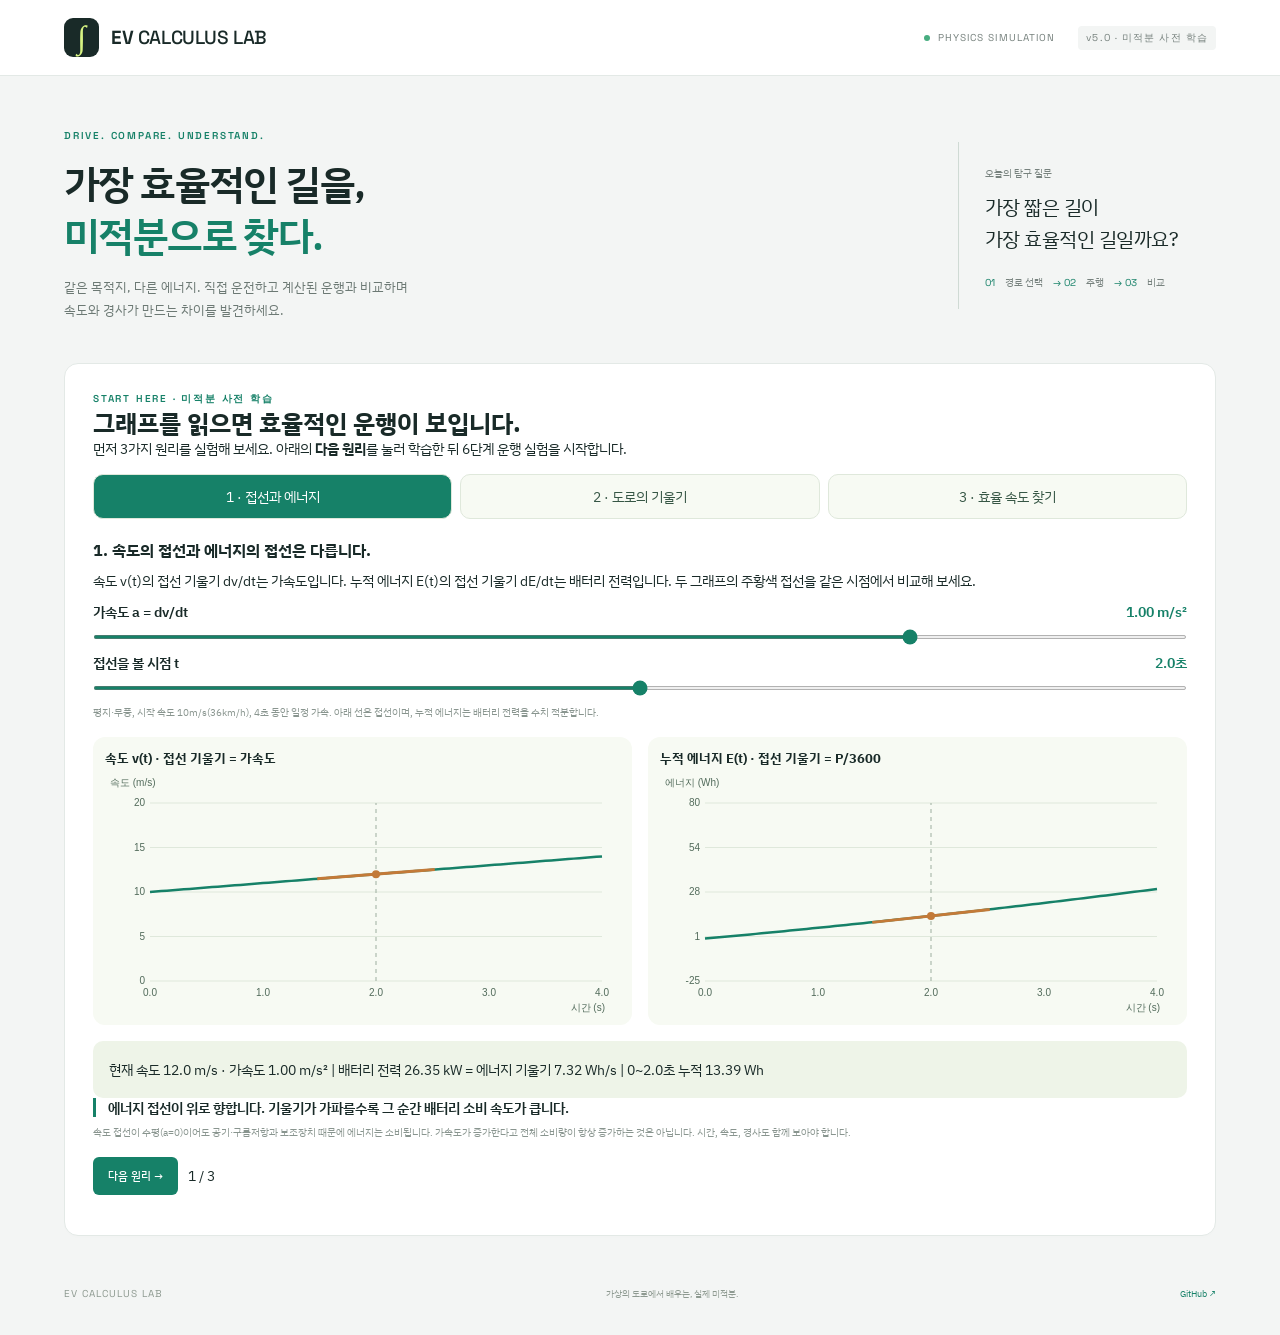
<file: static/index.html>
<!doctype html>
<html lang="ko">
<head><meta charset="utf-8"><meta name="viewport" content="width=device-width,initial-scale=1"><title>EV Calculus Lab v5 · 미적분 학습 후 주행</title><link rel="stylesheet" href="style.css"><script src="engine.js" defer></script><script src="app.js" defer></script></head>
<body>
<header class="topbar"><a class="brand" href="index.html" aria-label="EV Calculus Lab 홈"><span class="brand-icon">∫</span><strong>EV <span>CALCULUS LAB</span></strong></a><div class="top-right"><span class="status-dot"></span> PHYSICS SIMULATION <span class="version">v5.0 · 미적분 사전 학습</span></div></header>
<main>
 <section class="intro"><div><p class="eyebrow">DRIVE. COMPARE. UNDERSTAND.</p><h1>가장 효율적인 길을,<br><em>미적분으로 찾다.</em></h1><p class="subtitle">같은 목적지, 다른 에너지. 직접 운전하고 계산된 운행과 비교하며<br class="desktop"> 속도와 경사가 만드는 차이를 발견하세요.</p></div><div class="intro-note"><span>오늘의 탐구 질문</span><p>가장 짧은 길이<br>가장 효율적인 길일까요?</p><div>01 <span>경로 선택</span> → 02 <span>주행</span> → 03 <span>비교</span></div></div></section>
 <section class="panel prelearn" id="prelearn" aria-labelledby="prelearnHeading"><p class="eyebrow">START HERE · 미적분 사전 학습</p><h2 id="prelearnHeading">그래프를 읽으면 효율적인 운행이 보입니다.</h2><p>먼저 3가지 원리를 실험해 보세요. 아래의 <b>다음 원리</b>를 눌러 학습한 뒤 6단계 운행 실험을 시작합니다.</p><div class="lesson-steps prelearn-tabs"><button id="preTab0" class="active">1 · 접선과 에너지</button><button id="preTab1">2 · 도로의 기울기</button><button id="preTab2">3 · 효율 속도 찾기</button></div><h3 id="preTitle">1. 접선의 기울기는 무엇을 뜻할까요?</h3><p id="preExplanation"></p><div id="slopeControls"><label>가속도 a = dv/dt <output id="accelOut"></output><input id="demoAccel" type="range" min="-2" max="2" value="1" step="0.25"></label><label>접선을 볼 시점 t <output id="demoTimeOut"></output><input id="demoTime" type="range" min="0" max="4" value="2" step="0.1"></label><p class="hint">평지·무풍, 시작 속도 10m/s(36km/h), 4초 동안 일정 가속. 아래 선은 접선이며, 누적 에너지는 배터리 전력을 수치 적분합니다.</p></div><div id="gradeControls" hidden><div class="grade-basics"><p><b>h = 도로의 높이</b> · <b>s = 도로를 따라 이동한 거리</b></p><p>s는 직선 변위가 아니라 실제 지나온 거리입니다. 여기서는 같은 속도로 <b>100m를 10초 동안</b> 달립니다.</p></div><div class="pair-controls"><button id="gradeUphill" class="button secondary">↗ 오르막</button><button id="gradeFlat" class="button secondary">→ 평지</button><button id="gradeDownhill" class="button secondary">↘ 내리막</button></div><label>도로를 100m 이동할 때 높이 변화 <output id="demoGradeOut"></output><input id="demoGrade" type="range" min="-0.12" max="0.12" value="0.04" step="0.01"></label><div id="gradeStory" class="grade-story" aria-live="polite"></div><p class="hint">버튼을 눌러 세 도로를 비교한 뒤 슬라이더로 경사를 바꾸세요. 속도는 모두 36km/h로 고정합니다.</p></div><div id="optimumControls" hidden><div class="grade-basics"><p><b>같은 평지 1km를 달릴 때, 어느 속도가 배터리를 적게 쓸까요?</b></p><p>천천히 달리면 공기저항은 작지만 보조장치를 오래 켭니다. 빠르게 달리면 시간이 짧아지지만 공기저항이 커집니다.</p></div><div class="pair-controls"><button id="speedSlow" class="button secondary">느리게 · 18km/h</button><button id="speedEfficient" class="button secondary">균형 속도 · 약 33km/h</button><button id="speedFast" class="button secondary">빠르게 · 72km/h</button></div><label>일정 주행 속도 <output id="demoVelocityOut"></output><input id="demoVelocity" type="range" min="3" max="20" value="10" step="0.1"></label><div id="speedStory" class="grade-story" aria-live="polite"></div><p class="hint">평지·무풍, 보조전력 700W. 가속과 정차 없이 일정 속도로 달리는 예시입니다.</p></div><div class="prelearn-graphs"><div><h4 id="preGraphLabelA"></h4><canvas id="preGraphA" aria-label="사전 학습의 첫 번째 그래프"></canvas></div><div><h4 id="preGraphLabelB"></h4><canvas id="preGraphB" aria-label="사전 학습의 두 번째 그래프"></canvas></div></div><div id="preNumbers" class="pre-numbers" aria-live="polite"></div><p id="preTakeaway" class="lesson-question"></p><p id="preCaution" class="hint"></p><details id="gradeMath" hidden><summary>이제 미분식으로 연결해 보기</summary><p>높이 변화 ÷ 이동거리 변화가 평균 기울기입니다. 관찰하는 구간을 아주 짧게 줄였을 때의 기울기를 <b>dh/ds</b>라고 씁니다. 현재 예시는 일정한 경사이므로 평균 기울기와 어느 지점의 미분값이 같습니다.</p><p>도로를 따라 잰 거리를 사용하므로 dh/ds = sinθ입니다. 중력에 의한 도로 방향의 힘은 mg × dh/ds입니다. 수평거리로 나누는 일반적인 도로 경사율과 분모가 다릅니다.</p><p>오른쪽 그래프의 높이는 전력(kW), 가로 폭은 시간(초)입니다. <b>직사각형 넓이 = 전력 × 시간</b>이며, 이를 3.6으로 나누면 Wh가 됩니다. 전력이 계속 변할 때 이 넓이를 잘게 나누어 더하는 것이 적분입니다.</p></details><details id="speedMath" hidden><summary>이제 접선과 미분으로 연결해 보기</summary><p>가로축은 속도, 세로축은 같은 1km를 달릴 때 소비하는 에너지입니다. 이 함수가 e(v)입니다. 주황색 접선은 속도를 아주 조금 바꿀 때 소비량이 어느 방향으로 변하는지 보여줍니다.</p><p><b>접선이 오른쪽 아래로 향하면 e′(v)&lt;0:</b> 조금 빨라질 때 소비량이 감소합니다. <b>오른쪽 위로 향하면 e′(v)&gt;0:</b> 조금 빨라질 때 소비량이 증가합니다. <b>접선이 수평이면 e′(v)=0:</b> 이 모델의 최저점입니다.</p><p>e(v) = [(Crr mg + ½ρCdAv²)/η + Paux/v] / 3.6 (Wh/km). 공기저항 항은 v²에 비례하고, 보조장치 항은 1/v에 비례합니다. 도함수는 e′(v) = [ρCdAv/η − Paux/v²] / 3.6 입니다.</p><p>기본 설정의 최소 소비 속도는 v* = ∛(Pauxη / ρCdA), 약 33.4km/h입니다. 이 값은 평지·무풍·일정속도 조건의 참고값입니다.</p></details><div class="pair-controls"><button id="preNext" class="button primary">다음 원리 →</button><span id="preProgress">1 / 3</span></div></section>
 <div id="practiceArea" hidden><p class="practice-banner">v5.0 · 미적분 사전 학습 완료 · 이제 조건을 바꾸며 운행을 실험해 보세요. <button id="reviewMath" class="text-button">사전 학습 다시 보기</button></p>
 <section class="panel curriculum" aria-labelledby="lessonHeading"><div class="section-head"><h2 id="lessonHeading">효율적인 운행을 배우는 6단계</h2><span class="small-tag">관찰 → 실험 → 개선</span></div><p class="hint">한 번에 한 조건만 바꾸어 원인을 확인하세요. 각 단계에서 두 실험을 실행하면 결과를 나란히 정리합니다. 교육용 가상 차량의 실험이며 실제 도로에서는 안전과 교통법규가 우선입니다.</p><div id="lessonSteps" class="lesson-steps" role="group" aria-label="학습 단계 선택"></div><div class="lesson-body"><p id="lessonGoal" class="eyebrow"></p><h3 id="lessonTitle"></h3><p id="lessonReason"></p><p id="lessonTask"></p><div class="pair-controls"><button id="lessonRunA" class="button primary"></button><button id="lessonRunB" class="button secondary"></button><button id="lessonDone" class="text-button">이 단계 학습 완료 ✓</button></div><div id="lessonResults" aria-live="polite"></div><p id="lessonQuestion" class="lesson-question"></p><p id="lessonInterpretation" class="hint"></p><p id="lessonProgress" class="hint"></p></div></section>
 <div class="workspace">
  <aside class="panel settings"><div class="section-head"><h2><span class="section-num">01</span> 실험 설정</h2><span class="small-tag">SI 단위 계산</span></div>
   <fieldset id="settingsFields"><legend class="sr-only">운행 환경 설정</legend>
   <label class="field-label">주행 경로</label><div id="routeChoices" class="route-choices"></div>
   <details class="custom-editor"><summary>＋ 나만의 경로 설계</summary><p class="hint">공통 출발 0m → 중간 정차 8m → 도착 0m. 두 언덕의 높이를 바꿔 보세요.</p><div class="two-fields"><label>길이 (m)<input id="customLength" type="number" min="800" max="2000" step="100" value="1200"></label><label>제한속도 (km/h)<input id="customLimit" type="number" min="30" max="70" value="50"></label><label>첫 언덕 높이 (m)<input id="customPeak1" type="number" min="-20" max="50" value="25"></label><label>두 번째 높이 (m)<input id="customPeak2" type="number" min="-20" max="50" value="20"></label></div><button id="applyCustom" class="button secondary full">경로 적용</button></details>
   <div class="divider"></div><label class="slider-label" for="deadline">도착 제한시간 <output id="deadlineOut">220초 이내</output></label><input id="deadline" type="range" min="80" max="480" step="10" value="220"><p class="hint">모든 경로에 동일하게 적용 · 중간 4초 정차 필수</p>
   <label class="slider-label" for="mass">차량 질량 <output id="massOut">1,700 kg</output></label><input id="mass" type="range" min="900" max="3000" step="100" value="1700">
   <label class="slider-label" for="wind">맞바람 <output id="windOut">0 m/s</output></label><input id="wind" type="range" min="-10" max="15" value="0"><p class="hint">음수는 뒷바람입니다.</p>
   <details><summary>차량·에너지 상세 설정</summary><div class="two-fields"><label>공기저항계수 Cd<input id="cd" type="number" min="0.15" max="0.6" step="0.01" value="0.28"></label><label>전면적 (m²)<input id="area" type="number" min="1.5" max="4" step="0.1" value="2.3"></label><label>구름저항계수<input id="crr" type="number" min="0.005" max="0.03" step="0.001" value="0.010"></label><label>구동 효율<input id="efficiency" type="number" min="0.65" max="0.98" step="0.01" value="0.90"></label><label>회생 효율<input id="regen" type="number" min="0" max="0.9" step="0.05" value="0.65"></label><label>보조전력 (W)<input id="auxiliary" type="number" min="0" max="3000" step="100" value="700"></label></div></details>
   </fieldset>
   <div class="model-note"><span>ƒ</span><p>경사 · 가속도 · 공기저항 · 구름저항<br>회생제동 · 보조전력을 함께 계산합니다.</p></div>
  </aside>
  <section class="main-column">
   <div class="panel simulator"><div class="section-head"><h2><span class="section-num">02</span> 드라이빙 시뮬레이터</h2><span id="modeBadge" class="badge">주행 준비</span></div>
    <div class="sim-info"><span id="routeTitle">언덕 직행</span><span id="routeMeta">1.00 km · 중간 정차 1회</span></div>
    <div class="scene"><canvas id="scene" aria-label="경로 고도와 차량 위치를 보여주는 시뮬레이션"></canvas><div class="scene-label"><span class="status-dot"></span> <span id="sceneStatus">출발 준비 완료</span></div><span class="scene-caption">고도 단면 · 가로/세로 축척은 서로 다릅니다</span></div>
    <div class="telemetry"><div><span>현재 속도</span><strong id="speedValue">0.0 <small>km/h</small></strong></div><div><span>누적 에너지</span><strong id="energyValue">0.0 <small>Wh</small></strong></div><div><span>주행 시간</span><strong id="timeValue">0.0 <small>s</small></strong></div><div><span>도로 경사각</span><strong id="gradeValue">0.0 <small>°</small></strong></div></div>
    <div class="progress-track"><div id="driveProgress"></div></div>
    <div class="driver-controls"><div class="drive-actions"><button id="startDrive" class="button primary">▶ 직접 주행</button><button id="pauseDrive" class="button secondary" disabled>일시정지</button><button id="resetDrive" class="icon-button" aria-label="주행 초기화" title="초기화">↺</button></div><label class="playback-label">재생 <select id="playback"><option value="1">1×</option><option value="4" selected>4×</option><option value="10">10×</option></select></label></div>
    <div class="pedals"><button id="brake" class="pedal brake">↓ 감속 <small>목표 −7.2 km/h</small></button><div class="target-speed"><span>목표 속도</span><strong id="targetValue">36.0</strong><small>km/h</small></div><button id="accelerate" class="pedal accelerate">↑ 가속 <small>목표 +7.2 km/h</small></button></div>
    <p class="hint control-hint">↑ / ↓ 키 또는 버튼으로 목표 속도를 바꾸세요. 25m마다 가감속을 계산합니다.<br>제한속도·출력·정차 보조가 적용되며, 정차 지점에서는 자동으로 4초 기다립니다.</p>
    <div class="quick-try"><span>빠르게 실험하기</span><button data-preset="wave">가속·감속 반복</button><button data-preset="smooth">일정 속도 목표</button><button data-preset="fast">빠른 주행</button></div>
   </div>
   <div class="panel results"><div class="section-head"><h2><span class="section-num">03</span> 운행 비교 & 학습</h2><button id="exportCsv" class="text-button" disabled>CSV 내보내기 ↗</button></div>
    <div id="emptyResult" class="empty-result"><div class="empty-icon">∫</div><h3>한 번의 주행이, 하나의 실험이 됩니다.</h3><p>직접 주행하거나 위의 예시를 선택하면<br>내 운행과 계산된 경로의 차이를 분석합니다.</p></div>
    <div id="resultContent" hidden><section class="pair-comparison"><h3>내 운행과 계산 기준을 동시에 보기</h3><label>비교 대상 <select id="comparisonType"><option value="best">전체 후보 중 최소 에너지 경로</option><option value="same">내 경로에서 계산한 최소 에너지 운행</option></select></label><p id="pairStatus" class="hint"></p><canvas id="pairScene" aria-label="같은 경과 시간에서 사용자와 계산 기준의 고도 경로 및 차량 위치 비교"></canvas><div class="pair-controls"><button id="replayTogether" class="button primary">▶ 동시 재생</button><button id="pausePair" class="button secondary">비교 일시정지</button><span id="pairClock"></span></div><input id="pairSeek" type="range" min="0" max="220" value="0" step="0.1" aria-label="동시 비교 경과 시간"><p class="hint">보라색: 내 운행 · 초록색: 계산 기준. 두 고도 단면은 동일한 거리·고도 축척입니다. 실제 지도가 아닌 가상 경로이며, 계산 기준은 격자 내 최솟값입니다.</p></section><div id="comparisonSummary" class="comparison-summary"></div><div class="comparison-layout"><div id="resultTable"></div><div class="feedback-box"><p class="eyebrow">LEARNING NOTES</p><ul id="feedback"></ul></div></div>
     <div class="chart-tabs" role="group" aria-label="비교 그래프 선택"><button class="active" data-chart="v">속도</button><button data-chart="power">전력</button><button data-chart="energy">누적 에너지</button></div><div class="chart-legend"><span class="legend-user">내 운행</span><span class="legend-best">계산 기준</span><span>공통 축: 경과 시간 (s)</span></div><canvas id="chart" aria-label="내 운행과 계산 기준의 시간별 비교 그래프"></canvas><p id="chartExplanation" class="hint"></p>
     <div class="result-bottom"><button id="replayUser" class="button secondary">내 운행 재생</button><button id="replayBest" class="button secondary">계산 기준 재생</button><span>재생 후 다시 주행하며 개선해 보세요.</span></div>
    </div>
    <p id="busy" class="busy" hidden>경사와 속도 조합을 계산하고 있습니다…</p>
   </div>
  </section>
 </div>
 <section class="panel calculus"><div class="section-head"><h2>주행을 이해하는 세 가지 식</h2><span class="small-tag">CALCULUS, IN MOTION</span></div><div class="formula-grid"><article><span class="formula-num">01 / 미분</span><h3>속도의 변화가 힘을 만든다</h3><div class="equation">a(t) = dv / dt</div><p>같은 속도에 도달하더라도 가속 과정이 다르면 출력과 제동 손실이 달라집니다. 거리 격자에서는 <b>a = (v₁² − v₀²) / 2Δs</b>를 사용합니다.</p></article><article><span class="formula-num">02 / 힘과 전력</span><h3>언덕과 바람도 에너지를 쓴다</h3><div class="equation">P<sub>wheel</sub> = F<sub>total</sub> · v</div><p>F = ma + mg sinθ + Cᵣᵣmg cosθ + ½ρCᴅA(v+w)|v+w|. 배터리 전력에는 구동 효율, 회생 한도와 보조전력을 적용합니다.</p></article><article><span class="formula-num">03 / 적분과 최적화</span><h3>전력을 쌓아 소비량을 구한다</h3><div class="equation">E = ∫ P<sub>battery</sub>(t) dt</div><p>음의 전력은 에너지 회수입니다. 출발·도착 정지, 중간 정차, 출력과 제한시간을 만족하는 후보 중 배터리 에너지가 낮은 운행을 찾습니다.</p></article></div>
 <details class="math-details"><summary>최대 효율 속도는 어떻게 구하나요? · 모델과 한계 보기</summary><div class="math-detail-content"><p>평지·무풍·일정 속도에서는 거리당 에너지 e(v) = (Cᵣᵣmg + ½ρCᴅAv²)/η + Pₐᵤₓ/v 입니다. 이를 미분하면 e′(v) = ρCᴅAv/η − Pₐᵤₓ/v²이며, e′(v)=0에서 <b>v* = ∛(Pₐᵤₓη / ρCᴅA)</b>입니다. 현재 설정의 평지·무풍 참고 속도: <b id="steadySpeed">약 33 km/h</b>. 보조전력이 0이면 양의 유한 최솟값 속도는 없습니다.</p><p>실제 최적화는 이 일정속도 식만 사용하지 않습니다. 거리 25m, 속도 2m/s, 시간 0.5초 격자의 동적 계획법으로 경사와 정차를 반영합니다. 각 구간 시간을 올림하므로 실제 도착시간보다 보수적입니다. 격자 밖의 연속 최적해나 모든 도로의 전역 최적해를 보장하지 않습니다.</p><p>차량은 가상의 교육 모델입니다. 구동 효율은 일정하며 배터리 SOC·온도·타이어 미끄럼·곡선 주행은 모델링하지 않습니다. 회생은 기계 출력 45kW까지, 구동은 85kW까지입니다. 출발·종료 고도는 같고, 지도는 실제 도로가 아닌 고도 단면입니다. 내리막 회생에는 제동이 필요하며 무한한 에너지 회수는 불가능합니다.</p><p>참고: <a href="https://research-hub.nlr.gov/en/publications/fastsim-a-model-to-estimate-vehicle-efficiency-cost-and-performan-2/" target="_blank" rel="noreferrer">Brooker et al., FASTSim (2015)</a>의 힘·전력 기반 모델 구성. 본 프로젝트는 별도로 구현한 단순화 모델이며 FASTSim 검증을 받은 모델은 아닙니다.</p></div></details></section>
 </div><footer><span>EV CALCULUS LAB</span><span>가상의 도로에서 배우는, 실제 미적분.</span><a href="https://github.com/LoggerVibe/vibe-coding" target="_blank" rel="noreferrer">GitHub ↗</a></footer>
</main><div id="toast" class="toast" role="status" aria-live="polite" hidden></div>
</body></html>
</file>
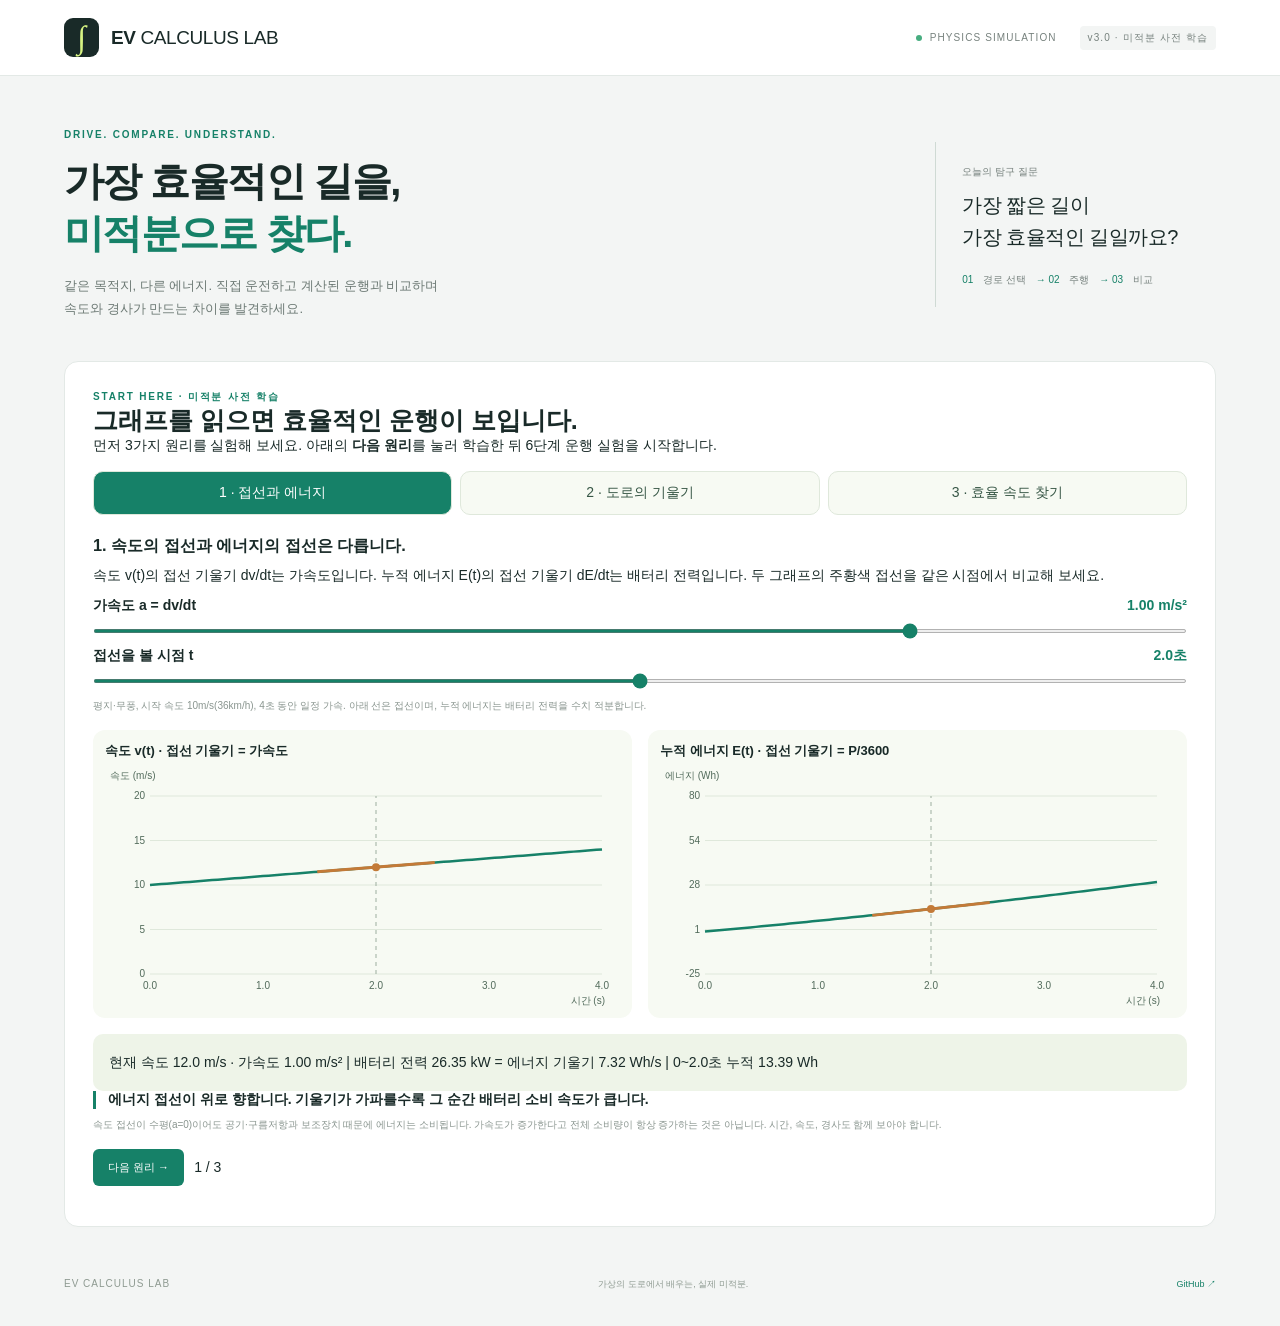
<file: EV-Calculus-Lab-v3-Learning.html>
<!doctype html>
<html lang="ko">
<head><meta charset="utf-8"><meta name="viewport" content="width=device-width,initial-scale=1"><title>EV Calculus Lab v3 · 미적분 학습 후 주행</title><style>:root{--bg:#f3f5f4;--ink:#192a28;--muted:#77827e;--line:#e3e9e6;--green:#168168;--lime:#d7f483;--blue:#687ddb;--font:'IBM Plex Sans KR',Arial,sans-serif}*{box-sizing:border-box}body{margin:0;background:var(--bg);color:var(--ink);font:14px var(--font)}button,input,select{font:inherit}button,summary{cursor:pointer}button:disabled{opacity:.4;cursor:not-allowed}button{transition:background .18s,transform .18s}button:not(:disabled):active{transform:translateY(1px)}a{color:var(--green)}:focus-visible{outline:3px solid #80b6f5;outline-offset:3px}fieldset{border:0;margin:0;padding:0;min-width:0}h1,h2,h3,p{margin:0}button{color:inherit}[hidden]{display:none!important}.topbar{height:76px;background:#fff;border-bottom:1px solid var(--line);padding:0 5%;display:flex;align-items:center;justify-content:space-between}.brand{display:flex;align-items:center;gap:12px;text-decoration:none;color:var(--ink);font-family:'Space Grotesk',sans-serif;letter-spacing:-.4px}.brand-icon{display:grid;place-items:center;width:35px;height:39px;background:var(--ink);color:var(--lime);border-radius:9px;font:32px Georgia}.brand strong{font-size:19px}.brand strong span{font-weight:500}.top-right{display:flex;align-items:center;gap:8px;font:10px 'Space Grotesk',sans-serif;letter-spacing:1.1px;color:var(--muted)}.status-dot{display:inline-block;width:6px;height:6px;border-radius:50%;background:#47ad80}.version{background:var(--bg);border-radius:4px;padding:5px 8px;margin-left:15px}main{max-width:1440px;margin:auto;padding:0 5%}.intro{display:flex;justify-content:space-between;align-items:center;padding:53px 0 40px}.eyebrow{font:10px 'Space Grotesk',sans-serif;letter-spacing:1.8px;color:var(--green);font-weight:600}h1{font-size:40px;line-height:1.3;font-weight:600;letter-spacing:-1.6px;margin:15px 0}h1 em{font-style:normal;color:var(--green)}.subtitle{color:#6c7974;line-height:1.8;font-size:13px}.intro-note{padding:20px 26px;border-left:1px solid #cfdad4;margin-right:12px}.intro-note>span{font-size:10px;color:var(--muted)}.intro-note>p{font-size:20px;line-height:1.6;letter-spacing:-.5px;margin:10px 0 20px}.intro-note>div{font:10px 'Space Grotesk',sans-serif;color:var(--green)}.intro-note>div>span{font-family:var(--font);color:var(--muted);margin:0 7px}.workspace{display:grid;grid-template-columns:300px minmax(0,1fr);gap:22px;align-items:start}.panel{background:#fff;border:1px solid var(--line);border-radius:14px;box-shadow:0 2px 3px #203b2c02}.settings{padding:22px;position:sticky;top:18px}.section-head{display:flex;align-items:center;justify-content:space-between;gap:8px;margin-bottom:22px}.section-head h2{font-size:14px;font-weight:600;letter-spacing:-.3px;display:flex;align-items:center;gap:9px}.section-num{font:10px 'Space Grotesk',sans-serif;color:var(--green);background:#edf6f1;border:1px solid #e2ede7;border-radius:5px;padding:4px 5px}.small-tag{font-size:9px;color:#87948e}.field-label{font-size:11px;display:block;color:#66766e;margin-bottom:10px}.route-choices{display:grid;gap:7px}.route-card{display:flex;align-items:center;text-align:left;gap:11px;background:#fff;border:1px solid var(--line);border-radius:8px;padding:12px 10px;width:100%}.route-card.active{border-color:var(--green);background:#f0f7f3;box-shadow:0 0 0 1px #16816814}.route-icon{width:32px;height:32px;display:grid;place-items:center;border-radius:7px;background:#f2f5f3;color:var(--green);font-size:20px}.route-card.active .route-icon{background:#dfeee6}.route-card strong{font-size:12px;font-weight:500;display:block}.route-card small{font-size:9px;color:var(--muted);display:block;margin-top:3px}.route-distance{margin-left:auto;font:11px 'Space Grotesk',sans-serif;white-space:nowrap}details{font-size:11px;margin-top:18px}summary{color:#677a70;font-weight:500;line-height:1.6}details[open]>summary{margin-bottom:12px}.hint{color:#89958f;font-size:10px;line-height:1.7;margin:7px 0 16px}.divider{height:1px;background:var(--line);margin:21px 0}.slider-label{display:flex;align-items:center;justify-content:space-between;font-size:11px;margin-top:21px}.slider-label output{font:11px 'Space Grotesk',var(--font);color:var(--green);font-weight:600}input[type=range]{width:100%;height:4px;accent-color:var(--green);margin:17px 0 7px;cursor:pointer}.two-fields{display:grid;grid-template-columns:1fr 1fr;gap:11px}.two-fields label{font-size:10px;color:#677a70}input[type=number]{display:block;width:100%;padding:7px 8px;background:#f8faf9;border:1px solid var(--line);border-radius:5px;margin-top:6px;color:var(--ink)}.full{width:100%;margin-top:12px}.model-note{display:flex;gap:12px;padding:13px;background:#f5f7f4;border-radius:7px;margin-top:22px}.model-note>span{color:var(--green);font:25px Georgia}.model-note>p{font-size:9px;color:#7e8c83;line-height:1.9}.main-column{display:grid;gap:22px;min-width:0}.simulator,.results{padding:22px 26px}.badge{font-size:10px;background:#f1f6f2;color:var(--green);border:1px solid #e0ebe3;padding:5px 10px;border-radius:20px}.sim-info{display:flex;justify-content:space-between;margin:0 0 12px}.sim-info>span:first-child{font-size:12px}.sim-info>span:last-child{font-size:10px;color:var(--muted)}.scene{height:245px;background:#f2f6f0;position:relative;border-radius:10px;overflow:hidden}.scene canvas{width:100%;height:100%}.scene-label{position:absolute;top:16px;left:18px;font-size:10px;display:flex;gap:7px;align-items:center;color:#718578}.scene-caption{position:absolute;bottom:10px;right:15px;font-size:8px;color:#90a18d}.telemetry{display:grid;grid-template-columns:repeat(4,1fr);padding:23px 0 21px}.telemetry>div{border-right:1px solid var(--line);padding-left:20px}.telemetry>div:first-child{padding-left:0}.telemetry>div:last-child{border:0}.telemetry span{display:block;font-size:9px;color:var(--muted);margin-bottom:6px}.telemetry strong{font:26px 'Space Grotesk',sans-serif;letter-spacing:-1px}.telemetry small{font:10px 'Space Grotesk',sans-serif;color:#8d9692;letter-spacing:0}.progress-track{height:3px;border-radius:3px;background:#edf2ef;overflow:hidden}.progress-track>div{height:100%;width:0;background:var(--green);transition:width .1s}.driver-controls{display:flex;align-items:center;justify-content:space-between;padding:18px 0}.drive-actions{display:flex;gap:7px}.button{border-radius:6px;padding:10px 14px;font-size:11px;border:1px solid transparent;font-weight:500}.primary{background:var(--green);color:#fff}.primary:hover{background:#10634f}.secondary{background:#fff;border-color:var(--line)}.secondary:hover{background:#f1f6f3}.icon-button{font-size:22px;border:0;background:none;padding:0 10px;color:#7b8c81}.playback-label{font-size:10px;color:var(--muted)}select{border:1px solid var(--line);background:#fff;border-radius:4px;font-size:10px;padding:5px;color:var(--ink);margin-left:5px}.pedals{display:grid;grid-template-columns:1fr 120px 1fr;gap:10px;background:#f7f9f7;border-radius:9px;padding:11px}.pedal{border:1px solid #dde5df;border-radius:6px;background:white;font-size:12px;padding:12px}.pedal small{display:block;font-size:8px;color:#8b978e;margin-top:4px}.pedal.accelerate{background:#e7f0dd;border-color:#d9e8cc}.pedal:hover{border-color:var(--green)}.target-speed{text-align:center;display:flex;align-items:baseline;justify-content:center;flex-wrap:wrap;gap:4px}.target-speed>span{width:100%;font-size:9px;color:#7a887e}.target-speed>strong{font:25px 'Space Grotesk',sans-serif}.target-speed>small{font-size:9px;color:var(--muted)}.control-hint{text-align:center;font-size:9px;margin:11px 0 17px}.quick-try{display:flex;align-items:center;gap:8px;padding-top:15px;border-top:1px solid var(--line)}.quick-try>span{font-size:9px;color:var(--muted);margin-right:auto}.quick-try>button{font-size:9px;background:#f6f8f6;border:1px solid #e5ebe5;border-radius:20px;padding:6px 10px}.quick-try>button:hover{background:#e5efe6}.text-button{background:none;border:0;font-size:10px;color:var(--green)}.empty-result{text-align:center;padding:12px 0 26px}.empty-icon{font:30px Georgia;color:#9ab0a0;margin:0 auto 12px}.empty-result h3{font-size:13px;font-weight:500;color:#6c7f73}.empty-result p{font-size:10px;color:#96a299;line-height:1.8;margin-top:9px}.busy{padding:22px;text-align:center;color:var(--green);font-size:12px}.comparison-summary{background:#eff6ed;border:1px solid #e0ecdd;border-radius:8px;padding:18px;margin-bottom:18px}.comparison-summary>strong{font:28px 'Space Grotesk',var(--font);color:var(--green);margin-right:10px}.comparison-summary p{font-size:10px;color:#70826f;line-height:1.7;margin-top:5px}.comparison-summary .warning{font:16px var(--font);color:#9b6726}.comparison-layout{display:grid;grid-template-columns:1fr 1fr;gap:20px}table{width:100%;border-collapse:collapse;font-size:10px}th{font-size:9px;color:var(--muted);font-weight:400;text-align:right;padding:8px 4px;border-bottom:1px solid var(--line)}td{text-align:right;padding:10px 4px;border-bottom:1px solid #f0f3f0}th:first-child,td:first-child{text-align:left}tr.mine{color:var(--blue)}tr.best{color:var(--green);font-weight:600}.feedback-box{background:#f8faf7;padding:15px;border-radius:8px}.feedback-box .eyebrow{font-size:8px}.feedback-box ul{font-size:10px;color:#71816f;padding-left:14px;line-height:1.75;margin:9px 0 0}.feedback-box li+li{margin-top:7px}.chart-tabs{display:flex;gap:20px;border-bottom:1px solid var(--line);margin-top:22px}.chart-tabs button{background:transparent;border:0;border-bottom:2px solid transparent;font-size:10px;color:var(--muted);padding:10px 2px}.chart-tabs button.active{color:var(--green);border-bottom-color:var(--green)}.chart-legend{display:flex;gap:16px;font-size:9px;color:var(--muted);margin:14px 0 0}.legend-user:before,.legend-best:before{content:'';display:inline-block;width:15px;height:2px;margin:0 5px 3px 0;background:var(--blue)}.legend-best:before{background:var(--green)}.chart-legend>span:last-child{margin-left:auto;font-size:8px}#chart{width:100%;height:210px;display:block}.result-bottom{display:flex;gap:8px;align-items:center;border-top:1px solid var(--line);padding-top:14px}.result-bottom>span{font-size:9px;color:var(--muted);margin-left:auto}.calculus{padding:26px;margin-top:25px}.formula-grid{display:grid;grid-template-columns:repeat(3,1fr)}.formula-grid>article{padding:0 25px;border-right:1px solid var(--line)}.formula-grid>article:first-child{padding-left:0}.formula-grid>article:last-child{border:0;padding-right:0}.formula-num{font-size:9px;color:var(--green)}.formula-grid h3{font-size:13px;margin:10px 0;font-weight:500}.equation{font:22px Georgia,serif;letter-spacing:.3px;color:#265c46;margin:17px 0}.equation sub{font-size:11px}.formula-grid p{font-size:10px;color:#859088;line-height:1.9}.formula-grid p b{font-weight:500;color:#647c69}.math-details{margin-top:24px;border-top:1px solid var(--line);padding-top:17px}.math-detail-content{font-size:11px;line-height:1.9;color:#738177}.math-detail-content p{margin:12px 0}footer{display:flex;justify-content:space-between;padding:27px 0 35px;color:#8e9a91;font-size:9px}footer>span:first-child{font:10px 'Space Grotesk',sans-serif;letter-spacing:1px}footer a{text-decoration:none}.toast{position:fixed;bottom:24px;left:50%;transform:translateX(-50%);background:#233f31;color:white;padding:13px 24px;border-radius:9px;box-shadow:0 5px 30px #0002;z-index:100;max-width:90vw;font-size:12px}.sr-only{position:absolute;width:1px;height:1px;overflow:hidden;clip:rect(0,0,0,0)}
@media(min-width:1500px){main{padding:0 40px}}@media(max-width:1050px){main{padding:0 3%}.workspace{grid-template-columns:260px minmax(0,1fr);gap:16px}.settings{padding:17px}.simulator,.results{padding:20px}.telemetry strong{font-size:22px}.telemetry>div{padding-left:12px}.comparison-layout{grid-template-columns:1fr}.quick-try{flex-wrap:wrap}.quick-try>span{width:100%}.result-bottom{flex-wrap:wrap}.result-bottom>span{width:100%;margin:0}.intro-note{margin:0;padding:15px}.intro-note>p{font-size:17px}}
@media(max-width:760px){.topbar{height:64px;padding:0 5%}.brand strong{font-size:15px}.top-right{font-size:0}.version{font-size:9px;margin-left:3px}.intro{padding:30px 0}.intro-note{display:none}h1{font-size:32px}.subtitle{font-size:12px}.workspace{grid-template-columns:1fr}.settings{position:static}.route-choices{grid-template-columns:repeat(3,1fr)}.route-card{display:block;padding:10px}.route-icon{display:none}.route-card small{font-size:8px}.route-distance{display:block;margin-top:6px}.settings .model-note{display:none}.scene{height:225px}.simulator,.results{padding:17px}.telemetry{padding:19px 0}.telemetry strong{font-size:21px}.telemetry small{font-size:8px}.telemetry>div{padding-left:9px}.telemetry span{font-size:8px}.quick-try>span{width:auto}.quick-try{gap:6px}.quick-try>button{font-size:8px;padding:6px 7px}.formula-grid{grid-template-columns:1fr;gap:22px}.formula-grid>article{border:0;border-bottom:1px solid var(--line);padding:0 0 20px!important}.formula-grid>article:last-child{padding:0!important}.calculus{padding:20px}.formula-grid p{font-size:11px}.intro br.desktop{display:none}footer>span:nth-child(2){display:none}.pedals{grid-template-columns:1fr 85px 1fr}.pedal{padding:11px 5px}.comparison-layout{gap:12px}.section-head{margin-bottom:18px}.small-tag{font-size:8px}}

.pair-comparison{padding:18px 0;border-bottom:1px solid #dfe8db;margin-bottom:20px}.pair-comparison h3{margin-top:0}.pair-comparison select{max-width:100%;padding:8px;border:1px solid #c6d3bf;border-radius:8px;background:white}#pairScene{width:100%;height:340px;background:#f7faf3;border-radius:12px;display:block}.pair-controls{display:flex;gap:10px;flex-wrap:wrap;align-items:center;margin:12px 0}#pairClock{font-variant-numeric:tabular-nums}#pairSeek{width:100%}

.curriculum{margin-bottom:24px;padding:24px}.lesson-steps{display:grid;grid-template-columns:repeat(6,minmax(0,1fr));gap:8px;margin:16px 0}.lesson-steps button{border:1px solid #dfe8db;background:#f7faf3;border-radius:10px;padding:12px 6px;cursor:pointer;color:#365645}.lesson-steps button.active{background:#168168;color:white}.lesson-body{background:#f7faf3;border-radius:12px;padding:20px}.lesson-body h3{margin:8px 0}.lesson-question{font-weight:600;border-left:3px solid #168168;padding-left:12px}.lesson-results-table{width:100%;border-collapse:collapse;font-size:13px}.lesson-results-table th,.lesson-results-table td{padding:8px;border-bottom:1px solid #dfe8db;text-align:left}@media(max-width:650px){.lesson-steps{grid-template-columns:repeat(3,minmax(0,1fr))}.curriculum{padding:16px}.lesson-body{padding:14px}}

[hidden]{display:none!important}.prelearn{padding:28px;margin-bottom:24px}.prelearn h2{font-size:25px}.prelearn h3{margin:20px 0 10px}.prelearn-tabs{grid-template-columns:repeat(3,minmax(0,1fr))}.prelearn label{display:block;margin:12px 0;font-weight:600}.prelearn input[type=range]{display:block;width:100%;margin:14px 0}.prelearn output{float:right;color:#168168}.prelearn-graphs{display:grid;grid-template-columns:1fr 1fr;gap:16px}.prelearn-graphs>div{background:#f7faf3;border-radius:12px;padding:12px}.prelearn-graphs h4{margin:0 0 6px;font-size:13px}.prelearn canvas{width:100%;height:240px;display:block}.pre-numbers{background:#eef4e8;padding:16px;border-radius:10px;line-height:1.8;margin-top:16px}.practice-banner{padding:16px;background:#eef4e8;border-radius:12px;margin-bottom:20px}@media(max-width:650px){.prelearn{padding:16px}.prelearn-graphs{grid-template-columns:1fr}.prelearn-tabs button{font-size:12px}.prelearn output{float:none;margin-left:10px}}</style></head>
<body>
<header class="topbar"><a class="brand" href="#" aria-label="EV Calculus Lab 홈"><span class="brand-icon">∫</span><strong>EV <span>CALCULUS LAB</span></strong></a><div class="top-right"><span class="status-dot"></span> PHYSICS SIMULATION <span class="version">v3.0 · 미적분 사전 학습</span></div></header>
<main>
 <section class="intro"><div><p class="eyebrow">DRIVE. COMPARE. UNDERSTAND.</p><h1>가장 효율적인 길을,<br><em>미적분으로 찾다.</em></h1><p class="subtitle">같은 목적지, 다른 에너지. 직접 운전하고 계산된 운행과 비교하며<br class="desktop"> 속도와 경사가 만드는 차이를 발견하세요.</p></div><div class="intro-note"><span>오늘의 탐구 질문</span><p>가장 짧은 길이<br>가장 효율적인 길일까요?</p><div>01 <span>경로 선택</span> → 02 <span>주행</span> → 03 <span>비교</span></div></div></section>
 <section class="panel prelearn" id="prelearn" aria-labelledby="prelearnHeading"><p class="eyebrow">START HERE · 미적분 사전 학습</p><h2 id="prelearnHeading">그래프를 읽으면 효율적인 운행이 보입니다.</h2><p>먼저 3가지 원리를 실험해 보세요. 아래의 <b>다음 원리</b>를 눌러 학습한 뒤 6단계 운행 실험을 시작합니다.</p><div class="lesson-steps prelearn-tabs"><button id="preTab0" class="active">1 · 접선과 에너지</button><button id="preTab1">2 · 도로의 기울기</button><button id="preTab2">3 · 효율 속도 찾기</button></div><h3 id="preTitle">1. 접선의 기울기는 무엇을 뜻할까요?</h3><p id="preExplanation"></p><div id="slopeControls"><label>가속도 a = dv/dt <output id="accelOut"></output><input id="demoAccel" type="range" min="-2" max="2" value="1" step="0.25"></label><label>접선을 볼 시점 t <output id="demoTimeOut"></output><input id="demoTime" type="range" min="0" max="4" value="2" step="0.1"></label><p class="hint">평지·무풍, 시작 속도 10m/s(36km/h), 4초 동안 일정 가속. 아래 선은 접선이며, 누적 에너지는 배터리 전력을 수치 적분합니다.</p></div><div id="gradeControls" hidden><label>도로 기울기 dh/ds <output id="demoGradeOut"></output><input id="demoGrade" type="range" min="-0.12" max="0.12" value="0.04" step="0.01"></label><p class="hint">호 길이 s를 따라 일정한 경사로 200m 이동. 속도 10m/s, 시간 20초로 고정해 경사만 비교합니다.</p></div><div id="optimumControls" hidden><label>일정 주행 속도 v <output id="demoVelocityOut"></output><input id="demoVelocity" type="range" min="3" max="20" value="10" step="0.1"></label><p class="hint">평지·무풍·일정속도, 보조전력 700W. 이 식은 정차·언덕이 포함된 전체 경로 최적화와 별도의 참고 실험입니다.</p></div><div class="prelearn-graphs"><div><h4 id="preGraphLabelA"></h4><canvas id="preGraphA" aria-label="사전 학습의 첫 번째 그래프"></canvas></div><div><h4 id="preGraphLabelB"></h4><canvas id="preGraphB" aria-label="사전 학습의 두 번째 그래프"></canvas></div></div><div id="preNumbers" class="pre-numbers" aria-live="polite"></div><p id="preTakeaway" class="lesson-question"></p><p id="preCaution" class="hint"></p><div class="pair-controls"><button id="preNext" class="button primary">다음 원리 →</button><span id="preProgress">1 / 3</span></div></section>
 <div id="practiceArea" hidden><p class="practice-banner">v3.0 · 미적분 사전 학습 완료 · 이제 조건을 바꾸며 운행을 실험해 보세요. <button id="reviewMath" class="text-button">사전 학습 다시 보기</button></p>
 <section class="panel curriculum" aria-labelledby="lessonHeading"><div class="section-head"><h2 id="lessonHeading">효율적인 운행을 배우는 6단계</h2><span class="small-tag">관찰 → 실험 → 개선</span></div><p class="hint">한 번에 한 조건만 바꾸어 원인을 확인하세요. 각 단계에서 두 실험을 실행하면 결과를 나란히 정리합니다. 교육용 가상 차량의 실험이며 실제 도로에서는 안전과 교통법규가 우선입니다.</p><div id="lessonSteps" class="lesson-steps" role="group" aria-label="학습 단계 선택"></div><div class="lesson-body"><p id="lessonGoal" class="eyebrow"></p><h3 id="lessonTitle"></h3><p id="lessonReason"></p><p id="lessonTask"></p><div class="pair-controls"><button id="lessonRunA" class="button primary"></button><button id="lessonRunB" class="button secondary"></button><button id="lessonDone" class="text-button">이 단계 학습 완료 ✓</button></div><div id="lessonResults" aria-live="polite"></div><p id="lessonQuestion" class="lesson-question"></p><p id="lessonInterpretation" class="hint"></p><p id="lessonProgress" class="hint"></p></div></section>
 <div class="workspace">
  <aside class="panel settings"><div class="section-head"><h2><span class="section-num">01</span> 실험 설정</h2><span class="small-tag">SI 단위 계산</span></div>
   <fieldset id="settingsFields"><legend class="sr-only">운행 환경 설정</legend>
   <label class="field-label">주행 경로</label><div id="routeChoices" class="route-choices"></div>
   <details class="custom-editor"><summary>＋ 나만의 경로 설계</summary><p class="hint">공통 출발 0m → 중간 정차 8m → 도착 0m. 두 언덕의 높이를 바꿔 보세요.</p><div class="two-fields"><label>길이 (m)<input id="customLength" type="number" min="800" max="2000" step="100" value="1200"></label><label>제한속도 (km/h)<input id="customLimit" type="number" min="30" max="70" value="50"></label><label>첫 언덕 높이 (m)<input id="customPeak1" type="number" min="-20" max="50" value="25"></label><label>두 번째 높이 (m)<input id="customPeak2" type="number" min="-20" max="50" value="20"></label></div><button id="applyCustom" class="button secondary full">경로 적용</button></details>
   <div class="divider"></div><label class="slider-label" for="deadline">도착 제한시간 <output id="deadlineOut">220초 이내</output></label><input id="deadline" type="range" min="80" max="480" step="10" value="220"><p class="hint">모든 경로에 동일하게 적용 · 중간 4초 정차 필수</p>
   <label class="slider-label" for="mass">차량 질량 <output id="massOut">1,700 kg</output></label><input id="mass" type="range" min="900" max="3000" step="100" value="1700">
   <label class="slider-label" for="wind">맞바람 <output id="windOut">0 m/s</output></label><input id="wind" type="range" min="-10" max="15" value="0"><p class="hint">음수는 뒷바람입니다.</p>
   <details><summary>차량·에너지 상세 설정</summary><div class="two-fields"><label>공기저항계수 Cd<input id="cd" type="number" min="0.15" max="0.6" step="0.01" value="0.28"></label><label>전면적 (m²)<input id="area" type="number" min="1.5" max="4" step="0.1" value="2.3"></label><label>구름저항계수<input id="crr" type="number" min="0.005" max="0.03" step="0.001" value="0.010"></label><label>구동 효율<input id="efficiency" type="number" min="0.65" max="0.98" step="0.01" value="0.90"></label><label>회생 효율<input id="regen" type="number" min="0" max="0.9" step="0.05" value="0.65"></label><label>보조전력 (W)<input id="auxiliary" type="number" min="0" max="3000" step="100" value="700"></label></div></details>
   </fieldset>
   <div class="model-note"><span>ƒ</span><p>경사 · 가속도 · 공기저항 · 구름저항<br>회생제동 · 보조전력을 함께 계산합니다.</p></div>
  </aside>
  <section class="main-column">
   <div class="panel simulator"><div class="section-head"><h2><span class="section-num">02</span> 드라이빙 시뮬레이터</h2><span id="modeBadge" class="badge">주행 준비</span></div>
    <div class="sim-info"><span id="routeTitle">언덕 직행</span><span id="routeMeta">1.00 km · 중간 정차 1회</span></div>
    <div class="scene"><canvas id="scene" aria-label="경로 고도와 차량 위치를 보여주는 시뮬레이션"></canvas><div class="scene-label"><span class="status-dot"></span> <span id="sceneStatus">출발 준비 완료</span></div><span class="scene-caption">고도 단면 · 가로/세로 축척은 서로 다릅니다</span></div>
    <div class="telemetry"><div><span>현재 속도</span><strong id="speedValue">0.0 <small>km/h</small></strong></div><div><span>누적 에너지</span><strong id="energyValue">0.0 <small>Wh</small></strong></div><div><span>주행 시간</span><strong id="timeValue">0.0 <small>s</small></strong></div><div><span>도로 경사각</span><strong id="gradeValue">0.0 <small>°</small></strong></div></div>
    <div class="progress-track"><div id="driveProgress"></div></div>
    <div class="driver-controls"><div class="drive-actions"><button id="startDrive" class="button primary">▶ 직접 주행</button><button id="pauseDrive" class="button secondary" disabled>일시정지</button><button id="resetDrive" class="icon-button" aria-label="주행 초기화" title="초기화">↺</button></div><label class="playback-label">재생 <select id="playback"><option value="1">1×</option><option value="4" selected>4×</option><option value="10">10×</option></select></label></div>
    <div class="pedals"><button id="brake" class="pedal brake">↓ 감속 <small>목표 −7.2 km/h</small></button><div class="target-speed"><span>목표 속도</span><strong id="targetValue">36.0</strong><small>km/h</small></div><button id="accelerate" class="pedal accelerate">↑ 가속 <small>목표 +7.2 km/h</small></button></div>
    <p class="hint control-hint">↑ / ↓ 키 또는 버튼으로 목표 속도를 바꾸세요. 25m마다 가감속을 계산합니다.<br>제한속도·출력·정차 보조가 적용되며, 정차 지점에서는 자동으로 4초 기다립니다.</p>
    <div class="quick-try"><span>빠르게 실험하기</span><button data-preset="wave">가속·감속 반복</button><button data-preset="smooth">일정 속도 목표</button><button data-preset="fast">빠른 주행</button></div>
   </div>
   <div class="panel results"><div class="section-head"><h2><span class="section-num">03</span> 운행 비교 & 학습</h2><button id="exportCsv" class="text-button" disabled>CSV 내보내기 ↗</button></div>
    <div id="emptyResult" class="empty-result"><div class="empty-icon">∫</div><h3>한 번의 주행이, 하나의 실험이 됩니다.</h3><p>직접 주행하거나 위의 예시를 선택하면<br>내 운행과 계산된 경로의 차이를 분석합니다.</p></div>
    <div id="resultContent" hidden><section class="pair-comparison"><h3>내 운행과 계산 기준을 동시에 보기</h3><label>비교 대상 <select id="comparisonType"><option value="best">전체 후보 중 최소 에너지 경로</option><option value="same">내 경로에서 계산한 최소 에너지 운행</option></select></label><p id="pairStatus" class="hint"></p><canvas id="pairScene" aria-label="같은 경과 시간에서 사용자와 계산 기준의 고도 경로 및 차량 위치 비교"></canvas><div class="pair-controls"><button id="replayTogether" class="button primary">▶ 동시 재생</button><button id="pausePair" class="button secondary">비교 일시정지</button><span id="pairClock"></span></div><input id="pairSeek" type="range" min="0" max="220" value="0" step="0.1" aria-label="동시 비교 경과 시간"><p class="hint">보라색: 내 운행 · 초록색: 계산 기준. 두 고도 단면은 동일한 거리·고도 축척입니다. 실제 지도가 아닌 가상 경로이며, 계산 기준은 격자 내 최솟값입니다.</p></section><div id="comparisonSummary" class="comparison-summary"></div><div class="comparison-layout"><div id="resultTable"></div><div class="feedback-box"><p class="eyebrow">LEARNING NOTES</p><ul id="feedback"></ul></div></div>
     <div class="chart-tabs" role="group" aria-label="비교 그래프 선택"><button class="active" data-chart="v">속도</button><button data-chart="power">전력</button><button data-chart="energy">누적 에너지</button></div><div class="chart-legend"><span class="legend-user">내 운행</span><span class="legend-best">계산 기준</span><span>공통 축: 경과 시간 (s)</span></div><canvas id="chart" aria-label="내 운행과 계산 기준의 시간별 비교 그래프"></canvas><p id="chartExplanation" class="hint"></p>
     <div class="result-bottom"><button id="replayUser" class="button secondary">내 운행 재생</button><button id="replayBest" class="button secondary">계산 기준 재생</button><span>재생 후 다시 주행하며 개선해 보세요.</span></div>
    </div>
    <p id="busy" class="busy" hidden>경사와 속도 조합을 계산하고 있습니다…</p>
   </div>
  </section>
 </div>
 <section class="panel calculus"><div class="section-head"><h2>주행을 이해하는 세 가지 식</h2><span class="small-tag">CALCULUS, IN MOTION</span></div><div class="formula-grid"><article><span class="formula-num">01 / 미분</span><h3>속도의 변화가 힘을 만든다</h3><div class="equation">a(t) = dv / dt</div><p>같은 속도에 도달하더라도 가속 과정이 다르면 출력과 제동 손실이 달라집니다. 거리 격자에서는 <b>a = (v₁² − v₀²) / 2Δs</b>를 사용합니다.</p></article><article><span class="formula-num">02 / 힘과 전력</span><h3>언덕과 바람도 에너지를 쓴다</h3><div class="equation">P<sub>wheel</sub> = F<sub>total</sub> · v</div><p>F = ma + mg sinθ + Cᵣᵣmg cosθ + ½ρCᴅA(v+w)|v+w|. 배터리 전력에는 구동 효율, 회생 한도와 보조전력을 적용합니다.</p></article><article><span class="formula-num">03 / 적분과 최적화</span><h3>전력을 쌓아 소비량을 구한다</h3><div class="equation">E = ∫ P<sub>battery</sub>(t) dt</div><p>음의 전력은 에너지 회수입니다. 출발·도착 정지, 중간 정차, 출력과 제한시간을 만족하는 후보 중 배터리 에너지가 낮은 운행을 찾습니다.</p></article></div>
 <details class="math-details"><summary>최대 효율 속도는 어떻게 구하나요? · 모델과 한계 보기</summary><div class="math-detail-content"><p>평지·무풍·일정 속도에서는 거리당 에너지 e(v) = (Cᵣᵣmg + ½ρCᴅAv²)/η + Pₐᵤₓ/v 입니다. 이를 미분하면 e′(v) = ρCᴅAv/η − Pₐᵤₓ/v²이며, e′(v)=0에서 <b>v* = ∛(Pₐᵤₓη / ρCᴅA)</b>입니다. 현재 설정의 평지·무풍 참고 속도: <b id="steadySpeed">약 33 km/h</b>. 보조전력이 0이면 양의 유한 최솟값 속도는 없습니다.</p><p>실제 최적화는 이 일정속도 식만 사용하지 않습니다. 거리 25m, 속도 2m/s, 시간 0.5초 격자의 동적 계획법으로 경사와 정차를 반영합니다. 각 구간 시간을 올림하므로 실제 도착시간보다 보수적입니다. 격자 밖의 연속 최적해나 모든 도로의 전역 최적해를 보장하지 않습니다.</p><p>차량은 가상의 교육 모델입니다. 구동 효율은 일정하며 배터리 SOC·온도·타이어 미끄럼·곡선 주행은 모델링하지 않습니다. 회생은 기계 출력 45kW까지, 구동은 85kW까지입니다. 출발·종료 고도는 같고, 지도는 실제 도로가 아닌 고도 단면입니다. 내리막 회생에는 제동이 필요하며 무한한 에너지 회수는 불가능합니다.</p><p>참고: <a href="https://research-hub.nlr.gov/en/publications/fastsim-a-model-to-estimate-vehicle-efficiency-cost-and-performan-2/" target="_blank" rel="noreferrer">Brooker et al., FASTSim (2015)</a>의 힘·전력 기반 모델 구성. 본 프로젝트는 별도로 구현한 단순화 모델이며 FASTSim 검증을 받은 모델은 아닙니다.</p></div></details></section>
 </div><footer><span>EV CALCULUS LAB</span><span>가상의 도로에서 배우는, 실제 미적분.</span><a href="https://github.com/LoggerVibe/vibe-coding" target="_blank" rel="noreferrer">GitHub ↗</a></footer>
</main><div id="toast" class="toast" role="status" aria-live="polite" hidden></div>
<script>'use strict';
// Browser counterpart of physics.py/model.py. No network or packages required.
const EVEngine=(()=>{
 const defaults={mass:1700,cd:.28,area:2.3,crr:.01,efficiency:.9,regen:.65,auxiliary:700,wind:0};
 const bounds={mass:[900,3000],cd:[.15,.6],area:[1.5,4],crr:[.005,.03],efficiency:[.65,.98],regen:[0,.9],auxiliary:[0,3000],wind:[-10,15]};
 function vehicle(input={}){const c={...defaults,...input};for(const k in bounds)if(!Number.isFinite(c[k])||c[k]<bounds[k][0]||c[k]>bounds[k][1])throw Error(k+' 설정 범위를 확인하세요.');return c;}
 function route(id,label,length,p1,p2,limit){const n=length/25,knots=[0,p1,8,p2,0];return {id,label,length,s:Array.from({length:n+1},(_,i)=>i*25),h:Array.from({length:n+1},(_,i)=>{const u=i/n*4,j=Math.min(3,Math.floor(u));return knots[j]+(knots[j+1]-knots[j])*(u-j);}),limits:Array(n).fill(limit/3.6),stops:[n/2],stop_seconds:4,description:{ridge:'짧지만 가파른 언덕',river:'완만한 강변 우회로',city:'낮은 제한속도의 도심길',custom:'직접 설계한 경사'}[id]};}
 function routes(custom){const rs=[route('ridge','언덕 직행',1000,38,32,60),route('river','강변 우회',1400,12,10,60),route('city','도심 연결',1200,19,16,40)];if(custom){const {length,peak1,peak2,limit}=custom;if(![length,peak1,peak2,limit].every(Number.isFinite)||length%100||length<800||length>2000||Math.min(peak1,peak2)<-20||Math.max(peak1,peak2)>50||limit<30||limit>70)throw Error('경로 설정 범위를 확인하세요.');rs.push(route('custom','나의 설계',length,peak1,peak2,limit));}return rs;}
 function forces(v,a,g,c){const rel=v+c.wind;return {inertia:c.mass*a,grade:c.mass*9.81*g,rolling:c.mass*9.81*c.crr*Math.sqrt(1-g*g),drag:.5*1.225*c.cd*c.area*rel*Math.abs(rel)};}
 function transition(ds,dh,v0,v1,c,limit){if(ds<=0||Math.abs(dh)>=ds||Math.min(v0,v1)<0||v0+v1<=0||Math.max(v0,v1)>limit+1e-9)return null;const a=(v1*v1-v0*v0)/(2*ds);if(a < -3-1e-9||a>2+1e-9)return null;const dt=2*ds/(v0+v1),g=dh/ds,power=v=>Object.values(forces(v,a,g,c)).reduce((x,y)=>x+y,0)*v,lo=Math.min(v0,v1),hi=Math.max(v0,v1),cand=[v0,v1],k=.5*1.225*c.cd*c.area,f=forces(0,a,g,c),b=f.inertia+f.grade+f.rolling;
 for(const sign of [-1,1]){const aa=3*k*sign,bb=4*k*sign*c.wind,cc=b+k*sign*c.wind*c.wind,disc=bb*bb-4*aa*cc;if(disc>=0)for(const root of [(-bb+Math.sqrt(disc))/(2*aa),(-bb-Math.sqrt(disc))/(2*aa)])if(lo<root&&root<hi&&(root+c.wind)*sign>=0)cand.push(root);}if(lo< -c.wind&&-c.wind<hi)cand.push(-c.wind);if(Math.max(...cand.map(power))>85000+1e-6)return null;
 const totals={draw:0,recovered:0,auxiliary:c.auxiliary*dt/3600,drag:0,rolling:0,grade:0,inertia:0,friction:0};for(let j=0;j<8;j++){const v=v0+(v1-v0)*(j+.5)/8,f=forces(v,a,g,c),p=Object.values(f).reduce((x,y)=>x+y,0)*v,h=dt/(8*3600);totals.draw+=Math.max(p,0)/c.efficiency*h;totals.recovered+=Math.min(Math.max(-p,0),45000)*c.regen*h;totals.friction+=Math.max(-p-45000,0)*h;for(const key of ['drag','rolling','grade','inertia'])totals[key]+=f[key]*v*h;}const energy=totals.draw+totals.auxiliary-totals.recovered;return {dt,energy,a,power:energy*3600/dt,grade_angle:Math.asin(g)*180/Math.PI,...totals};}
 const graphCache=new Map(),optimalCache=new Map();
 function graph(r,c){const key=JSON.stringify([r,c]);if(graphCache.has(key))return graphCache.get(key);const n=r.s.length-1,opts=Array.from({length:n+1},(_,i)=>[0,n,...r.stops].includes(i)?[0]:Array.from({length:10},(_,j)=>(j+1)*2).filter(v=>v<=Math.min(r.limits[i-1],r.limits[i]))),edges=Array(n);let reachable=new Set([0]);for(let i=n-1;i>=0;i--){const layer=new Map(),previous=new Set();for(const v0 of opts[i]){const out=[];for(const v1 of opts[i+1])if(reachable.has(v1)){const e=transition(25,r.h[i+1]-r.h[i],v0,v1,c,r.limits[i]);if(e)out.push([v1,e]);}if(out.length){layer.set(v0,out);previous.add(v0);}}edges[i]=layer;reachable=previous;}if(graphCache.size>24)graphCache.clear();graphCache.set(key,edges);return edges;}
 function evaluate(r,speeds,c,deadline){const n=r.s.length-1;if(speeds.length!==n+1||speeds.some(v=>!Number.isFinite(v)||v<0))throw Error('전체 속도 기록이 필요합니다.');const reasons=[];if(speeds[0]||speeds[n])reasons.push('출발·도착 정지 조건 위반');if(r.stops.some(i=>speeds[i]))reasons.push('필수 정차 누락');const totals={draw:0,recovered:0,auxiliary:0,drag:0,rolling:0,grade:0,inertia:0,friction:0};let t=0,energy=0;const samples=[{t:0,s:0,h:r.h[0],v:speeds[0],a:0,power:0,energy:0,angle:0}];for(let i=0;i<n;i++){const e=transition(25,r.h[i+1]-r.h[i],speeds[i],speeds[i+1],c,r.limits[i]);if(!e)throw Error('운행 제약 위반: '+(i+1));t+=e.dt;energy+=e.energy;for(const k in totals)totals[k]+=e[k];samples.push({t,s:r.s[i+1],h:r.h[i+1],v:speeds[i+1],a:e.a,power:e.power,energy,angle:e.grade_angle});if(r.stops.includes(i+1)&&speeds[i+1]===0){t+=4;const idle=c.auxiliary*4/3600;energy+=idle;totals.auxiliary+=idle;samples.push({...samples.at(-1),t,a:0,power:c.auxiliary,energy});}}if(t>deadline+1e-8)reasons.push('도착 제한시간 초과');return {route_id:r.id,label:r.label,speeds,samples,time:t,energy,wh_km:energy/(r.length/1000),totals,valid:!reasons.length,reasons,distance:r.length};}
 function step(r,c,index,v,target){if(!Number.isInteger(index)||index<0||index>=r.s.length-1||!Number.isFinite(target)||target<0||target>25)throw Error('주행 입력을 확인하세요.');const choices=graph(r,c)[index].get(v)||[];if(!choices.length)throw Error('진행 가능한 운행이 없습니다.');const [v1,e]=choices.slice().sort((a,b)=>Math.abs(a[0]-target)-Math.abs(b[0]-target)||a[1].energy-b[1].energy)[0];return {v:v1,...e,s:r.s[index+1],h:r.h[index+1],dwell:r.stops.includes(index+1)?4:0,assisted:Math.abs(v1-target)>1.01};}
 function optimize(r,c,deadline){const edges=graph(r,c),budget=Math.floor(deadline/.5+1e-9),layers=[new Map([[0,{energy:0,prev:null,v:0,tick:0}]])];for(let i=0;i<edges.length;i++){const current=new Map(),dwell=r.stops.includes(i+1)?4:0,idle=c.auxiliary*dwell/3600;for(const [key,node]of layers.at(-1))for(const [v1,e]of edges[i].get(node.v)||[]){const tick=node.tick+Math.ceil((e.dt+dwell)/.5-1e-9);if(tick>budget)continue;const nextKey=tick*11+v1/2,energy=node.energy+e.energy+idle;if(!current.has(nextKey)||energy<current.get(nextKey).energy)current.set(nextKey,{energy,prev:key,v:v1,tick});}if(!current.size)return null;layers.push(current);}let key,best=Infinity;for(const [k,node]of layers.at(-1))if(node.energy<best){key=k;best=node.energy;}const conservative_time=layers.at(-1).get(key).tick*.5,path=[];for(const layer of layers.slice().reverse()){const node=layer.get(key);path.push(node.v);key=node.prev;}return {...evaluate(r,path.reverse(),c,deadline),conservative_time,method:'거리 25m · 속도 2m/s · 시간 0.5s 보수적 격자 DP'};}
 function optimal(rs,c,deadline){const key=JSON.stringify([rs,c,deadline]);if(!optimalCache.has(key)){if(optimalCache.size>8)optimalCache.clear();optimalCache.set(key,rs.map(r=>optimize(r,c,deadline)));}return optimalCache.get(key);}
 function compare(user,rs){const feasible=rs.filter(r=>r&&r.valid);if(!feasible.length)return {best:null,saving:null,feedback:['시간 제약에서 격자 해를 찾지 못했습니다. 제한시간을 늘려 보세요.']};const best=feasible.reduce((a,b)=>a.energy<b.energy?a:b),same=feasible.find(r=>r.route_id===user.route_id),feedback=[];if(!user.valid)feedback.push('비교 조건 미충족: '+user.reasons.join(', '));if(best.route_id!==user.route_id)feedback.push('전체 후보 중 '+best.label+'의 계산 에너지가 가장 낮습니다.');if(same)feedback.push('같은 경로의 계산 운행 대비 에너지 차이: '+(user.energy-same.energy).toFixed(1)+' Wh');feedback.push('회생제동 회수량: '+user.totals.recovered.toFixed(1)+' Wh.','두 차량은 동일한 경과 시간으로 재생됩니다. 경로 길이가 다르면 위치 비율도 달라집니다.');return {best:best.route_id,saving:user.valid&&user.energy>1e-6?(user.energy-best.energy)/user.energy*100:null,same_route_energy:same?.energy,feedback};}
 function dispatch(path,data){const c=vehicle(data.vehicle),deadline=data.deadline??220;if(!Number.isFinite(deadline)||deadline<80||deadline>480)throw Error('제한시간은 80~480초입니다.');const rs=routes(data.custom);if(path==='config')return {routes:rs,vehicle:c};const r=rs.find(r=>r.id===(data.route||'ridge'));if(!r)throw Error('경로가 없습니다.');if(path==='step')return step(r,c,data.index,data.v,data.target);if(path==='optimize')return {optimal:optimal(rs,c,deadline)};if(path==='preset'){if(!['smooth','wave','fast'].includes(data.style))throw Error('주행 예시를 확인하세요.');const speeds=[0];for(let i=0;i<r.s.length-1;i++)speeds.push(step(r,c,i,speeds.at(-1),data.style==='smooth'?10:data.style==='fast'?20:(Math.floor(i/4)%2===0?16:4)).v);return evaluate(r,speeds,c,deadline);}if(path==='compare'){const user=evaluate(r,data.speeds,c,deadline),results=optimal(rs,c,deadline);return {user,optimal:results,comparison:compare(user,results)};}throw Error('지원하지 않는 계산입니다.');}
 return {dispatch,transition,vehicle,routes,optimize};
})();
if(typeof module!=='undefined')module.exports=EVEngine;
</script><script>'use strict';
const $=id=>document.getElementById(id);
const state={routes:[],route:'ridge',custom:null,target:10,mode:'idle',paused:false,index:0,
  speeds:[0],segment:null,clock:0,energy:0,position:0,speed:0,angle:0,pending:false,
  generation:0,result:null,replay:null,pairTime:0,pairPlaying:false,chart:'v',busy:false};
let toastTimer;
function toast(text){$('toast').textContent=text;$('toast').hidden=false;clearTimeout(toastTimer);toastTimer=setTimeout(()=>$('toast').hidden=true,5500);}
function settings(){return {vehicle:Object.fromEntries(['mass','wind','cd','area','crr','efficiency','regen','auxiliary'].map(k=>[k,Number($(k).value)])),deadline:Number($('deadline').value),route:state.route,custom:state.custom};}
async function api(path,body={}){await new Promise(resolve=>setTimeout(resolve,0));return EVEngine.dispatch(path,{...settings(),...body});}
function routeNow(){return state.routes.find(r=>r.id===state.route)||state.routes[0];}
function escaped(text){return String(text).replace(/[&<>"']/g,c=>({'&':'&amp;','<':'&lt;','>':'&gt;','"':'&quot;',"'":'&#39;'}[c]));}
function lock(value){$('settingsFields').disabled=value;document.querySelectorAll('[data-preset]').forEach(b=>b.disabled=value);$('startDrive').disabled=value;}
function updateSettings(){ $('massOut').textContent=Number($('mass').value).toLocaleString()+' kg';$('windOut').textContent=$('wind').value+' m/s';$('deadlineOut').textContent=$('deadline').value+'초 이내';const c=settings().vehicle;const v=Math.cbrt(c.auxiliary*c.efficiency/(1.225*c.cd*c.area))*3.6;$('steadySpeed').textContent=v.toFixed(1)+' km/h';}
function chooseRoute(id){learning.pending=null;reset();state.route=id;renderRoutes();renderScene();}
function renderRoutes(){const icons={ridge:'⌁',river:'∿',city:'▥',custom:'⌘'};$('routeChoices').innerHTML=state.routes.map(r=>`<button type="button" class="route-card ${r.id===state.route?'active':''}" data-route="${r.id}" aria-pressed="${r.id===state.route}"><span class="route-icon">${icons[r.id]}</span><span><strong>${escaped(r.label)}</strong><small>${escaped(r.description)}</small></span><span class="route-distance">${(r.length/1000).toFixed(1)} km</span></button>`).join('');document.querySelectorAll('[data-route]').forEach(b=>b.onclick=()=>chooseRoute(b.dataset.route));const r=routeNow();$('routeTitle').textContent=r.label;$('routeMeta').textContent=`${(r.length/1000).toFixed(2)} km · 제한 ${Math.round(r.limits[0]*3.6)} km/h · 중간 정차 1회`;}
function setTarget(v){state.target=Math.max(2,Math.min(20,v));$('targetValue').textContent=(state.target*3.6).toFixed(1);}
function reset(clearResults=true){state.generation++;Object.assign(state,{mode:'idle',paused:false,index:0,speeds:[0],segment:null,clock:0,energy:0,position:0,speed:0,angle:0,pending:false,replay:null,pairTime:0,pairPlaying:false,busy:false});lock(false);$('pauseDrive').disabled=true;$('pauseDrive').textContent='일시정지';$('modeBadge').textContent='주행 준비';$('sceneStatus').textContent='출발 준비 완료';$('busy').hidden=true;if(clearResults){state.result=null;$('resultContent').hidden=true;$('emptyResult').hidden=false;$('exportCsv').disabled=true;}renderTelemetry();renderScene();}
function renderTelemetry(){for(const [id,value,unit]of [['speedValue',state.speed*3.6,'km/h'],['energyValue',state.energy,'Wh'],['timeValue',state.clock,'s'],['gradeValue',state.angle,'°']])$(id).innerHTML=`${value.toFixed(1)} <small>${unit}</small>`;$('driveProgress').style.width=(100*state.position/(routeNow()?.length||1))+'%';}
async function nextSegment(){if(state.pending||state.mode!=='drive')return;const r=routeNow();if(state.index>=r.s.length-1){state.mode='idle';$('pauseDrive').disabled=true;$('modeBadge').textContent='주행 완료';$('sceneStatus').textContent='도착 · 결과 분석 중';await analyze(state.speeds);return;}state.pending=true;const generation=state.generation;try{const e=await api('step',{index:state.index,v:state.speeds.at(-1),target:state.target});if(generation!==state.generation)return;state.segment={...e,elapsed:0,startS:r.s[state.index],startV:state.speeds.at(-1),startTime:state.clock,startEnergy:state.energy};$('sceneStatus').textContent=e.dwell?'정차 지점 접근 · 제동 보조':e.assisted?'제한속도·출력·제동 보조 적용':'목표 속도에 맞춰 주행 중';}catch(err){toast(err.message);reset(false);}finally{if(generation===state.generation)state.pending=false;}}
async function startDrive(){reset(false);state.result=null;$('resultContent').hidden=true;$('emptyResult').hidden=false;$('exportCsv').disabled=true;state.mode='drive';lock(true);$('pauseDrive').disabled=false;$('modeBadge').textContent='직접 주행';await nextSegment();}
async function analyze(speeds){const generation=state.generation;state.busy=true;lock(true);$('busy').hidden=false;$('emptyResult').hidden=true;try{const result=await api('compare',{speeds});if(generation!==state.generation)return;state.result=result;renderResults();$('sceneStatus').textContent='운행 분석 완료';}catch(err){if(generation===state.generation){toast(err.message);$('emptyResult').hidden=false;}}finally{if(generation===state.generation){state.busy=false;lock(false);$('busy').hidden=true;}}}
async function runPreset(style){reset();state.busy=true;lock(true);$('busy').hidden=false;const generation=state.generation;try{const user=await api('preset',{style});if(generation!==state.generation)return;state.speeds=user.speeds;const last=user.samples.at(-1);Object.assign(state,{position:last.s,clock:last.t,energy:last.energy,speed:0,angle:last.angle});renderTelemetry();renderScene();$('modeBadge').textContent='예시 주행 완료';await analyze(user.speeds);}catch(err){if(generation===state.generation){toast(err.message);lock(false);$('busy').hidden=true;state.busy=false;}}}
function bestResult(){const result=state.result;return result?.optimal.find(r=>r&&r.route_id===result.comparison.best);}
function renderResults(){const {user,optimal,comparison}=state.result;$('resultContent').hidden=false;$('emptyResult').hidden=true;$('exportCsv').disabled=false;const best=bestResult();if(!user.valid){$('comparisonSummary').innerHTML=`<strong class="warning">비교 조건을 확인해 주세요</strong><p>${user.reasons.map(escaped).join(' · ')}. 에너지 수치는 표시하지만 절감률은 평가하지 않습니다.</p>`;}else if(!best){$('comparisonSummary').innerHTML='<strong class="warning">현재 격자에서 기준 해를 찾지 못했습니다</strong><p>제한시간을 늘리면 더 많은 운행 후보를 탐색할 수 있습니다.</p>';}else if(comparison.saving===null){$('comparisonSummary').innerHTML='<strong class="warning">순소비가 0 이하입니다</strong><p>절감률 대신 Wh 단위 에너지 차이를 비교하세요.</p>';}else{$('comparisonSummary').innerHTML=`<strong>${Math.abs(comparison.saving).toFixed(1)}%</strong><span>${comparison.saving>=0?'계산 기준 대비 절감 가능':'내 운행이 계산 기준보다 낮음'}</span><p>${escaped(best.label)} · ${best.energy.toFixed(1)} Wh · ${best.time.toFixed(1)}초 / 내 운행 ${user.energy.toFixed(1)} Wh · ${user.time.toFixed(1)}초<br>동일 출발·도착·중간 정차 조건, ${$('deadline').value}초 이내. 격자 탐색 기준이며 연속 전역 최적해는 아닙니다.</p>`;}
 const row=(r,cls,label)=>`<tr class="${cls}"><td>${escaped(label)}</td><td>${r.energy.toFixed(1)}</td><td>${r.time.toFixed(1)}</td><td>${r.wh_km.toFixed(1)}</td></tr>`;
 $('resultTable').innerHTML='<table><thead><tr><th>운행</th><th>Wh</th><th>초</th><th>Wh/km</th></tr></thead><tbody>'+row(user,'mine','내 운행')+optimal.map((r,i)=>r?row(r,r.route_id===comparison.best?'best':'',r.label+(r.route_id===comparison.best?' ✓':'')):`<tr><td>${escaped(state.routes[i].label)}</td><td colspan="3">시간 격자 해 없음</td></tr>`).join('')+'</tbody></table>';
 recordLessonResult();$('feedback').innerHTML=comparison.feedback.map(x=>`<li>${escaped(x)}</li>`).join('');$('replayBest').disabled=!best;$('replayTogether').disabled=!best;state.pairTime=0;state.pairPlaying=!!best;renderPair();renderChart();}
function startReplay(which){const result=which==='user'?state.result?.user:bestResult();if(!result)return;reset(false);state.route=result.route_id;renderRoutes();state.replay=result;state.mode='replay';lock(true);$('pauseDrive').disabled=false;$('modeBadge').textContent=which==='user'?'내 운행 재생':'계산 기준 재생';$('sceneStatus').textContent='기록 재생 중';renderScene();}
function replayAt(t){const samples=state.replay.samples;let idx=samples.findIndex(x=>x.t>=t);if(idx<0)idx=samples.length-1;const b=samples[idx],a=samples[Math.max(0,idx-1)],dt=b.t-a.t,q=dt?Math.min(1,(t-a.t)/dt):1;state.clock=Math.min(t,samples.at(-1).t);state.speed=a.v+(b.v-a.v)*q;state.position=a.s+a.v*(dt*q)+.5*b.a*(dt*q)**2;if(a.s===b.s)state.position=b.s;state.energy=a.energy+(b.energy-a.energy)*q;state.angle=b.angle;if(t>=samples.at(-1).t){state.mode='idle';lock(false);$('pauseDrive').disabled=true;$('modeBadge').textContent='재생 완료';$('sceneStatus').textContent='다시 주행하여 운전 습관을 바꿔 보세요';}}
let lastFrame=performance.now();
function frame(now){const elapsed=Math.min((now-lastFrame)/1000,.1)*Number($('playback').value);lastFrame=now;if(state.result&&state.pairPlaying&&!state.paused){state.pairTime+=elapsed;const end=Math.max(state.result.user.time,comparisonReference()?.time||0);if(state.pairTime>=end){state.pairTime=end;state.pairPlaying=false;}renderPair();}if(!state.paused){if(state.mode==='replay'){replayAt(state.clock+elapsed);renderTelemetry();renderScene();}else if(state.mode==='drive'&&state.segment){const e=state.segment;e.elapsed=Math.min(e.elapsed+elapsed,e.dt+e.dwell);const t=Math.min(e.elapsed,e.dt);state.speed=e.startV+e.a*t;state.position=e.startS+e.startV*t+.5*e.a*t*t;state.energy=e.startEnergy+e.energy*(t/e.dt)+Math.max(0,e.elapsed-e.dt)*settings().vehicle.auxiliary/3600;state.clock=e.startTime+e.elapsed;state.angle=e.grade_angle;if(e.elapsed>=e.dt&&e.dwell){state.speed=0;$('sceneStatus').textContent=`필수 정차 · ${Math.max(0,e.dt+e.dwell-e.elapsed).toFixed(1)}초 남음`;}renderTelemetry();renderScene();if(e.elapsed>=e.dt+e.dwell){state.speeds.push(e.v);state.index++;state.segment=null;nextSegment();}}}requestAnimationFrame(frame);}
function canvasContext(canvas){const rect=canvas.getBoundingClientRect(),dpr=window.devicePixelRatio||1;if(canvas.width!==Math.round(rect.width*dpr)||canvas.height!==Math.round(rect.height*dpr)){canvas.width=Math.round(rect.width*dpr);canvas.height=Math.round(rect.height*dpr);}const ctx=canvas.getContext('2d');ctx.setTransform(dpr,0,0,dpr,0,0);ctx.clearRect(0,0,rect.width,rect.height);return [ctx,rect.width,rect.height];}
function roundRect(ctx,x,y,w,h,r,fill){ctx.beginPath();ctx.roundRect(x,y,w,h,r);ctx.fillStyle=fill;ctx.fill();}
function renderScene(){const r=routeNow();if(!r)return;const [c,w,h]=canvasContext($('scene'));if(!w)return;const left=35,right=w-28,base=h-50;const minH=Math.min(-5,...r.h),maxH=Math.max(48,...r.h);const x=s=>left+s/r.length*(right-left),y=z=>base-(z-minH)/(maxH-minH)*(h-92);c.strokeStyle='#dfe8db';c.lineWidth=1;c.setLineDash([3,5]);c.font='9px Arial';c.fillStyle='#9bac98';for(let z=0;z<=40;z+=20){c.beginPath();c.moveTo(left-8,y(z));c.lineTo(right,y(z));c.stroke();c.fillText(z+'m',5,y(z)+3);}c.setLineDash([]);
 // Soft hills behind the actual route keep the road profile readable.
 c.fillStyle='#e7efdf';c.beginPath();c.moveTo(0,h);c.lineTo(0,h*.68);c.bezierCurveTo(w*.2,h*.30,w*.36,h*.83,w*.62,h*.49);c.bezierCurveTo(w*.8,h*.25,w*.92,h*.61,w,h*.45);c.lineTo(w,h);c.fill();
 c.beginPath();c.moveTo(x(0),h);r.s.forEach((s,i)=>c.lineTo(x(s),y(r.h[i])));c.lineTo(right,h);c.closePath();const gradient=c.createLinearGradient(0,60,0,h);gradient.addColorStop(0,'#d6e6c3');gradient.addColorStop(1,'#edf3e6');c.fillStyle=gradient;c.fill();
 c.beginPath();r.s.forEach((s,i)=>i?c.lineTo(x(s),y(r.h[i])):c.moveTo(x(s),y(r.h[i])));c.lineWidth=9;c.lineJoin='round';c.strokeStyle='#c6d3bf';c.stroke();c.lineWidth=6;c.strokeStyle='#fcfffa';c.stroke();c.lineWidth=1;c.setLineDash([7,6]);c.strokeStyle='#b5c4ad';c.stroke();c.setLineDash([]);
 const stop=r.stops[0];for(const [i,label,color]of [[0,'START','#688772'],[stop,'4초 정차','#ae8c59'],[r.s.length-1,'FINISH','#168168']]){c.fillStyle=color;c.beginPath();c.arc(x(r.s[i]),y(r.h[i]),4,0,Math.PI*2);c.fill();c.font='8px Arial';c.textAlign=i===0?'left':i===r.s.length-1?'right':'center';c.fillText(label,x(r.s[i]),y(r.h[i])+22);}c.textAlign='left';
 const position=Math.max(0,Math.min(r.length,state.position));let i=Math.min(r.s.length-2,Math.floor(position/25));const q=(position-r.s[i])/25,z=r.h[i]+(r.h[i+1]-r.h[i])*q;const cx=x(position),cy=y(z)-10,angle=Math.atan2(y(r.h[i+1])-y(r.h[i]),x(r.s[i+1])-x(r.s[i]));c.save();c.translate(cx,cy);c.rotate(angle);c.fillStyle='#334d3b';c.beginPath();c.ellipse(0,12,17,3,0,0,Math.PI*2);c.fill();roundRect(c,-18,-1,36,13,5,'#168168');c.beginPath();c.moveTo(-11,0);c.lineTo(-6,-8);c.lineTo(7,-8);c.lineTo(14,0);c.fillStyle='#2b957a';c.fill();roundRect(c,-5,-6,11,6,2,'#c9e9d9');for(const wheel of [-10,11]){c.beginPath();c.arc(wheel,11,4,0,Math.PI*2);c.fillStyle='#254434';c.fill();c.beginPath();c.arc(wheel,11,2,0,Math.PI*2);c.fillStyle='#dce8df';c.fill();}c.restore();
 c.font='9px Arial';c.fillStyle='#829579';c.textAlign='right';c.fillText(`${(position/1000).toFixed(2)} / ${(r.length/1000).toFixed(2)} km`,w-15,25);c.textAlign='left';}
function chartValue(sample){return state.chart==='v'?sample.v*3.6:state.chart==='power'?sample.power/1000:sample.energy;}
function renderChart(){if(!state.result||$('resultContent').hidden)return;const [c,w,h]=canvasContext($('chart'));if(!w)return;const data=[state.result.user,bestResult()].filter(Boolean),all=data.flatMap(r=>r.samples);const maxT=Math.max(...all.map(x=>x.t)),values=all.map(chartValue);let min=Math.min(0,...values),max=Math.max(1,...values);const pad=(max-min)*.12;max+=pad;if(min<0)min-=pad;const X=t=>42+t/maxT*(w-55),Y=v=>h-25-(v-min)/(max-min)*(h-48);c.font='9px Arial';c.strokeStyle='#e8eee8';c.fillStyle='#91a08f';for(let i=0;i<=4;i++){const v=min+(max-min)*i/4;c.beginPath();c.moveTo(42,Y(v));c.lineTo(w-12,Y(v));c.stroke();c.textAlign='right';c.fillText(v.toFixed(0),35,Y(v)+3);const t=maxT*i/4;c.textAlign='center';c.fillText(t.toFixed(0),X(t),h-8);}c.textAlign='left';c.fillText(state.chart==='v'?'km/h':state.chart==='power'?'kW':'Wh',4,12);data.forEach((r,index)=>{c.beginPath();r.samples.forEach((s,i)=>{if(i===0){c.moveTo(X(s.t),Y(chartValue(s)));return;}if(state.chart==='power'){c.lineTo(X(r.samples[i-1].t),Y(chartValue(s)));c.lineTo(X(s.t),Y(chartValue(s)));}else c.lineTo(X(s.t),Y(chartValue(s)));});c.strokeStyle=index===0?'#7b88d4':'#168168';c.lineWidth=index===0?2:2.5;c.setLineDash(index===0?[]:[5,3]);c.stroke();});c.setLineDash([]);$('chartExplanation').textContent={v:'기울기 dv/dt는 가속도입니다. 0 km/h로 유지되는 구간은 4초 필수 정차입니다.',power:'25m 구간의 평균 배터리 전력입니다. 계단 아래 부호 있는 넓이의 합이 에너지(Wh)가 됩니다. 음수는 회생으로 인한 순충전입니다.',energy:'E(t)=∫P(t)dt. 곡선이 내려가는 구간은 에너지 회수입니다. 서로 다른 경로도 동일한 출발·도착 조건으로 비교합니다.'}[state.chart];}
function exportCsv(){if(!state.result)return;const rows=[['kind','route','time_s','distance_m','height_m','speed_m_s','acceleration_m_s2','mean_power_W','battery_energy_Wh']];for(const [kind,r]of [['user',state.result.user],...state.result.optimal.filter(Boolean).map(r=>['reference',r])])for(const s of r.samples)rows.push([kind,r.route_id,s.t,s.s,s.h,s.v,s.a,s.power,s.energy]);const blob=new Blob(['\uFEFF'+rows.map(row=>row.join(',')).join('\r\n')],{type:'text/csv;charset=utf-8'}),url=URL.createObjectURL(blob),a=document.createElement('a');a.href=url;a.download='ev-calculus-experiment.csv';a.click();setTimeout(()=>URL.revokeObjectURL(url),1000);}
$('startDrive').onclick=()=>{learning.pending=null;startDrive();};$('resetDrive').onclick=()=>{learning.pending=null;reset();};$('pauseDrive').onclick=()=>{state.paused=!state.paused;$('pauseDrive').textContent=state.paused?'계속 주행':'일시정지';};$('accelerate').onclick=()=>setTarget(state.target+2);$('brake').onclick=()=>setTarget(state.target-2);document.addEventListener('keydown',e=>{if(['INPUT','SELECT','TEXTAREA','SUMMARY'].includes(document.activeElement.tagName)||state.mode==='replay')return;if(e.key==='ArrowUp'||e.key==='ArrowDown'){e.preventDefault();setTarget(state.target+(e.key==='ArrowUp'?2:-2));}});document.querySelectorAll('[data-preset]').forEach(b=>b.onclick=()=>{learning.pending=null;runPreset(b.dataset.preset);});document.querySelectorAll('[data-chart]').forEach(b=>b.onclick=()=>{state.chart=b.dataset.chart;document.querySelectorAll('[data-chart]').forEach(x=>x.classList.toggle('active',x===b));renderChart();});$('replayTogether').onclick=()=>{state.pairTime=0;state.pairPlaying=true;renderPair();};$('pausePair').onclick=()=>{state.pairPlaying=!state.pairPlaying;renderPair();};$('comparisonType').onchange=()=>{state.pairTime=0;state.pairPlaying=!!comparisonReference();renderPair();};$('pairSeek').oninput=()=>{state.pairPlaying=false;state.pairTime=Number($('pairSeek').value);renderPair();};$('replayUser').onclick=()=>startReplay('user');$('replayBest').onclick=()=>startReplay('best');$('exportCsv').onclick=exportCsv;
for(const id of ['deadline','mass','wind','cd','area','crr','efficiency','regen','auxiliary'])$(id).addEventListener('input',()=>{learning.pending=null;updateSettings();reset();});
$('applyCustom').onclick=async()=>{const custom={length:Number($('customLength').value),limit:Number($('customLimit').value),peak1:Number($('customPeak1').value),peak2:Number($('customPeak2').value)};try{const config=await api('config',{custom});state.custom=custom;state.routes=config.routes;chooseRoute('custom');toast('나만의 경로가 추가되었습니다.');}catch(err){toast(err.message);}};
window.addEventListener('resize',()=>{renderScene();renderChart();renderPair();});
async function init(){try{const config=await api('config');state.routes=config.routes;renderRoutes();updateSettings();renderScene();renderTelemetry();requestAnimationFrame(frame);}catch(err){toast('실행 오류: '+err.message);$('startDrive').disabled=true;}}
init();

function comparisonReference(){return $('comparisonType').value==='same'?state.result?.optimal.find(r=>r&&r.route_id===state.result.user.route_id):bestResult();}
function sampleAt(result,time){const samples=result.samples,t=Math.min(time,result.time);let i=samples.findIndex(s=>s.t>=t);if(i<0)i=samples.length-1;const b=samples[i],a=samples[Math.max(0,i-1)],dt=b.t-a.t,elapsed=Math.max(0,t-a.t),q=dt?Math.min(1,elapsed/dt):1;return {t,s:a.s===b.s?b.s:a.s+a.v*elapsed+.5*b.a*elapsed**2,v:a.v+(b.v-a.v)*q,energy:a.energy+(b.energy-a.energy)*q,arrived:time>=result.time};}
function renderPair(){if(!state.result||$('resultContent').hidden)return;const user=state.result.user,ref=comparisonReference();const [c,w,h]=canvasContext($('pairScene'));if(!w)return;const end=Math.max(user.time,ref?.time||0);state.pairTime=Math.min(state.pairTime,end);$('pairSeek').max=end;$('pairSeek').value=state.pairTime;$('pairClock').textContent=state.pairTime.toFixed(1)+' / '+end.toFixed(1)+'초';$('pausePair').textContent=state.pairPlaying?'비교 일시정지':'비교 계속';$('pausePair').disabled=!ref;$('pairStatus').textContent=ref?'동일 경과 시간 · 도착한 차량은 목적지에서 대기':'이 조건에서는 선택한 계산 기준이 없습니다. 제한시간을 늘려 보세요.';
 const selected=[user,ref].filter(Boolean),rs=selected.map(result=>state.routes.find(r=>r.id===result.route_id)),maxLength=Math.max(...rs.map(r=>r.length)),minH=Math.min(-5,...rs.flatMap(r=>r.h)),maxH=Math.max(48,...rs.flatMap(r=>r.h));selected.forEach((result,j)=>{const r=rs[j],v=sampleAt(result,state.pairTime),color=j===0?'#7b88d4':'#168168',top=j*h/2,X=s=>42+s/maxLength*(w-68),Y=z=>top+h/2-35-(z-minH)/(maxH-minH)*(h/2-80);c.fillStyle=color;c.font='bold 12px Arial';c.fillText((j===0?'내 운행':'계산 기준')+' · '+r.label,14,top+20);c.font='11px Arial';c.textAlign='right';c.fillText((v.v*3.6).toFixed(1)+' km/h · '+v.energy.toFixed(1)+' Wh · '+(v.arrived?'도착':Math.round(v.s)+' m'),w-14,top+20);c.textAlign='left';c.beginPath();r.s.forEach((s,i)=>i?c.lineTo(X(s),Y(r.h[i])):c.moveTo(X(s),Y(r.h[i])));c.strokeStyle=color;c.lineWidth=3;c.stroke();for(const idx of [0,r.stops[0],r.s.length-1]){c.beginPath();c.arc(X(r.s[idx]),Y(r.h[idx]),3,0,Math.PI*2);c.fillStyle=color;c.fill();c.font='10px Arial';c.fillText(idx===0?'출발':idx===r.s.length-1?'도착':'4초 정차',X(r.s[idx])-12,Y(r.h[idx])+17);}const i=Math.min(r.s.length-2,Math.floor(v.s/25)),q=(v.s-r.s[i])/25,z=r.h[i]+(r.h[i+1]-r.h[i])*q;c.fillStyle=color;c.beginPath();c.roundRect(X(v.s)-12,Y(z)-14,24,10,3);c.fill();c.beginPath();c.arc(X(v.s)-7,Y(z)-3,3,0,Math.PI*2);c.arc(X(v.s)+7,Y(z)-3,3,0,Math.PI*2);c.fill();});c.strokeStyle='#dfe8db';c.beginPath();c.moveTo(12,h/2);c.lineTo(w-12,h/2);c.stroke();}

const lessons=[
 {title:'가속·감속 손실',goal:'01 · 운전 습관 관찰',reason:'가속할 때 쓴 에너지는 제동할 때 일부만 회수됩니다. 반복 가감속과 일정한 목표 속도를 같은 조건에서 비교합니다.',task:'언덕 직행 · 질량 1700kg · 무풍 · 220초 조건을 고정합니다.',a:'A · 가속·감속 반복',b:'B · 일정 속도 목표',runs:[{style:'wave'},{style:'smooth'}],question:'회수량이 많으면 반드시 효율적인 운행일까요?',interpretation:'회생량만 보지 말고 총 소비 Wh를 보세요. 두 운행의 도착시간도 함께 확인합니다. 일정 목표 속도라도 경사·정차 보조로 실제 속도는 변합니다.'},
 {title:'속도와 시간',goal:'02 · 빠른 주행의 비용',reason:'속도가 높아지면 공기저항이 커집니다. 반대로 너무 느리면 보조전력을 더 오래 쓰므로 무조건 느린 운행이 정답은 아닙니다.',task:'같은 언덕 경로에서 일정 목표 36km/h와 빠른 목표 72km/h를 비교합니다. 실제 속도에는 제한속도·출력 보조가 적용됩니다.',a:'A · 일정 속도 목표',b:'B · 빠른 속도 목표',runs:[{style:'smooth'},{style:'fast'}],question:'단축된 시간에 비해 추가로 쓴 에너지는 얼마나 되나요?',interpretation:'Wh와 실제 도착시간을 함께 비교하세요. 속도 차이가 공기저항뿐 아니라 가속·제동에도 영향을 줍니다.'},
 {title:'경로 선택',goal:'03 · 짧은 길과 완만한 길',reason:'짧고 가파른 길은 오르막·제동 손실이 커질 수 있습니다. 완만한 우회로는 더 긴 거리와 운행시간의 비용이 있습니다.',task:'동일한 일정 속도 목표로 언덕 직행과 강변 우회를 비교합니다. 공통 출발·도착 고도와 중간 정차 조건을 유지합니다.',a:'A · 언덕 직행',b:'B · 강변 우회',runs:[{style:'smooth',route:'ridge'},{style:'smooth',route:'river'}],question:'짧은 경로와 낮은 총 에너지 경로가 일치하나요?',interpretation:'목적은 총 Wh 절감입니다. Wh/km가 낮더라도 길이가 길면 총 Wh는 커질 수 있습니다. 결과 화면의 전체 후보 계산 기준도 확인하세요.'},
 {title:'회생제동 이해',goal:'04 · 회수와 손실 구분',reason:'회생제동은 이미 가진 운동·위치 에너지 일부를 되찾습니다. 회수를 늘리려고 일부러 가속하는 것은 효율 전략이 아닙니다.',task:'동일한 반복 가감속 운행에서 회생 효율만 0%와 65%로 바꿉니다.',a:'A · 회생 효율 0%',b:'B · 회생 효율 65%',runs:[{style:'wave',regen:0},{style:'wave',regen:.65}],question:'회생이 있을 때 소비량이 줄어도, 왜 가감속 손실은 남을까요?',interpretation:'회수 Wh와 총 소비 Wh의 변화를 함께 보세요. 구동 변환 손실, 회생 효율과 45kW 회수 한도 때문에 전량을 되돌려 받을 수 없습니다.'},
 {title:'시간 제약',goal:'05 · 마감시간과 최소 소비량',reason:'도착 마감시간이 촉박할수록 가능한 운행이 줄어듭니다. 여유가 생기면 계산 기준이 더 효율적인 속도 조합을 선택할 수 있습니다.',task:'언덕 직행의 일정 목표 운행을 160초와 300초 마감으로 분석합니다. 사용자 운행은 같고, 계산 기준의 선택 가능성이 바뀝니다.',a:'A · 마감 160초',b:'B · 마감 300초',runs:[{style:'smooth',deadline:160},{style:'smooth',deadline:300}],question:'마감시간이 늘어날 때 같은 경로의 최소 계산 Wh는 어떻게 변하나요?',interpretation:'표의 같은 경로 기준 Wh를 비교하세요. 해 없음은 해당 보수적 격자에서 찾지 못했다는 뜻입니다. 사용자 운행이 마감시간을 넘기면 절감률 평가는 하지 않습니다.'},
 {title:'직접 개선하기',goal:'06 · 관찰한 원리 적용',reason:'정차 전에 불필요한 가속을 피하고, 필요한 시간 여유 안에서 목표 속도를 조절해 보세요. 같은 경로의 계산 기준과 비교하면 경로 변경 효과를 제외할 수 있습니다.',task:'같은 언덕 직행 설정으로 두 번 운전하세요. A에서 평소 방식으로 주행하고, B에서 반복 가감속을 줄여 보세요. 각 주행 완료 후 결과가 기록됩니다.',a:'A · 첫 직접 주행',b:'B · 개선 직접 주행',runs:[{manual:true},{manual:true}],question:'제한시간을 지키면서 첫 주행보다 총 Wh를 줄였나요?',interpretation:'시간 조건을 지킨 두 운행끼리 비교하세요. 개선되지 않아도 속도·전력 그래프와 동시 재생에서 손실이 생긴 구간을 찾아 다시 실험할 수 있습니다.'}
];
const learning={index:0,records:lessons.map(()=>[null,null]),done:new Set(),pending:null};
function renderLesson(){const l=lessons[learning.index];$('lessonSteps').innerHTML=lessons.map((l,i)=>`<button type="button" data-lesson="${i}" class="${i===learning.index?'active':''}" aria-pressed="${i===learning.index}">${i+1}. ${l.title}${learning.done.has(i)?' ✓':''}</button>`).join('');document.querySelectorAll('[data-lesson]').forEach(b=>b.onclick=()=>{if(state.busy||state.mode==='drive'){toast('현재 실험을 마치거나 초기화한 뒤 단계를 바꾸세요.');return;}learning.index=Number(b.dataset.lesson);renderLesson();});$('lessonGoal').textContent=l.goal;$('lessonTitle').textContent=l.title;$('lessonReason').textContent=l.reason;$('lessonTask').textContent=l.task;$('lessonRunA').textContent=l.a;$('lessonRunB').textContent=l.b;$('lessonQuestion').textContent='생각해 보기 · '+l.question;$('lessonInterpretation').textContent=l.interpretation;$('lessonProgress').textContent=`완료 ${learning.done.size} / 6단계 · 실험 결과와 완료 표시는 현재 열려 있는 동안 유지됩니다.`;const rows=learning.records[learning.index];$('lessonResults').innerHTML=rows.some(Boolean)?'<table class="lesson-results-table"><thead><tr><th>실험</th><th>총 Wh</th><th>실제 초</th><th>회수 Wh</th><th>같은 경로 기준 Wh</th></tr></thead><tbody>'+rows.map((r,i)=>r?`<tr><td>${i?'B':'A'}${r.valid?'':' · 시간 조건 미충족'}</td><td>${r.energy.toFixed(1)}</td><td>${r.time.toFixed(1)}</td><td>${r.recovered.toFixed(1)}</td><td>${r.reference===null?'해 없음':r.reference.toFixed(1)}</td></tr>`:'').join('')+'</tbody></table>':'<p class="hint">A와 B를 차례로 실행해 결과를 비교하세요.</p>';}
async function runLesson(slot){if(state.busy||state.mode==='drive'){toast('현재 실험을 마치거나 초기화해 주세요.');return;}const run=lessons[learning.index].runs[slot];learning.pending=null;const base={mass:1700,wind:0,cd:.28,area:2.3,crr:.01,efficiency:.9,regen:.65,auxiliary:700,deadline:220};for(const [key,value]of Object.entries(base))$(key).value=run[key]??value;reset();state.route=run.route||'ridge';setTarget(10);renderRoutes();updateSettings();renderScene();learning.pending={lesson:learning.index,slot};if(run.manual)await startDrive();else await runPreset(run.style);$('scene').scrollIntoView?.({behavior:'smooth',block:'center'});}
function recordLessonResult(){if(!learning.pending||!state.result)return;const {lesson,slot}=learning.pending,user=state.result.user,ref=state.result.optimal.find(r=>r&&r.route_id===user.route_id);learning.records[lesson][slot]={energy:user.energy,time:user.time,recovered:user.totals.recovered,valid:user.valid,reference:ref?.energy??null};learning.pending=null;renderLesson();}
$('lessonRunA').onclick=()=>runLesson(0);$('lessonRunB').onclick=()=>runLesson(1);$('lessonDone').onclick=()=>{learning.done.add(learning.index);renderLesson();};renderLesson();

let preStep=0;
const preVisited=new Set([0]);
function batteryDemo(v,a,g){const c=EVEngine.vehicle(),relative=v+c.wind,force=c.mass*a+c.mass*9.81*g+c.mass*9.81*c.crr*Math.sqrt(1-g*g)+.5*1.225*c.cd*c.area*relative*Math.abs(relative),wheel=force*v;return wheel>=0?wheel/c.efficiency+c.auxiliary:-Math.min(-wheel,45000)*c.regen+c.auxiliary;}
function demoIntegral(a,t){let sum=0;const n=100;for(let i=0;i<n;i++){const ti=(i+.5)*t/n;sum+=batteryDemo(10+a*ti,a,0)*t/n/3600;}return sum;}
function drawLearningGraph(id,points,{xLabel,yLabel,xMax,yMin,yMax,cursor,tangent,color='#168168',fill=false}){const [c,w,h]=canvasContext($(id));if(!w)return;const X=x=>45+x/xMax*(w-63),Y=y=>h-32-(y-yMin)/(yMax-yMin)*(h-62);c.font='10px Arial';c.lineWidth=1;c.strokeStyle='#dfe8db';for(let i=0;i<=4;i++){const y=yMin+(yMax-yMin)*i/4;c.beginPath();c.moveTo(45,Y(y));c.lineTo(w-18,Y(y));c.stroke();c.fillStyle='#526b5b';c.textAlign='right';c.fillText(y.toFixed(Math.abs(yMax)<5?2:0),40,Y(y)+3);c.textAlign='center';c.fillText((xMax*i/4).toFixed(xMax<5?1:0),X(xMax*i/4),h-17);}c.textAlign='left';c.fillText(yLabel,5,13);c.textAlign='right';c.fillText(xLabel,w-15,h-2);c.textAlign='left';if(fill){c.beginPath();c.moveTo(X(points[0].x),Y(0));for(const p of points.filter(p=>p.x<=cursor.x))c.lineTo(X(p.x),Y(p.y));c.lineTo(X(cursor.x),Y(0));c.closePath();c.fillStyle='#16816825';c.fill();}c.beginPath();points.forEach((p,i)=>i?c.lineTo(X(p.x),Y(p.y)):c.moveTo(X(p.x),Y(p.y)));c.strokeStyle=color;c.lineWidth=2.5;c.stroke();if(cursor){c.setLineDash([4,4]);c.beginPath();c.moveTo(X(cursor.x),Y(yMin));c.lineTo(X(cursor.x),Y(yMax));c.strokeStyle='#9daea0';c.lineWidth=1;c.stroke();c.setLineDash([]);if(tangent!==undefined){const dx=xMax*.13;c.beginPath();c.moveTo(X(Math.max(0,cursor.x-dx)),Y(cursor.y+tangent*(Math.max(0,cursor.x-dx)-cursor.x)));c.lineTo(X(Math.min(xMax,cursor.x+dx)),Y(cursor.y+tangent*(Math.min(xMax,cursor.x+dx)-cursor.x)));c.strokeStyle='#c37a38';c.lineWidth=3;c.stroke();}c.beginPath();c.arc(X(cursor.x),Y(cursor.y),4,0,Math.PI*2);c.fillStyle='#c37a38';c.fill();}}
function renderPrelearn(){const a=Number($('demoAccel').value),t=Number($('demoTime').value),g=Number($('demoGrade').value),v=Number($('demoVelocity').value);for(let i=0;i<3;i++)$('preTab'+i).classList.toggle('active',i===preStep);$('slopeControls').hidden=preStep!==0;$('gradeControls').hidden=preStep!==1;$('optimumControls').hidden=preStep!==2;$('preProgress').textContent=(preStep+1)+' / 3';$('preNext').textContent=preStep===2?'사전 학습 완료 · 운행 실험 시작 →':'다음 원리 →';$('accelOut').textContent=a.toFixed(2)+' m/s²';$('demoTimeOut').textContent=t.toFixed(1)+'초';$('demoGradeOut').textContent=g.toFixed(2)+' · '+(Math.asin(g)*180/Math.PI).toFixed(1)+'°';$('demoVelocityOut').textContent=(v*3.6).toFixed(1)+' km/h';
 if(preStep===0){const speed=10+a*t,p=batteryDemo(speed,a,0),energy=demoIntegral(a,t),pts=Array.from({length:81},(_,i)=>({x:i/20,y:10+a*i/20})),es=pts.map(q=>({x:q.x,y:demoIntegral(a,q.x)}));$('preTitle').textContent='1. 속도의 접선과 에너지의 접선은 다릅니다.';$('preExplanation').textContent='속도 v(t)의 접선 기울기 dv/dt는 가속도입니다. 누적 에너지 E(t)의 접선 기울기 dE/dt는 배터리 전력입니다. 두 그래프의 주황색 접선을 같은 시점에서 비교해 보세요.';$('preGraphLabelA').textContent='속도 v(t) · 접선 기울기 = 가속도';$('preGraphLabelB').textContent='누적 에너지 E(t) · 접선 기울기 = P/3600';drawLearningGraph('preGraphA',pts,{xLabel:'시간 (s)',yLabel:'속도 (m/s)',xMax:4,yMin:0,yMax:20,cursor:{x:t,y:speed},tangent:a});drawLearningGraph('preGraphB',es,{xLabel:'시간 (s)',yLabel:'에너지 (Wh)',xMax:4,yMin:-25,yMax:80,cursor:{x:t,y:energy},tangent:p/3600});$('preNumbers').textContent=`현재 속도 ${speed.toFixed(1)} m/s · 가속도 ${a.toFixed(2)} m/s² | 배터리 전력 ${(p/1000).toFixed(2)} kW = 에너지 기울기 ${(p/3600).toFixed(2)} Wh/s | 0~${t.toFixed(1)}초 누적 ${energy.toFixed(2)} Wh`;$('preTakeaway').textContent=p<0?'에너지 접선이 아래로 향합니다. 배터리 순충전이며, 일부 에너지를 회생으로 되찾는 중입니다.':p>0?'에너지 접선이 위로 향합니다. 기울기가 가파를수록 그 순간 배터리 소비 속도가 큽니다.':'에너지 접선이 수평입니다. 이 순간 배터리 순소비가 0입니다.';$('preCaution').textContent='속도 접선이 수평(a=0)이어도 공기·구름저항과 보조장치 때문에 에너지는 소비됩니다. 가속도가 증가한다고 전체 소비량이 항상 증가하는 것은 아닙니다. 시간, 속도, 경사도 함께 보아야 합니다.';}
 else if(preStep===1){const p=batteryDemo(10,0,g),height=200*g,points=Array.from({length:81},(_,i)=>({x:i*2.5,y:i*2.5*g})),powerPoints=Array.from({length:81},(_,i)=>({x:i/4,y:p/1000}));$('preTitle').textContent='2. 도로의 미분과 전력의 적분을 연결합니다.';$('preExplanation').textContent='도로 높이 h를 호 길이 s로 미분하면 dh/ds=sinθ입니다. 이 경사가 중력 저항 mg sinθ를 바꿉니다. 전력 그래프 아래의 부호 있는 넓이를 적분하면 배터리 에너지입니다.';$('preGraphLabelA').textContent='고도 h(s) · 접선 기울기 = dh/ds';$('preGraphLabelB').textContent='배터리 전력 P(t) · 색칠한 넓이 = 에너지';drawLearningGraph('preGraphA',points,{xLabel:'호 길이 (m)',yLabel:'고도 (m)',xMax:200,yMin:-30,yMax:30,cursor:{x:100,y:100*g},tangent:g});drawLearningGraph('preGraphB',powerPoints,{xLabel:'시간 (s)',yLabel:'전력 (kW)',xMax:20,yMin:-20,yMax:30,cursor:{x:20,y:p/1000},fill:true});$('preNumbers').textContent=`높이 변화 ${height.toFixed(1)} m · 중력 저항 ${(1700*9.81*g).toFixed(0)} N | 전력 ${(p/1000).toFixed(2)} kW × 20초 ÷ 3.6 = ${(p*20/3600).toFixed(2)} Wh`;$('preTakeaway').textContent='E = ∫P dt / 3600 (P는 W, t는 초). 음의 넓이는 에너지 회수입니다. 양·음의 넓이를 부호와 함께 더합니다.';$('preCaution').textContent='내리막이라고 항상 배터리가 충전되지는 않습니다. 제동이 필요하고 회수 전력이 보조 소비보다 커야 순충전됩니다. 이 실험은 시작과 끝의 고도가 달라 경사 효과를 보여주는 예시이며, 동일 출발·도착 고도의 경로 우열 비교가 아닙니다.';}
 else{const c=EVEngine.vehicle(),k=.5*1.225*c.cd*c.area,energy=v=>((c.crr*c.mass*9.81+k*v*v)/c.efficiency+c.auxiliary/v)/3.6,deriv=v=>(2*k*v/c.efficiency-c.auxiliary/(v*v))/3.6,opt=Math.cbrt(c.auxiliary*c.efficiency/(1.225*c.cd*c.area)),points=Array.from({length:171},(_,i)=>({x:3+i/10,y:energy(3+i/10)})),slopes=points.map(q=>({x:q.x,y:deriv(q.x)}));$('preTitle').textContent='3. 미분의 부호로 효율 속도를 찾습니다.';$('preExplanation').textContent='평지의 거리당 에너지 e(v)는 공기저항 항 v²와 보조전력 항 1/v를 합한 함수입니다. e′(v)<0이면 속도를 조금 높일 때 거리당 소비량이 줄고, e′(v)>0이면 늘어납니다. e′(v)=0에서 이 조건의 최솟값을 찾습니다.';$('preGraphLabelA').textContent='거리당 에너지 e(v) · 주황색 접선';$('preGraphLabelB').textContent='도함수 e′(v) · 0을 통과하는 지점';drawLearningGraph('preGraphA',points,{xLabel:'속도 (m/s)',yLabel:'Wh/km',xMax:20,yMin:0,yMax:160,cursor:{x:v,y:energy(v)},tangent:deriv(v)});drawLearningGraph('preGraphB',slopes,{xLabel:'속도 (m/s)',yLabel:'(Wh/km)/(m/s)',xMax:20,yMin:-24,yMax:6,cursor:{x:v,y:deriv(v)}});$('preNumbers').textContent=`현재 ${energy(v).toFixed(2)} Wh/km · e′(v)=${deriv(v).toFixed(2)} (Wh/km)/(m/s) | e′=0의 참고 속도 ${(opt*3.6).toFixed(1)} km/h`;$('preTakeaway').textContent=deriv(v)<-.01?'도함수가 음수입니다. 이 조건에서는 속도를 조금 높이면 거리당 소비량이 줄어듭니다.':deriv(v)>.01?'도함수가 양수입니다. 이 조건에서는 속도를 조금 낮추면 거리당 소비량이 줄어듭니다.':'접선이 거의 수평입니다. 이 평지 모델의 효율 속도 부근입니다.';$('preCaution').textContent='e(v) = [(Crr mg + ½ρCdAv²)/η + Paux/v] / 3.6 (Wh/km). 전체 경로에서는 경사·가속·정차·시간 제약을 함께 계산하므로 이 속도를 계속 유지하는 것이 항상 최적은 아닙니다.';}}
for(let i=0;i<3;i++)$('preTab'+i).onclick=()=>{preStep=i;preVisited.add(i);renderPrelearn();};for(const id of ['demoAccel','demoTime','demoGrade','demoVelocity'])$(id).addEventListener('input',renderPrelearn);$('preNext').onclick=()=>{if(preStep<2){preStep++;preVisited.add(preStep);renderPrelearn();}else if(preVisited.size<3){preStep=[0,1,2].find(i=>!preVisited.has(i));preVisited.add(preStep);renderPrelearn();toast('남은 원리도 확인한 뒤 실험을 시작하세요.');}else{$('prelearn').hidden=true;$('practiceArea').hidden=false;renderLesson();renderScene();$('lessonHeading').scrollIntoView?.({behavior:'smooth',block:'start'});}};$('reviewMath').onclick=()=>{$('prelearn').hidden=false;renderPrelearn();$('prelearn').scrollIntoView?.({behavior:'smooth',block:'start'});};window.addEventListener('resize',renderPrelearn);renderPrelearn();
</script></body></html>
</file>
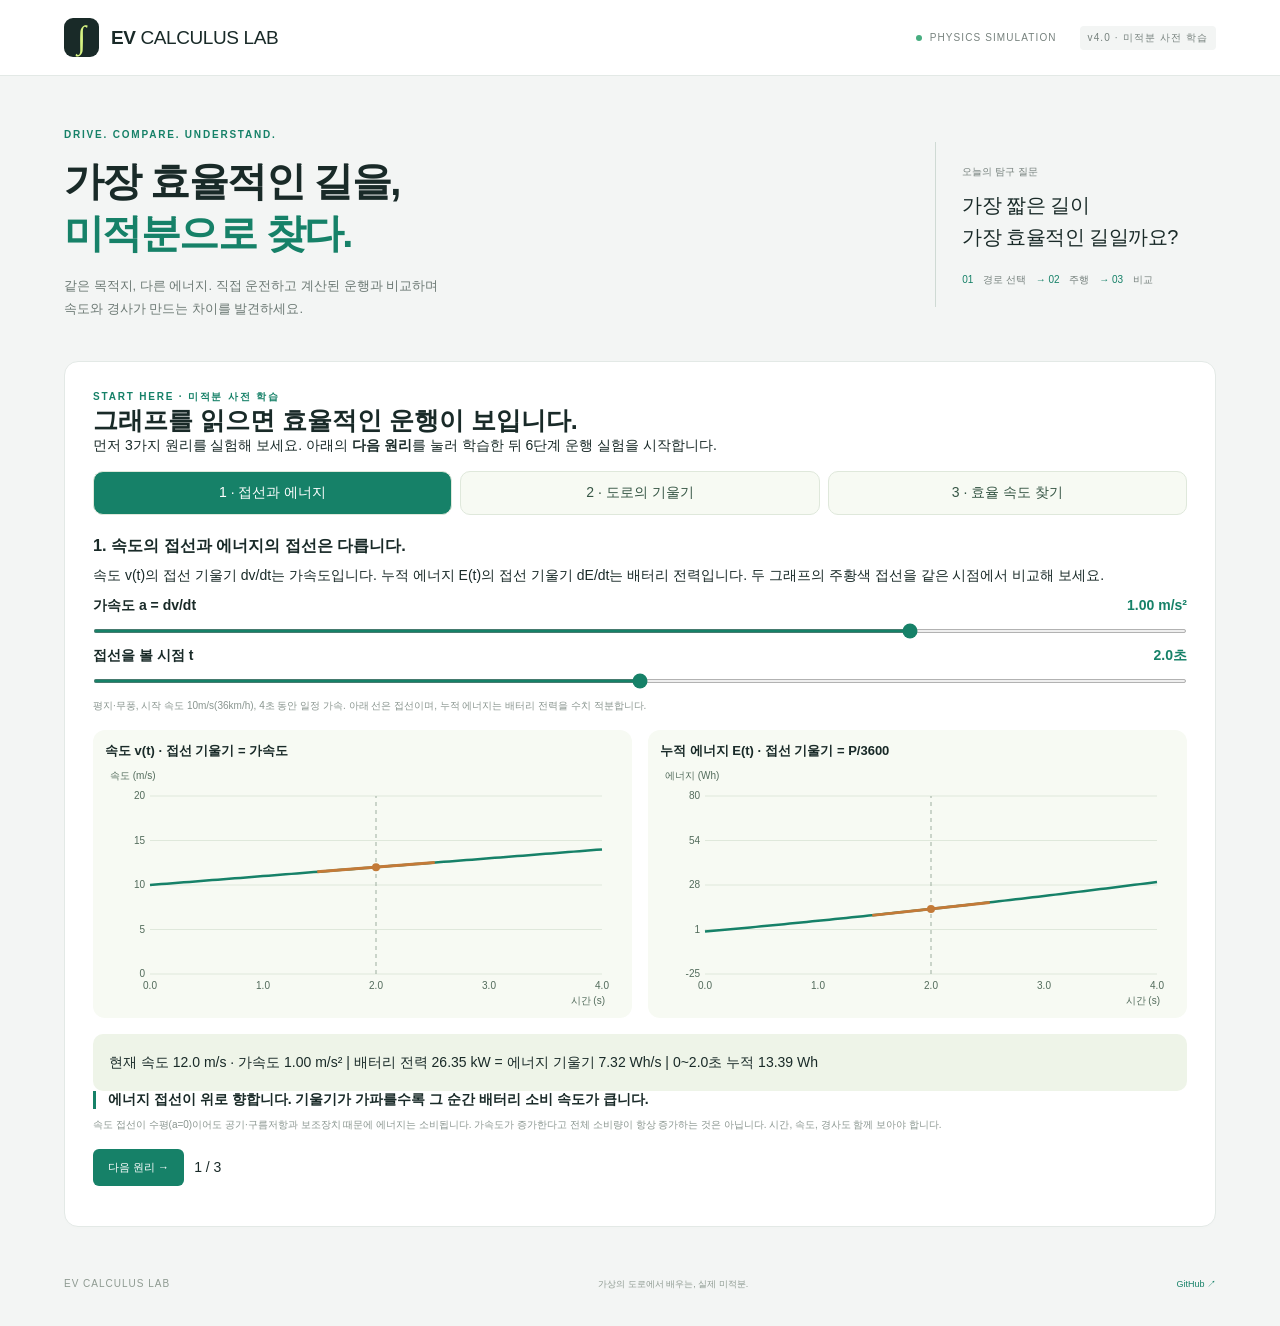
<file: EV-Calculus-Lab-v4-Learning.html>
<!doctype html>
<html lang="ko">
<head><meta charset="utf-8"><meta name="viewport" content="width=device-width,initial-scale=1"><title>EV Calculus Lab v4 · 미적분 학습 후 주행</title><style>:root{--bg:#f3f5f4;--ink:#192a28;--muted:#77827e;--line:#e3e9e6;--green:#168168;--lime:#d7f483;--blue:#687ddb;--font:'IBM Plex Sans KR',Arial,sans-serif}*{box-sizing:border-box}body{margin:0;background:var(--bg);color:var(--ink);font:14px var(--font)}button,input,select{font:inherit}button,summary{cursor:pointer}button:disabled{opacity:.4;cursor:not-allowed}button{transition:background .18s,transform .18s}button:not(:disabled):active{transform:translateY(1px)}a{color:var(--green)}:focus-visible{outline:3px solid #80b6f5;outline-offset:3px}fieldset{border:0;margin:0;padding:0;min-width:0}h1,h2,h3,p{margin:0}button{color:inherit}[hidden]{display:none!important}.topbar{height:76px;background:#fff;border-bottom:1px solid var(--line);padding:0 5%;display:flex;align-items:center;justify-content:space-between}.brand{display:flex;align-items:center;gap:12px;text-decoration:none;color:var(--ink);font-family:'Space Grotesk',sans-serif;letter-spacing:-.4px}.brand-icon{display:grid;place-items:center;width:35px;height:39px;background:var(--ink);color:var(--lime);border-radius:9px;font:32px Georgia}.brand strong{font-size:19px}.brand strong span{font-weight:500}.top-right{display:flex;align-items:center;gap:8px;font:10px 'Space Grotesk',sans-serif;letter-spacing:1.1px;color:var(--muted)}.status-dot{display:inline-block;width:6px;height:6px;border-radius:50%;background:#47ad80}.version{background:var(--bg);border-radius:4px;padding:5px 8px;margin-left:15px}main{max-width:1440px;margin:auto;padding:0 5%}.intro{display:flex;justify-content:space-between;align-items:center;padding:53px 0 40px}.eyebrow{font:10px 'Space Grotesk',sans-serif;letter-spacing:1.8px;color:var(--green);font-weight:600}h1{font-size:40px;line-height:1.3;font-weight:600;letter-spacing:-1.6px;margin:15px 0}h1 em{font-style:normal;color:var(--green)}.subtitle{color:#6c7974;line-height:1.8;font-size:13px}.intro-note{padding:20px 26px;border-left:1px solid #cfdad4;margin-right:12px}.intro-note>span{font-size:10px;color:var(--muted)}.intro-note>p{font-size:20px;line-height:1.6;letter-spacing:-.5px;margin:10px 0 20px}.intro-note>div{font:10px 'Space Grotesk',sans-serif;color:var(--green)}.intro-note>div>span{font-family:var(--font);color:var(--muted);margin:0 7px}.workspace{display:grid;grid-template-columns:300px minmax(0,1fr);gap:22px;align-items:start}.panel{background:#fff;border:1px solid var(--line);border-radius:14px;box-shadow:0 2px 3px #203b2c02}.settings{padding:22px;position:sticky;top:18px}.section-head{display:flex;align-items:center;justify-content:space-between;gap:8px;margin-bottom:22px}.section-head h2{font-size:14px;font-weight:600;letter-spacing:-.3px;display:flex;align-items:center;gap:9px}.section-num{font:10px 'Space Grotesk',sans-serif;color:var(--green);background:#edf6f1;border:1px solid #e2ede7;border-radius:5px;padding:4px 5px}.small-tag{font-size:9px;color:#87948e}.field-label{font-size:11px;display:block;color:#66766e;margin-bottom:10px}.route-choices{display:grid;gap:7px}.route-card{display:flex;align-items:center;text-align:left;gap:11px;background:#fff;border:1px solid var(--line);border-radius:8px;padding:12px 10px;width:100%}.route-card.active{border-color:var(--green);background:#f0f7f3;box-shadow:0 0 0 1px #16816814}.route-icon{width:32px;height:32px;display:grid;place-items:center;border-radius:7px;background:#f2f5f3;color:var(--green);font-size:20px}.route-card.active .route-icon{background:#dfeee6}.route-card strong{font-size:12px;font-weight:500;display:block}.route-card small{font-size:9px;color:var(--muted);display:block;margin-top:3px}.route-distance{margin-left:auto;font:11px 'Space Grotesk',sans-serif;white-space:nowrap}details{font-size:11px;margin-top:18px}summary{color:#677a70;font-weight:500;line-height:1.6}details[open]>summary{margin-bottom:12px}.hint{color:#89958f;font-size:10px;line-height:1.7;margin:7px 0 16px}.divider{height:1px;background:var(--line);margin:21px 0}.slider-label{display:flex;align-items:center;justify-content:space-between;font-size:11px;margin-top:21px}.slider-label output{font:11px 'Space Grotesk',var(--font);color:var(--green);font-weight:600}input[type=range]{width:100%;height:4px;accent-color:var(--green);margin:17px 0 7px;cursor:pointer}.two-fields{display:grid;grid-template-columns:1fr 1fr;gap:11px}.two-fields label{font-size:10px;color:#677a70}input[type=number]{display:block;width:100%;padding:7px 8px;background:#f8faf9;border:1px solid var(--line);border-radius:5px;margin-top:6px;color:var(--ink)}.full{width:100%;margin-top:12px}.model-note{display:flex;gap:12px;padding:13px;background:#f5f7f4;border-radius:7px;margin-top:22px}.model-note>span{color:var(--green);font:25px Georgia}.model-note>p{font-size:9px;color:#7e8c83;line-height:1.9}.main-column{display:grid;gap:22px;min-width:0}.simulator,.results{padding:22px 26px}.badge{font-size:10px;background:#f1f6f2;color:var(--green);border:1px solid #e0ebe3;padding:5px 10px;border-radius:20px}.sim-info{display:flex;justify-content:space-between;margin:0 0 12px}.sim-info>span:first-child{font-size:12px}.sim-info>span:last-child{font-size:10px;color:var(--muted)}.scene{height:245px;background:#f2f6f0;position:relative;border-radius:10px;overflow:hidden}.scene canvas{width:100%;height:100%}.scene-label{position:absolute;top:16px;left:18px;font-size:10px;display:flex;gap:7px;align-items:center;color:#718578}.scene-caption{position:absolute;bottom:10px;right:15px;font-size:8px;color:#90a18d}.telemetry{display:grid;grid-template-columns:repeat(4,1fr);padding:23px 0 21px}.telemetry>div{border-right:1px solid var(--line);padding-left:20px}.telemetry>div:first-child{padding-left:0}.telemetry>div:last-child{border:0}.telemetry span{display:block;font-size:9px;color:var(--muted);margin-bottom:6px}.telemetry strong{font:26px 'Space Grotesk',sans-serif;letter-spacing:-1px}.telemetry small{font:10px 'Space Grotesk',sans-serif;color:#8d9692;letter-spacing:0}.progress-track{height:3px;border-radius:3px;background:#edf2ef;overflow:hidden}.progress-track>div{height:100%;width:0;background:var(--green);transition:width .1s}.driver-controls{display:flex;align-items:center;justify-content:space-between;padding:18px 0}.drive-actions{display:flex;gap:7px}.button{border-radius:6px;padding:10px 14px;font-size:11px;border:1px solid transparent;font-weight:500}.primary{background:var(--green);color:#fff}.primary:hover{background:#10634f}.secondary{background:#fff;border-color:var(--line)}.secondary:hover{background:#f1f6f3}.icon-button{font-size:22px;border:0;background:none;padding:0 10px;color:#7b8c81}.playback-label{font-size:10px;color:var(--muted)}select{border:1px solid var(--line);background:#fff;border-radius:4px;font-size:10px;padding:5px;color:var(--ink);margin-left:5px}.pedals{display:grid;grid-template-columns:1fr 120px 1fr;gap:10px;background:#f7f9f7;border-radius:9px;padding:11px}.pedal{border:1px solid #dde5df;border-radius:6px;background:white;font-size:12px;padding:12px}.pedal small{display:block;font-size:8px;color:#8b978e;margin-top:4px}.pedal.accelerate{background:#e7f0dd;border-color:#d9e8cc}.pedal:hover{border-color:var(--green)}.target-speed{text-align:center;display:flex;align-items:baseline;justify-content:center;flex-wrap:wrap;gap:4px}.target-speed>span{width:100%;font-size:9px;color:#7a887e}.target-speed>strong{font:25px 'Space Grotesk',sans-serif}.target-speed>small{font-size:9px;color:var(--muted)}.control-hint{text-align:center;font-size:9px;margin:11px 0 17px}.quick-try{display:flex;align-items:center;gap:8px;padding-top:15px;border-top:1px solid var(--line)}.quick-try>span{font-size:9px;color:var(--muted);margin-right:auto}.quick-try>button{font-size:9px;background:#f6f8f6;border:1px solid #e5ebe5;border-radius:20px;padding:6px 10px}.quick-try>button:hover{background:#e5efe6}.text-button{background:none;border:0;font-size:10px;color:var(--green)}.empty-result{text-align:center;padding:12px 0 26px}.empty-icon{font:30px Georgia;color:#9ab0a0;margin:0 auto 12px}.empty-result h3{font-size:13px;font-weight:500;color:#6c7f73}.empty-result p{font-size:10px;color:#96a299;line-height:1.8;margin-top:9px}.busy{padding:22px;text-align:center;color:var(--green);font-size:12px}.comparison-summary{background:#eff6ed;border:1px solid #e0ecdd;border-radius:8px;padding:18px;margin-bottom:18px}.comparison-summary>strong{font:28px 'Space Grotesk',var(--font);color:var(--green);margin-right:10px}.comparison-summary p{font-size:10px;color:#70826f;line-height:1.7;margin-top:5px}.comparison-summary .warning{font:16px var(--font);color:#9b6726}.comparison-layout{display:grid;grid-template-columns:1fr 1fr;gap:20px}table{width:100%;border-collapse:collapse;font-size:10px}th{font-size:9px;color:var(--muted);font-weight:400;text-align:right;padding:8px 4px;border-bottom:1px solid var(--line)}td{text-align:right;padding:10px 4px;border-bottom:1px solid #f0f3f0}th:first-child,td:first-child{text-align:left}tr.mine{color:var(--blue)}tr.best{color:var(--green);font-weight:600}.feedback-box{background:#f8faf7;padding:15px;border-radius:8px}.feedback-box .eyebrow{font-size:8px}.feedback-box ul{font-size:10px;color:#71816f;padding-left:14px;line-height:1.75;margin:9px 0 0}.feedback-box li+li{margin-top:7px}.chart-tabs{display:flex;gap:20px;border-bottom:1px solid var(--line);margin-top:22px}.chart-tabs button{background:transparent;border:0;border-bottom:2px solid transparent;font-size:10px;color:var(--muted);padding:10px 2px}.chart-tabs button.active{color:var(--green);border-bottom-color:var(--green)}.chart-legend{display:flex;gap:16px;font-size:9px;color:var(--muted);margin:14px 0 0}.legend-user:before,.legend-best:before{content:'';display:inline-block;width:15px;height:2px;margin:0 5px 3px 0;background:var(--blue)}.legend-best:before{background:var(--green)}.chart-legend>span:last-child{margin-left:auto;font-size:8px}#chart{width:100%;height:210px;display:block}.result-bottom{display:flex;gap:8px;align-items:center;border-top:1px solid var(--line);padding-top:14px}.result-bottom>span{font-size:9px;color:var(--muted);margin-left:auto}.calculus{padding:26px;margin-top:25px}.formula-grid{display:grid;grid-template-columns:repeat(3,1fr)}.formula-grid>article{padding:0 25px;border-right:1px solid var(--line)}.formula-grid>article:first-child{padding-left:0}.formula-grid>article:last-child{border:0;padding-right:0}.formula-num{font-size:9px;color:var(--green)}.formula-grid h3{font-size:13px;margin:10px 0;font-weight:500}.equation{font:22px Georgia,serif;letter-spacing:.3px;color:#265c46;margin:17px 0}.equation sub{font-size:11px}.formula-grid p{font-size:10px;color:#859088;line-height:1.9}.formula-grid p b{font-weight:500;color:#647c69}.math-details{margin-top:24px;border-top:1px solid var(--line);padding-top:17px}.math-detail-content{font-size:11px;line-height:1.9;color:#738177}.math-detail-content p{margin:12px 0}footer{display:flex;justify-content:space-between;padding:27px 0 35px;color:#8e9a91;font-size:9px}footer>span:first-child{font:10px 'Space Grotesk',sans-serif;letter-spacing:1px}footer a{text-decoration:none}.toast{position:fixed;bottom:24px;left:50%;transform:translateX(-50%);background:#233f31;color:white;padding:13px 24px;border-radius:9px;box-shadow:0 5px 30px #0002;z-index:100;max-width:90vw;font-size:12px}.sr-only{position:absolute;width:1px;height:1px;overflow:hidden;clip:rect(0,0,0,0)}
@media(min-width:1500px){main{padding:0 40px}}@media(max-width:1050px){main{padding:0 3%}.workspace{grid-template-columns:260px minmax(0,1fr);gap:16px}.settings{padding:17px}.simulator,.results{padding:20px}.telemetry strong{font-size:22px}.telemetry>div{padding-left:12px}.comparison-layout{grid-template-columns:1fr}.quick-try{flex-wrap:wrap}.quick-try>span{width:100%}.result-bottom{flex-wrap:wrap}.result-bottom>span{width:100%;margin:0}.intro-note{margin:0;padding:15px}.intro-note>p{font-size:17px}}
@media(max-width:760px){.topbar{height:64px;padding:0 5%}.brand strong{font-size:15px}.top-right{font-size:0}.version{font-size:9px;margin-left:3px}.intro{padding:30px 0}.intro-note{display:none}h1{font-size:32px}.subtitle{font-size:12px}.workspace{grid-template-columns:1fr}.settings{position:static}.route-choices{grid-template-columns:repeat(3,1fr)}.route-card{display:block;padding:10px}.route-icon{display:none}.route-card small{font-size:8px}.route-distance{display:block;margin-top:6px}.settings .model-note{display:none}.scene{height:225px}.simulator,.results{padding:17px}.telemetry{padding:19px 0}.telemetry strong{font-size:21px}.telemetry small{font-size:8px}.telemetry>div{padding-left:9px}.telemetry span{font-size:8px}.quick-try>span{width:auto}.quick-try{gap:6px}.quick-try>button{font-size:8px;padding:6px 7px}.formula-grid{grid-template-columns:1fr;gap:22px}.formula-grid>article{border:0;border-bottom:1px solid var(--line);padding:0 0 20px!important}.formula-grid>article:last-child{padding:0!important}.calculus{padding:20px}.formula-grid p{font-size:11px}.intro br.desktop{display:none}footer>span:nth-child(2){display:none}.pedals{grid-template-columns:1fr 85px 1fr}.pedal{padding:11px 5px}.comparison-layout{gap:12px}.section-head{margin-bottom:18px}.small-tag{font-size:8px}}

.pair-comparison{padding:18px 0;border-bottom:1px solid #dfe8db;margin-bottom:20px}.pair-comparison h3{margin-top:0}.pair-comparison select{max-width:100%;padding:8px;border:1px solid #c6d3bf;border-radius:8px;background:white}#pairScene{width:100%;height:340px;background:#f7faf3;border-radius:12px;display:block}.pair-controls{display:flex;gap:10px;flex-wrap:wrap;align-items:center;margin:12px 0}#pairClock{font-variant-numeric:tabular-nums}#pairSeek{width:100%}

.curriculum{margin-bottom:24px;padding:24px}.lesson-steps{display:grid;grid-template-columns:repeat(6,minmax(0,1fr));gap:8px;margin:16px 0}.lesson-steps button{border:1px solid #dfe8db;background:#f7faf3;border-radius:10px;padding:12px 6px;cursor:pointer;color:#365645}.lesson-steps button.active{background:#168168;color:white}.lesson-body{background:#f7faf3;border-radius:12px;padding:20px}.lesson-body h3{margin:8px 0}.lesson-question{font-weight:600;border-left:3px solid #168168;padding-left:12px}.lesson-results-table{width:100%;border-collapse:collapse;font-size:13px}.lesson-results-table th,.lesson-results-table td{padding:8px;border-bottom:1px solid #dfe8db;text-align:left}@media(max-width:650px){.lesson-steps{grid-template-columns:repeat(3,minmax(0,1fr))}.curriculum{padding:16px}.lesson-body{padding:14px}}

[hidden]{display:none!important}.prelearn{padding:28px;margin-bottom:24px}.prelearn h2{font-size:25px}.prelearn h3{margin:20px 0 10px}.prelearn-tabs{grid-template-columns:repeat(3,minmax(0,1fr))}.prelearn label{display:block;margin:12px 0;font-weight:600}.prelearn input[type=range]{display:block;width:100%;margin:14px 0}.prelearn output{float:right;color:#168168}.prelearn-graphs{display:grid;grid-template-columns:1fr 1fr;gap:16px}.prelearn-graphs>div{background:#f7faf3;border-radius:12px;padding:12px}.prelearn-graphs h4{margin:0 0 6px;font-size:13px}.prelearn canvas{width:100%;height:240px;display:block}.pre-numbers{background:#eef4e8;padding:16px;border-radius:10px;line-height:1.8;margin-top:16px}.practice-banner{padding:16px;background:#eef4e8;border-radius:12px;margin-bottom:20px}@media(max-width:650px){.prelearn{padding:16px}.prelearn-graphs{grid-template-columns:1fr}.prelearn-tabs button{font-size:12px}.prelearn output{float:none;margin-left:10px}}

.grade-basics{background:#f7faf3;padding:12px 18px;border-radius:10px}.grade-story{display:grid;grid-template-columns:repeat(3,minmax(0,1fr));gap:12px;margin:16px 0}.grade-story article{background:#eef4e8;border-radius:10px;padding:14px;line-height:1.8}.grade-story strong{display:block;color:#168168;font-size:17px}#gradeMath{margin:16px 0;padding:14px;background:#f7faf3;border-radius:10px}#gradeMath summary{cursor:pointer;font-weight:600}@media(max-width:650px){.grade-story{grid-template-columns:1fr}}</style></head>
<body>
<header class="topbar"><a class="brand" href="#" aria-label="EV Calculus Lab 홈"><span class="brand-icon">∫</span><strong>EV <span>CALCULUS LAB</span></strong></a><div class="top-right"><span class="status-dot"></span> PHYSICS SIMULATION <span class="version">v4.0 · 미적분 사전 학습</span></div></header>
<main>
 <section class="intro"><div><p class="eyebrow">DRIVE. COMPARE. UNDERSTAND.</p><h1>가장 효율적인 길을,<br><em>미적분으로 찾다.</em></h1><p class="subtitle">같은 목적지, 다른 에너지. 직접 운전하고 계산된 운행과 비교하며<br class="desktop"> 속도와 경사가 만드는 차이를 발견하세요.</p></div><div class="intro-note"><span>오늘의 탐구 질문</span><p>가장 짧은 길이<br>가장 효율적인 길일까요?</p><div>01 <span>경로 선택</span> → 02 <span>주행</span> → 03 <span>비교</span></div></div></section>
 <section class="panel prelearn" id="prelearn" aria-labelledby="prelearnHeading"><p class="eyebrow">START HERE · 미적분 사전 학습</p><h2 id="prelearnHeading">그래프를 읽으면 효율적인 운행이 보입니다.</h2><p>먼저 3가지 원리를 실험해 보세요. 아래의 <b>다음 원리</b>를 눌러 학습한 뒤 6단계 운행 실험을 시작합니다.</p><div class="lesson-steps prelearn-tabs"><button id="preTab0" class="active">1 · 접선과 에너지</button><button id="preTab1">2 · 도로의 기울기</button><button id="preTab2">3 · 효율 속도 찾기</button></div><h3 id="preTitle">1. 접선의 기울기는 무엇을 뜻할까요?</h3><p id="preExplanation"></p><div id="slopeControls"><label>가속도 a = dv/dt <output id="accelOut"></output><input id="demoAccel" type="range" min="-2" max="2" value="1" step="0.25"></label><label>접선을 볼 시점 t <output id="demoTimeOut"></output><input id="demoTime" type="range" min="0" max="4" value="2" step="0.1"></label><p class="hint">평지·무풍, 시작 속도 10m/s(36km/h), 4초 동안 일정 가속. 아래 선은 접선이며, 누적 에너지는 배터리 전력을 수치 적분합니다.</p></div><div id="gradeControls" hidden><div class="grade-basics"><p><b>h = 도로의 높이</b> · <b>s = 도로를 따라 이동한 거리</b></p><p>s는 직선 변위가 아니라 실제 지나온 거리입니다. 여기서는 같은 속도로 <b>100m를 10초 동안</b> 달립니다.</p></div><div class="pair-controls"><button id="gradeUphill" class="button secondary">↗ 오르막</button><button id="gradeFlat" class="button secondary">→ 평지</button><button id="gradeDownhill" class="button secondary">↘ 내리막</button></div><label>도로를 100m 이동할 때 높이 변화 <output id="demoGradeOut"></output><input id="demoGrade" type="range" min="-0.12" max="0.12" value="0.04" step="0.01"></label><div id="gradeStory" class="grade-story" aria-live="polite"></div><p class="hint">버튼을 눌러 세 도로를 비교한 뒤 슬라이더로 경사를 바꾸세요. 속도는 모두 36km/h로 고정합니다.</p></div><div id="optimumControls" hidden><label>일정 주행 속도 v <output id="demoVelocityOut"></output><input id="demoVelocity" type="range" min="3" max="20" value="10" step="0.1"></label><p class="hint">평지·무풍·일정속도, 보조전력 700W. 이 식은 정차·언덕이 포함된 전체 경로 최적화와 별도의 참고 실험입니다.</p></div><div class="prelearn-graphs"><div><h4 id="preGraphLabelA"></h4><canvas id="preGraphA" aria-label="사전 학습의 첫 번째 그래프"></canvas></div><div><h4 id="preGraphLabelB"></h4><canvas id="preGraphB" aria-label="사전 학습의 두 번째 그래프"></canvas></div></div><div id="preNumbers" class="pre-numbers" aria-live="polite"></div><p id="preTakeaway" class="lesson-question"></p><p id="preCaution" class="hint"></p><details id="gradeMath" hidden><summary>이제 미분식으로 연결해 보기</summary><p>높이 변화 ÷ 이동거리 변화가 평균 기울기입니다. 관찰하는 구간을 아주 짧게 줄였을 때의 기울기를 <b>dh/ds</b>라고 씁니다. 현재 예시는 일정한 경사이므로 평균 기울기와 어느 지점의 미분값이 같습니다.</p><p>도로를 따라 잰 거리를 사용하므로 dh/ds = sinθ입니다. 중력에 의한 도로 방향의 힘은 mg × dh/ds입니다. 수평거리로 나누는 일반적인 도로 경사율과 분모가 다릅니다.</p><p>오른쪽 그래프의 높이는 전력(kW), 가로 폭은 시간(초)입니다. <b>직사각형 넓이 = 전력 × 시간</b>이며, 이를 3.6으로 나누면 Wh가 됩니다. 전력이 계속 변할 때 이 넓이를 잘게 나누어 더하는 것이 적분입니다.</p></details><div class="pair-controls"><button id="preNext" class="button primary">다음 원리 →</button><span id="preProgress">1 / 3</span></div></section>
 <div id="practiceArea" hidden><p class="practice-banner">v4.0 · 미적분 사전 학습 완료 · 이제 조건을 바꾸며 운행을 실험해 보세요. <button id="reviewMath" class="text-button">사전 학습 다시 보기</button></p>
 <section class="panel curriculum" aria-labelledby="lessonHeading"><div class="section-head"><h2 id="lessonHeading">효율적인 운행을 배우는 6단계</h2><span class="small-tag">관찰 → 실험 → 개선</span></div><p class="hint">한 번에 한 조건만 바꾸어 원인을 확인하세요. 각 단계에서 두 실험을 실행하면 결과를 나란히 정리합니다. 교육용 가상 차량의 실험이며 실제 도로에서는 안전과 교통법규가 우선입니다.</p><div id="lessonSteps" class="lesson-steps" role="group" aria-label="학습 단계 선택"></div><div class="lesson-body"><p id="lessonGoal" class="eyebrow"></p><h3 id="lessonTitle"></h3><p id="lessonReason"></p><p id="lessonTask"></p><div class="pair-controls"><button id="lessonRunA" class="button primary"></button><button id="lessonRunB" class="button secondary"></button><button id="lessonDone" class="text-button">이 단계 학습 완료 ✓</button></div><div id="lessonResults" aria-live="polite"></div><p id="lessonQuestion" class="lesson-question"></p><p id="lessonInterpretation" class="hint"></p><p id="lessonProgress" class="hint"></p></div></section>
 <div class="workspace">
  <aside class="panel settings"><div class="section-head"><h2><span class="section-num">01</span> 실험 설정</h2><span class="small-tag">SI 단위 계산</span></div>
   <fieldset id="settingsFields"><legend class="sr-only">운행 환경 설정</legend>
   <label class="field-label">주행 경로</label><div id="routeChoices" class="route-choices"></div>
   <details class="custom-editor"><summary>＋ 나만의 경로 설계</summary><p class="hint">공통 출발 0m → 중간 정차 8m → 도착 0m. 두 언덕의 높이를 바꿔 보세요.</p><div class="two-fields"><label>길이 (m)<input id="customLength" type="number" min="800" max="2000" step="100" value="1200"></label><label>제한속도 (km/h)<input id="customLimit" type="number" min="30" max="70" value="50"></label><label>첫 언덕 높이 (m)<input id="customPeak1" type="number" min="-20" max="50" value="25"></label><label>두 번째 높이 (m)<input id="customPeak2" type="number" min="-20" max="50" value="20"></label></div><button id="applyCustom" class="button secondary full">경로 적용</button></details>
   <div class="divider"></div><label class="slider-label" for="deadline">도착 제한시간 <output id="deadlineOut">220초 이내</output></label><input id="deadline" type="range" min="80" max="480" step="10" value="220"><p class="hint">모든 경로에 동일하게 적용 · 중간 4초 정차 필수</p>
   <label class="slider-label" for="mass">차량 질량 <output id="massOut">1,700 kg</output></label><input id="mass" type="range" min="900" max="3000" step="100" value="1700">
   <label class="slider-label" for="wind">맞바람 <output id="windOut">0 m/s</output></label><input id="wind" type="range" min="-10" max="15" value="0"><p class="hint">음수는 뒷바람입니다.</p>
   <details><summary>차량·에너지 상세 설정</summary><div class="two-fields"><label>공기저항계수 Cd<input id="cd" type="number" min="0.15" max="0.6" step="0.01" value="0.28"></label><label>전면적 (m²)<input id="area" type="number" min="1.5" max="4" step="0.1" value="2.3"></label><label>구름저항계수<input id="crr" type="number" min="0.005" max="0.03" step="0.001" value="0.010"></label><label>구동 효율<input id="efficiency" type="number" min="0.65" max="0.98" step="0.01" value="0.90"></label><label>회생 효율<input id="regen" type="number" min="0" max="0.9" step="0.05" value="0.65"></label><label>보조전력 (W)<input id="auxiliary" type="number" min="0" max="3000" step="100" value="700"></label></div></details>
   </fieldset>
   <div class="model-note"><span>ƒ</span><p>경사 · 가속도 · 공기저항 · 구름저항<br>회생제동 · 보조전력을 함께 계산합니다.</p></div>
  </aside>
  <section class="main-column">
   <div class="panel simulator"><div class="section-head"><h2><span class="section-num">02</span> 드라이빙 시뮬레이터</h2><span id="modeBadge" class="badge">주행 준비</span></div>
    <div class="sim-info"><span id="routeTitle">언덕 직행</span><span id="routeMeta">1.00 km · 중간 정차 1회</span></div>
    <div class="scene"><canvas id="scene" aria-label="경로 고도와 차량 위치를 보여주는 시뮬레이션"></canvas><div class="scene-label"><span class="status-dot"></span> <span id="sceneStatus">출발 준비 완료</span></div><span class="scene-caption">고도 단면 · 가로/세로 축척은 서로 다릅니다</span></div>
    <div class="telemetry"><div><span>현재 속도</span><strong id="speedValue">0.0 <small>km/h</small></strong></div><div><span>누적 에너지</span><strong id="energyValue">0.0 <small>Wh</small></strong></div><div><span>주행 시간</span><strong id="timeValue">0.0 <small>s</small></strong></div><div><span>도로 경사각</span><strong id="gradeValue">0.0 <small>°</small></strong></div></div>
    <div class="progress-track"><div id="driveProgress"></div></div>
    <div class="driver-controls"><div class="drive-actions"><button id="startDrive" class="button primary">▶ 직접 주행</button><button id="pauseDrive" class="button secondary" disabled>일시정지</button><button id="resetDrive" class="icon-button" aria-label="주행 초기화" title="초기화">↺</button></div><label class="playback-label">재생 <select id="playback"><option value="1">1×</option><option value="4" selected>4×</option><option value="10">10×</option></select></label></div>
    <div class="pedals"><button id="brake" class="pedal brake">↓ 감속 <small>목표 −7.2 km/h</small></button><div class="target-speed"><span>목표 속도</span><strong id="targetValue">36.0</strong><small>km/h</small></div><button id="accelerate" class="pedal accelerate">↑ 가속 <small>목표 +7.2 km/h</small></button></div>
    <p class="hint control-hint">↑ / ↓ 키 또는 버튼으로 목표 속도를 바꾸세요. 25m마다 가감속을 계산합니다.<br>제한속도·출력·정차 보조가 적용되며, 정차 지점에서는 자동으로 4초 기다립니다.</p>
    <div class="quick-try"><span>빠르게 실험하기</span><button data-preset="wave">가속·감속 반복</button><button data-preset="smooth">일정 속도 목표</button><button data-preset="fast">빠른 주행</button></div>
   </div>
   <div class="panel results"><div class="section-head"><h2><span class="section-num">03</span> 운행 비교 & 학습</h2><button id="exportCsv" class="text-button" disabled>CSV 내보내기 ↗</button></div>
    <div id="emptyResult" class="empty-result"><div class="empty-icon">∫</div><h3>한 번의 주행이, 하나의 실험이 됩니다.</h3><p>직접 주행하거나 위의 예시를 선택하면<br>내 운행과 계산된 경로의 차이를 분석합니다.</p></div>
    <div id="resultContent" hidden><section class="pair-comparison"><h3>내 운행과 계산 기준을 동시에 보기</h3><label>비교 대상 <select id="comparisonType"><option value="best">전체 후보 중 최소 에너지 경로</option><option value="same">내 경로에서 계산한 최소 에너지 운행</option></select></label><p id="pairStatus" class="hint"></p><canvas id="pairScene" aria-label="같은 경과 시간에서 사용자와 계산 기준의 고도 경로 및 차량 위치 비교"></canvas><div class="pair-controls"><button id="replayTogether" class="button primary">▶ 동시 재생</button><button id="pausePair" class="button secondary">비교 일시정지</button><span id="pairClock"></span></div><input id="pairSeek" type="range" min="0" max="220" value="0" step="0.1" aria-label="동시 비교 경과 시간"><p class="hint">보라색: 내 운행 · 초록색: 계산 기준. 두 고도 단면은 동일한 거리·고도 축척입니다. 실제 지도가 아닌 가상 경로이며, 계산 기준은 격자 내 최솟값입니다.</p></section><div id="comparisonSummary" class="comparison-summary"></div><div class="comparison-layout"><div id="resultTable"></div><div class="feedback-box"><p class="eyebrow">LEARNING NOTES</p><ul id="feedback"></ul></div></div>
     <div class="chart-tabs" role="group" aria-label="비교 그래프 선택"><button class="active" data-chart="v">속도</button><button data-chart="power">전력</button><button data-chart="energy">누적 에너지</button></div><div class="chart-legend"><span class="legend-user">내 운행</span><span class="legend-best">계산 기준</span><span>공통 축: 경과 시간 (s)</span></div><canvas id="chart" aria-label="내 운행과 계산 기준의 시간별 비교 그래프"></canvas><p id="chartExplanation" class="hint"></p>
     <div class="result-bottom"><button id="replayUser" class="button secondary">내 운행 재생</button><button id="replayBest" class="button secondary">계산 기준 재생</button><span>재생 후 다시 주행하며 개선해 보세요.</span></div>
    </div>
    <p id="busy" class="busy" hidden>경사와 속도 조합을 계산하고 있습니다…</p>
   </div>
  </section>
 </div>
 <section class="panel calculus"><div class="section-head"><h2>주행을 이해하는 세 가지 식</h2><span class="small-tag">CALCULUS, IN MOTION</span></div><div class="formula-grid"><article><span class="formula-num">01 / 미분</span><h3>속도의 변화가 힘을 만든다</h3><div class="equation">a(t) = dv / dt</div><p>같은 속도에 도달하더라도 가속 과정이 다르면 출력과 제동 손실이 달라집니다. 거리 격자에서는 <b>a = (v₁² − v₀²) / 2Δs</b>를 사용합니다.</p></article><article><span class="formula-num">02 / 힘과 전력</span><h3>언덕과 바람도 에너지를 쓴다</h3><div class="equation">P<sub>wheel</sub> = F<sub>total</sub> · v</div><p>F = ma + mg sinθ + Cᵣᵣmg cosθ + ½ρCᴅA(v+w)|v+w|. 배터리 전력에는 구동 효율, 회생 한도와 보조전력을 적용합니다.</p></article><article><span class="formula-num">03 / 적분과 최적화</span><h3>전력을 쌓아 소비량을 구한다</h3><div class="equation">E = ∫ P<sub>battery</sub>(t) dt</div><p>음의 전력은 에너지 회수입니다. 출발·도착 정지, 중간 정차, 출력과 제한시간을 만족하는 후보 중 배터리 에너지가 낮은 운행을 찾습니다.</p></article></div>
 <details class="math-details"><summary>최대 효율 속도는 어떻게 구하나요? · 모델과 한계 보기</summary><div class="math-detail-content"><p>평지·무풍·일정 속도에서는 거리당 에너지 e(v) = (Cᵣᵣmg + ½ρCᴅAv²)/η + Pₐᵤₓ/v 입니다. 이를 미분하면 e′(v) = ρCᴅAv/η − Pₐᵤₓ/v²이며, e′(v)=0에서 <b>v* = ∛(Pₐᵤₓη / ρCᴅA)</b>입니다. 현재 설정의 평지·무풍 참고 속도: <b id="steadySpeed">약 33 km/h</b>. 보조전력이 0이면 양의 유한 최솟값 속도는 없습니다.</p><p>실제 최적화는 이 일정속도 식만 사용하지 않습니다. 거리 25m, 속도 2m/s, 시간 0.5초 격자의 동적 계획법으로 경사와 정차를 반영합니다. 각 구간 시간을 올림하므로 실제 도착시간보다 보수적입니다. 격자 밖의 연속 최적해나 모든 도로의 전역 최적해를 보장하지 않습니다.</p><p>차량은 가상의 교육 모델입니다. 구동 효율은 일정하며 배터리 SOC·온도·타이어 미끄럼·곡선 주행은 모델링하지 않습니다. 회생은 기계 출력 45kW까지, 구동은 85kW까지입니다. 출발·종료 고도는 같고, 지도는 실제 도로가 아닌 고도 단면입니다. 내리막 회생에는 제동이 필요하며 무한한 에너지 회수는 불가능합니다.</p><p>참고: <a href="https://research-hub.nlr.gov/en/publications/fastsim-a-model-to-estimate-vehicle-efficiency-cost-and-performan-2/" target="_blank" rel="noreferrer">Brooker et al., FASTSim (2015)</a>의 힘·전력 기반 모델 구성. 본 프로젝트는 별도로 구현한 단순화 모델이며 FASTSim 검증을 받은 모델은 아닙니다.</p></div></details></section>
 </div><footer><span>EV CALCULUS LAB</span><span>가상의 도로에서 배우는, 실제 미적분.</span><a href="https://github.com/LoggerVibe/vibe-coding" target="_blank" rel="noreferrer">GitHub ↗</a></footer>
</main><div id="toast" class="toast" role="status" aria-live="polite" hidden></div>
<script>'use strict';
// Browser counterpart of physics.py/model.py. No network or packages required.
const EVEngine=(()=>{
 const defaults={mass:1700,cd:.28,area:2.3,crr:.01,efficiency:.9,regen:.65,auxiliary:700,wind:0};
 const bounds={mass:[900,3000],cd:[.15,.6],area:[1.5,4],crr:[.005,.03],efficiency:[.65,.98],regen:[0,.9],auxiliary:[0,3000],wind:[-10,15]};
 function vehicle(input={}){const c={...defaults,...input};for(const k in bounds)if(!Number.isFinite(c[k])||c[k]<bounds[k][0]||c[k]>bounds[k][1])throw Error(k+' 설정 범위를 확인하세요.');return c;}
 function route(id,label,length,p1,p2,limit){const n=length/25,knots=[0,p1,8,p2,0];return {id,label,length,s:Array.from({length:n+1},(_,i)=>i*25),h:Array.from({length:n+1},(_,i)=>{const u=i/n*4,j=Math.min(3,Math.floor(u));return knots[j]+(knots[j+1]-knots[j])*(u-j);}),limits:Array(n).fill(limit/3.6),stops:[n/2],stop_seconds:4,description:{ridge:'짧지만 가파른 언덕',river:'완만한 강변 우회로',city:'낮은 제한속도의 도심길',custom:'직접 설계한 경사'}[id]};}
 function routes(custom){const rs=[route('ridge','언덕 직행',1000,38,32,60),route('river','강변 우회',1400,12,10,60),route('city','도심 연결',1200,19,16,40)];if(custom){const {length,peak1,peak2,limit}=custom;if(![length,peak1,peak2,limit].every(Number.isFinite)||length%100||length<800||length>2000||Math.min(peak1,peak2)<-20||Math.max(peak1,peak2)>50||limit<30||limit>70)throw Error('경로 설정 범위를 확인하세요.');rs.push(route('custom','나의 설계',length,peak1,peak2,limit));}return rs;}
 function forces(v,a,g,c){const rel=v+c.wind;return {inertia:c.mass*a,grade:c.mass*9.81*g,rolling:c.mass*9.81*c.crr*Math.sqrt(1-g*g),drag:.5*1.225*c.cd*c.area*rel*Math.abs(rel)};}
 function transition(ds,dh,v0,v1,c,limit){if(ds<=0||Math.abs(dh)>=ds||Math.min(v0,v1)<0||v0+v1<=0||Math.max(v0,v1)>limit+1e-9)return null;const a=(v1*v1-v0*v0)/(2*ds);if(a < -3-1e-9||a>2+1e-9)return null;const dt=2*ds/(v0+v1),g=dh/ds,power=v=>Object.values(forces(v,a,g,c)).reduce((x,y)=>x+y,0)*v,lo=Math.min(v0,v1),hi=Math.max(v0,v1),cand=[v0,v1],k=.5*1.225*c.cd*c.area,f=forces(0,a,g,c),b=f.inertia+f.grade+f.rolling;
 for(const sign of [-1,1]){const aa=3*k*sign,bb=4*k*sign*c.wind,cc=b+k*sign*c.wind*c.wind,disc=bb*bb-4*aa*cc;if(disc>=0)for(const root of [(-bb+Math.sqrt(disc))/(2*aa),(-bb-Math.sqrt(disc))/(2*aa)])if(lo<root&&root<hi&&(root+c.wind)*sign>=0)cand.push(root);}if(lo< -c.wind&&-c.wind<hi)cand.push(-c.wind);if(Math.max(...cand.map(power))>85000+1e-6)return null;
 const totals={draw:0,recovered:0,auxiliary:c.auxiliary*dt/3600,drag:0,rolling:0,grade:0,inertia:0,friction:0};for(let j=0;j<8;j++){const v=v0+(v1-v0)*(j+.5)/8,f=forces(v,a,g,c),p=Object.values(f).reduce((x,y)=>x+y,0)*v,h=dt/(8*3600);totals.draw+=Math.max(p,0)/c.efficiency*h;totals.recovered+=Math.min(Math.max(-p,0),45000)*c.regen*h;totals.friction+=Math.max(-p-45000,0)*h;for(const key of ['drag','rolling','grade','inertia'])totals[key]+=f[key]*v*h;}const energy=totals.draw+totals.auxiliary-totals.recovered;return {dt,energy,a,power:energy*3600/dt,grade_angle:Math.asin(g)*180/Math.PI,...totals};}
 const graphCache=new Map(),optimalCache=new Map();
 function graph(r,c){const key=JSON.stringify([r,c]);if(graphCache.has(key))return graphCache.get(key);const n=r.s.length-1,opts=Array.from({length:n+1},(_,i)=>[0,n,...r.stops].includes(i)?[0]:Array.from({length:10},(_,j)=>(j+1)*2).filter(v=>v<=Math.min(r.limits[i-1],r.limits[i]))),edges=Array(n);let reachable=new Set([0]);for(let i=n-1;i>=0;i--){const layer=new Map(),previous=new Set();for(const v0 of opts[i]){const out=[];for(const v1 of opts[i+1])if(reachable.has(v1)){const e=transition(25,r.h[i+1]-r.h[i],v0,v1,c,r.limits[i]);if(e)out.push([v1,e]);}if(out.length){layer.set(v0,out);previous.add(v0);}}edges[i]=layer;reachable=previous;}if(graphCache.size>24)graphCache.clear();graphCache.set(key,edges);return edges;}
 function evaluate(r,speeds,c,deadline){const n=r.s.length-1;if(speeds.length!==n+1||speeds.some(v=>!Number.isFinite(v)||v<0))throw Error('전체 속도 기록이 필요합니다.');const reasons=[];if(speeds[0]||speeds[n])reasons.push('출발·도착 정지 조건 위반');if(r.stops.some(i=>speeds[i]))reasons.push('필수 정차 누락');const totals={draw:0,recovered:0,auxiliary:0,drag:0,rolling:0,grade:0,inertia:0,friction:0};let t=0,energy=0;const samples=[{t:0,s:0,h:r.h[0],v:speeds[0],a:0,power:0,energy:0,angle:0}];for(let i=0;i<n;i++){const e=transition(25,r.h[i+1]-r.h[i],speeds[i],speeds[i+1],c,r.limits[i]);if(!e)throw Error('운행 제약 위반: '+(i+1));t+=e.dt;energy+=e.energy;for(const k in totals)totals[k]+=e[k];samples.push({t,s:r.s[i+1],h:r.h[i+1],v:speeds[i+1],a:e.a,power:e.power,energy,angle:e.grade_angle});if(r.stops.includes(i+1)&&speeds[i+1]===0){t+=4;const idle=c.auxiliary*4/3600;energy+=idle;totals.auxiliary+=idle;samples.push({...samples.at(-1),t,a:0,power:c.auxiliary,energy});}}if(t>deadline+1e-8)reasons.push('도착 제한시간 초과');return {route_id:r.id,label:r.label,speeds,samples,time:t,energy,wh_km:energy/(r.length/1000),totals,valid:!reasons.length,reasons,distance:r.length};}
 function step(r,c,index,v,target){if(!Number.isInteger(index)||index<0||index>=r.s.length-1||!Number.isFinite(target)||target<0||target>25)throw Error('주행 입력을 확인하세요.');const choices=graph(r,c)[index].get(v)||[];if(!choices.length)throw Error('진행 가능한 운행이 없습니다.');const [v1,e]=choices.slice().sort((a,b)=>Math.abs(a[0]-target)-Math.abs(b[0]-target)||a[1].energy-b[1].energy)[0];return {v:v1,...e,s:r.s[index+1],h:r.h[index+1],dwell:r.stops.includes(index+1)?4:0,assisted:Math.abs(v1-target)>1.01};}
 function optimize(r,c,deadline){const edges=graph(r,c),budget=Math.floor(deadline/.5+1e-9),layers=[new Map([[0,{energy:0,prev:null,v:0,tick:0}]])];for(let i=0;i<edges.length;i++){const current=new Map(),dwell=r.stops.includes(i+1)?4:0,idle=c.auxiliary*dwell/3600;for(const [key,node]of layers.at(-1))for(const [v1,e]of edges[i].get(node.v)||[]){const tick=node.tick+Math.ceil((e.dt+dwell)/.5-1e-9);if(tick>budget)continue;const nextKey=tick*11+v1/2,energy=node.energy+e.energy+idle;if(!current.has(nextKey)||energy<current.get(nextKey).energy)current.set(nextKey,{energy,prev:key,v:v1,tick});}if(!current.size)return null;layers.push(current);}let key,best=Infinity;for(const [k,node]of layers.at(-1))if(node.energy<best){key=k;best=node.energy;}const conservative_time=layers.at(-1).get(key).tick*.5,path=[];for(const layer of layers.slice().reverse()){const node=layer.get(key);path.push(node.v);key=node.prev;}return {...evaluate(r,path.reverse(),c,deadline),conservative_time,method:'거리 25m · 속도 2m/s · 시간 0.5s 보수적 격자 DP'};}
 function optimal(rs,c,deadline){const key=JSON.stringify([rs,c,deadline]);if(!optimalCache.has(key)){if(optimalCache.size>8)optimalCache.clear();optimalCache.set(key,rs.map(r=>optimize(r,c,deadline)));}return optimalCache.get(key);}
 function compare(user,rs){const feasible=rs.filter(r=>r&&r.valid);if(!feasible.length)return {best:null,saving:null,feedback:['시간 제약에서 격자 해를 찾지 못했습니다. 제한시간을 늘려 보세요.']};const best=feasible.reduce((a,b)=>a.energy<b.energy?a:b),same=feasible.find(r=>r.route_id===user.route_id),feedback=[];if(!user.valid)feedback.push('비교 조건 미충족: '+user.reasons.join(', '));if(best.route_id!==user.route_id)feedback.push('전체 후보 중 '+best.label+'의 계산 에너지가 가장 낮습니다.');if(same)feedback.push('같은 경로의 계산 운행 대비 에너지 차이: '+(user.energy-same.energy).toFixed(1)+' Wh');feedback.push('회생제동 회수량: '+user.totals.recovered.toFixed(1)+' Wh.','두 차량은 동일한 경과 시간으로 재생됩니다. 경로 길이가 다르면 위치 비율도 달라집니다.');return {best:best.route_id,saving:user.valid&&user.energy>1e-6?(user.energy-best.energy)/user.energy*100:null,same_route_energy:same?.energy,feedback};}
 function dispatch(path,data){const c=vehicle(data.vehicle),deadline=data.deadline??220;if(!Number.isFinite(deadline)||deadline<80||deadline>480)throw Error('제한시간은 80~480초입니다.');const rs=routes(data.custom);if(path==='config')return {routes:rs,vehicle:c};const r=rs.find(r=>r.id===(data.route||'ridge'));if(!r)throw Error('경로가 없습니다.');if(path==='step')return step(r,c,data.index,data.v,data.target);if(path==='optimize')return {optimal:optimal(rs,c,deadline)};if(path==='preset'){if(!['smooth','wave','fast'].includes(data.style))throw Error('주행 예시를 확인하세요.');const speeds=[0];for(let i=0;i<r.s.length-1;i++)speeds.push(step(r,c,i,speeds.at(-1),data.style==='smooth'?10:data.style==='fast'?20:(Math.floor(i/4)%2===0?16:4)).v);return evaluate(r,speeds,c,deadline);}if(path==='compare'){const user=evaluate(r,data.speeds,c,deadline),results=optimal(rs,c,deadline);return {user,optimal:results,comparison:compare(user,results)};}throw Error('지원하지 않는 계산입니다.');}
 return {dispatch,transition,vehicle,routes,optimize};
})();
if(typeof module!=='undefined')module.exports=EVEngine;
</script><script>'use strict';
const $=id=>document.getElementById(id);
const state={routes:[],route:'ridge',custom:null,target:10,mode:'idle',paused:false,index:0,
  speeds:[0],segment:null,clock:0,energy:0,position:0,speed:0,angle:0,pending:false,
  generation:0,result:null,replay:null,pairTime:0,pairPlaying:false,chart:'v',busy:false};
let toastTimer;
function toast(text){$('toast').textContent=text;$('toast').hidden=false;clearTimeout(toastTimer);toastTimer=setTimeout(()=>$('toast').hidden=true,5500);}
function settings(){return {vehicle:Object.fromEntries(['mass','wind','cd','area','crr','efficiency','regen','auxiliary'].map(k=>[k,Number($(k).value)])),deadline:Number($('deadline').value),route:state.route,custom:state.custom};}
async function api(path,body={}){await new Promise(resolve=>setTimeout(resolve,0));return EVEngine.dispatch(path,{...settings(),...body});}
function routeNow(){return state.routes.find(r=>r.id===state.route)||state.routes[0];}
function escaped(text){return String(text).replace(/[&<>"']/g,c=>({'&':'&amp;','<':'&lt;','>':'&gt;','"':'&quot;',"'":'&#39;'}[c]));}
function lock(value){$('settingsFields').disabled=value;document.querySelectorAll('[data-preset]').forEach(b=>b.disabled=value);$('startDrive').disabled=value;}
function updateSettings(){ $('massOut').textContent=Number($('mass').value).toLocaleString()+' kg';$('windOut').textContent=$('wind').value+' m/s';$('deadlineOut').textContent=$('deadline').value+'초 이내';const c=settings().vehicle;const v=Math.cbrt(c.auxiliary*c.efficiency/(1.225*c.cd*c.area))*3.6;$('steadySpeed').textContent=v.toFixed(1)+' km/h';}
function chooseRoute(id){learning.pending=null;reset();state.route=id;renderRoutes();renderScene();}
function renderRoutes(){const icons={ridge:'⌁',river:'∿',city:'▥',custom:'⌘'};$('routeChoices').innerHTML=state.routes.map(r=>`<button type="button" class="route-card ${r.id===state.route?'active':''}" data-route="${r.id}" aria-pressed="${r.id===state.route}"><span class="route-icon">${icons[r.id]}</span><span><strong>${escaped(r.label)}</strong><small>${escaped(r.description)}</small></span><span class="route-distance">${(r.length/1000).toFixed(1)} km</span></button>`).join('');document.querySelectorAll('[data-route]').forEach(b=>b.onclick=()=>chooseRoute(b.dataset.route));const r=routeNow();$('routeTitle').textContent=r.label;$('routeMeta').textContent=`${(r.length/1000).toFixed(2)} km · 제한 ${Math.round(r.limits[0]*3.6)} km/h · 중간 정차 1회`;}
function setTarget(v){state.target=Math.max(2,Math.min(20,v));$('targetValue').textContent=(state.target*3.6).toFixed(1);}
function reset(clearResults=true){state.generation++;Object.assign(state,{mode:'idle',paused:false,index:0,speeds:[0],segment:null,clock:0,energy:0,position:0,speed:0,angle:0,pending:false,replay:null,pairTime:0,pairPlaying:false,busy:false});lock(false);$('pauseDrive').disabled=true;$('pauseDrive').textContent='일시정지';$('modeBadge').textContent='주행 준비';$('sceneStatus').textContent='출발 준비 완료';$('busy').hidden=true;if(clearResults){state.result=null;$('resultContent').hidden=true;$('emptyResult').hidden=false;$('exportCsv').disabled=true;}renderTelemetry();renderScene();}
function renderTelemetry(){for(const [id,value,unit]of [['speedValue',state.speed*3.6,'km/h'],['energyValue',state.energy,'Wh'],['timeValue',state.clock,'s'],['gradeValue',state.angle,'°']])$(id).innerHTML=`${value.toFixed(1)} <small>${unit}</small>`;$('driveProgress').style.width=(100*state.position/(routeNow()?.length||1))+'%';}
async function nextSegment(){if(state.pending||state.mode!=='drive')return;const r=routeNow();if(state.index>=r.s.length-1){state.mode='idle';$('pauseDrive').disabled=true;$('modeBadge').textContent='주행 완료';$('sceneStatus').textContent='도착 · 결과 분석 중';await analyze(state.speeds);return;}state.pending=true;const generation=state.generation;try{const e=await api('step',{index:state.index,v:state.speeds.at(-1),target:state.target});if(generation!==state.generation)return;state.segment={...e,elapsed:0,startS:r.s[state.index],startV:state.speeds.at(-1),startTime:state.clock,startEnergy:state.energy};$('sceneStatus').textContent=e.dwell?'정차 지점 접근 · 제동 보조':e.assisted?'제한속도·출력·제동 보조 적용':'목표 속도에 맞춰 주행 중';}catch(err){toast(err.message);reset(false);}finally{if(generation===state.generation)state.pending=false;}}
async function startDrive(){reset(false);state.result=null;$('resultContent').hidden=true;$('emptyResult').hidden=false;$('exportCsv').disabled=true;state.mode='drive';lock(true);$('pauseDrive').disabled=false;$('modeBadge').textContent='직접 주행';await nextSegment();}
async function analyze(speeds){const generation=state.generation;state.busy=true;lock(true);$('busy').hidden=false;$('emptyResult').hidden=true;try{const result=await api('compare',{speeds});if(generation!==state.generation)return;state.result=result;renderResults();$('sceneStatus').textContent='운행 분석 완료';}catch(err){if(generation===state.generation){toast(err.message);$('emptyResult').hidden=false;}}finally{if(generation===state.generation){state.busy=false;lock(false);$('busy').hidden=true;}}}
async function runPreset(style){reset();state.busy=true;lock(true);$('busy').hidden=false;const generation=state.generation;try{const user=await api('preset',{style});if(generation!==state.generation)return;state.speeds=user.speeds;const last=user.samples.at(-1);Object.assign(state,{position:last.s,clock:last.t,energy:last.energy,speed:0,angle:last.angle});renderTelemetry();renderScene();$('modeBadge').textContent='예시 주행 완료';await analyze(user.speeds);}catch(err){if(generation===state.generation){toast(err.message);lock(false);$('busy').hidden=true;state.busy=false;}}}
function bestResult(){const result=state.result;return result?.optimal.find(r=>r&&r.route_id===result.comparison.best);}
function renderResults(){const {user,optimal,comparison}=state.result;$('resultContent').hidden=false;$('emptyResult').hidden=true;$('exportCsv').disabled=false;const best=bestResult();if(!user.valid){$('comparisonSummary').innerHTML=`<strong class="warning">비교 조건을 확인해 주세요</strong><p>${user.reasons.map(escaped).join(' · ')}. 에너지 수치는 표시하지만 절감률은 평가하지 않습니다.</p>`;}else if(!best){$('comparisonSummary').innerHTML='<strong class="warning">현재 격자에서 기준 해를 찾지 못했습니다</strong><p>제한시간을 늘리면 더 많은 운행 후보를 탐색할 수 있습니다.</p>';}else if(comparison.saving===null){$('comparisonSummary').innerHTML='<strong class="warning">순소비가 0 이하입니다</strong><p>절감률 대신 Wh 단위 에너지 차이를 비교하세요.</p>';}else{$('comparisonSummary').innerHTML=`<strong>${Math.abs(comparison.saving).toFixed(1)}%</strong><span>${comparison.saving>=0?'계산 기준 대비 절감 가능':'내 운행이 계산 기준보다 낮음'}</span><p>${escaped(best.label)} · ${best.energy.toFixed(1)} Wh · ${best.time.toFixed(1)}초 / 내 운행 ${user.energy.toFixed(1)} Wh · ${user.time.toFixed(1)}초<br>동일 출발·도착·중간 정차 조건, ${$('deadline').value}초 이내. 격자 탐색 기준이며 연속 전역 최적해는 아닙니다.</p>`;}
 const row=(r,cls,label)=>`<tr class="${cls}"><td>${escaped(label)}</td><td>${r.energy.toFixed(1)}</td><td>${r.time.toFixed(1)}</td><td>${r.wh_km.toFixed(1)}</td></tr>`;
 $('resultTable').innerHTML='<table><thead><tr><th>운행</th><th>Wh</th><th>초</th><th>Wh/km</th></tr></thead><tbody>'+row(user,'mine','내 운행')+optimal.map((r,i)=>r?row(r,r.route_id===comparison.best?'best':'',r.label+(r.route_id===comparison.best?' ✓':'')):`<tr><td>${escaped(state.routes[i].label)}</td><td colspan="3">시간 격자 해 없음</td></tr>`).join('')+'</tbody></table>';
 recordLessonResult();$('feedback').innerHTML=comparison.feedback.map(x=>`<li>${escaped(x)}</li>`).join('');$('replayBest').disabled=!best;$('replayTogether').disabled=!best;state.pairTime=0;state.pairPlaying=!!best;renderPair();renderChart();}
function startReplay(which){const result=which==='user'?state.result?.user:bestResult();if(!result)return;reset(false);state.route=result.route_id;renderRoutes();state.replay=result;state.mode='replay';lock(true);$('pauseDrive').disabled=false;$('modeBadge').textContent=which==='user'?'내 운행 재생':'계산 기준 재생';$('sceneStatus').textContent='기록 재생 중';renderScene();}
function replayAt(t){const samples=state.replay.samples;let idx=samples.findIndex(x=>x.t>=t);if(idx<0)idx=samples.length-1;const b=samples[idx],a=samples[Math.max(0,idx-1)],dt=b.t-a.t,q=dt?Math.min(1,(t-a.t)/dt):1;state.clock=Math.min(t,samples.at(-1).t);state.speed=a.v+(b.v-a.v)*q;state.position=a.s+a.v*(dt*q)+.5*b.a*(dt*q)**2;if(a.s===b.s)state.position=b.s;state.energy=a.energy+(b.energy-a.energy)*q;state.angle=b.angle;if(t>=samples.at(-1).t){state.mode='idle';lock(false);$('pauseDrive').disabled=true;$('modeBadge').textContent='재생 완료';$('sceneStatus').textContent='다시 주행하여 운전 습관을 바꿔 보세요';}}
let lastFrame=performance.now();
function frame(now){const elapsed=Math.min((now-lastFrame)/1000,.1)*Number($('playback').value);lastFrame=now;if(state.result&&state.pairPlaying&&!state.paused){state.pairTime+=elapsed;const end=Math.max(state.result.user.time,comparisonReference()?.time||0);if(state.pairTime>=end){state.pairTime=end;state.pairPlaying=false;}renderPair();}if(!state.paused){if(state.mode==='replay'){replayAt(state.clock+elapsed);renderTelemetry();renderScene();}else if(state.mode==='drive'&&state.segment){const e=state.segment;e.elapsed=Math.min(e.elapsed+elapsed,e.dt+e.dwell);const t=Math.min(e.elapsed,e.dt);state.speed=e.startV+e.a*t;state.position=e.startS+e.startV*t+.5*e.a*t*t;state.energy=e.startEnergy+e.energy*(t/e.dt)+Math.max(0,e.elapsed-e.dt)*settings().vehicle.auxiliary/3600;state.clock=e.startTime+e.elapsed;state.angle=e.grade_angle;if(e.elapsed>=e.dt&&e.dwell){state.speed=0;$('sceneStatus').textContent=`필수 정차 · ${Math.max(0,e.dt+e.dwell-e.elapsed).toFixed(1)}초 남음`;}renderTelemetry();renderScene();if(e.elapsed>=e.dt+e.dwell){state.speeds.push(e.v);state.index++;state.segment=null;nextSegment();}}}requestAnimationFrame(frame);}
function canvasContext(canvas){const rect=canvas.getBoundingClientRect(),dpr=window.devicePixelRatio||1;if(canvas.width!==Math.round(rect.width*dpr)||canvas.height!==Math.round(rect.height*dpr)){canvas.width=Math.round(rect.width*dpr);canvas.height=Math.round(rect.height*dpr);}const ctx=canvas.getContext('2d');ctx.setTransform(dpr,0,0,dpr,0,0);ctx.clearRect(0,0,rect.width,rect.height);return [ctx,rect.width,rect.height];}
function roundRect(ctx,x,y,w,h,r,fill){ctx.beginPath();ctx.roundRect(x,y,w,h,r);ctx.fillStyle=fill;ctx.fill();}
function renderScene(){const r=routeNow();if(!r)return;const [c,w,h]=canvasContext($('scene'));if(!w)return;const left=35,right=w-28,base=h-50;const minH=Math.min(-5,...r.h),maxH=Math.max(48,...r.h);const x=s=>left+s/r.length*(right-left),y=z=>base-(z-minH)/(maxH-minH)*(h-92);c.strokeStyle='#dfe8db';c.lineWidth=1;c.setLineDash([3,5]);c.font='9px Arial';c.fillStyle='#9bac98';for(let z=0;z<=40;z+=20){c.beginPath();c.moveTo(left-8,y(z));c.lineTo(right,y(z));c.stroke();c.fillText(z+'m',5,y(z)+3);}c.setLineDash([]);
 // Soft hills behind the actual route keep the road profile readable.
 c.fillStyle='#e7efdf';c.beginPath();c.moveTo(0,h);c.lineTo(0,h*.68);c.bezierCurveTo(w*.2,h*.30,w*.36,h*.83,w*.62,h*.49);c.bezierCurveTo(w*.8,h*.25,w*.92,h*.61,w,h*.45);c.lineTo(w,h);c.fill();
 c.beginPath();c.moveTo(x(0),h);r.s.forEach((s,i)=>c.lineTo(x(s),y(r.h[i])));c.lineTo(right,h);c.closePath();const gradient=c.createLinearGradient(0,60,0,h);gradient.addColorStop(0,'#d6e6c3');gradient.addColorStop(1,'#edf3e6');c.fillStyle=gradient;c.fill();
 c.beginPath();r.s.forEach((s,i)=>i?c.lineTo(x(s),y(r.h[i])):c.moveTo(x(s),y(r.h[i])));c.lineWidth=9;c.lineJoin='round';c.strokeStyle='#c6d3bf';c.stroke();c.lineWidth=6;c.strokeStyle='#fcfffa';c.stroke();c.lineWidth=1;c.setLineDash([7,6]);c.strokeStyle='#b5c4ad';c.stroke();c.setLineDash([]);
 const stop=r.stops[0];for(const [i,label,color]of [[0,'START','#688772'],[stop,'4초 정차','#ae8c59'],[r.s.length-1,'FINISH','#168168']]){c.fillStyle=color;c.beginPath();c.arc(x(r.s[i]),y(r.h[i]),4,0,Math.PI*2);c.fill();c.font='8px Arial';c.textAlign=i===0?'left':i===r.s.length-1?'right':'center';c.fillText(label,x(r.s[i]),y(r.h[i])+22);}c.textAlign='left';
 const position=Math.max(0,Math.min(r.length,state.position));let i=Math.min(r.s.length-2,Math.floor(position/25));const q=(position-r.s[i])/25,z=r.h[i]+(r.h[i+1]-r.h[i])*q;const cx=x(position),cy=y(z)-10,angle=Math.atan2(y(r.h[i+1])-y(r.h[i]),x(r.s[i+1])-x(r.s[i]));c.save();c.translate(cx,cy);c.rotate(angle);c.fillStyle='#334d3b';c.beginPath();c.ellipse(0,12,17,3,0,0,Math.PI*2);c.fill();roundRect(c,-18,-1,36,13,5,'#168168');c.beginPath();c.moveTo(-11,0);c.lineTo(-6,-8);c.lineTo(7,-8);c.lineTo(14,0);c.fillStyle='#2b957a';c.fill();roundRect(c,-5,-6,11,6,2,'#c9e9d9');for(const wheel of [-10,11]){c.beginPath();c.arc(wheel,11,4,0,Math.PI*2);c.fillStyle='#254434';c.fill();c.beginPath();c.arc(wheel,11,2,0,Math.PI*2);c.fillStyle='#dce8df';c.fill();}c.restore();
 c.font='9px Arial';c.fillStyle='#829579';c.textAlign='right';c.fillText(`${(position/1000).toFixed(2)} / ${(r.length/1000).toFixed(2)} km`,w-15,25);c.textAlign='left';}
function chartValue(sample){return state.chart==='v'?sample.v*3.6:state.chart==='power'?sample.power/1000:sample.energy;}
function renderChart(){if(!state.result||$('resultContent').hidden)return;const [c,w,h]=canvasContext($('chart'));if(!w)return;const data=[state.result.user,bestResult()].filter(Boolean),all=data.flatMap(r=>r.samples);const maxT=Math.max(...all.map(x=>x.t)),values=all.map(chartValue);let min=Math.min(0,...values),max=Math.max(1,...values);const pad=(max-min)*.12;max+=pad;if(min<0)min-=pad;const X=t=>42+t/maxT*(w-55),Y=v=>h-25-(v-min)/(max-min)*(h-48);c.font='9px Arial';c.strokeStyle='#e8eee8';c.fillStyle='#91a08f';for(let i=0;i<=4;i++){const v=min+(max-min)*i/4;c.beginPath();c.moveTo(42,Y(v));c.lineTo(w-12,Y(v));c.stroke();c.textAlign='right';c.fillText(v.toFixed(0),35,Y(v)+3);const t=maxT*i/4;c.textAlign='center';c.fillText(t.toFixed(0),X(t),h-8);}c.textAlign='left';c.fillText(state.chart==='v'?'km/h':state.chart==='power'?'kW':'Wh',4,12);data.forEach((r,index)=>{c.beginPath();r.samples.forEach((s,i)=>{if(i===0){c.moveTo(X(s.t),Y(chartValue(s)));return;}if(state.chart==='power'){c.lineTo(X(r.samples[i-1].t),Y(chartValue(s)));c.lineTo(X(s.t),Y(chartValue(s)));}else c.lineTo(X(s.t),Y(chartValue(s)));});c.strokeStyle=index===0?'#7b88d4':'#168168';c.lineWidth=index===0?2:2.5;c.setLineDash(index===0?[]:[5,3]);c.stroke();});c.setLineDash([]);$('chartExplanation').textContent={v:'기울기 dv/dt는 가속도입니다. 0 km/h로 유지되는 구간은 4초 필수 정차입니다.',power:'25m 구간의 평균 배터리 전력입니다. 계단 아래 부호 있는 넓이의 합이 에너지(Wh)가 됩니다. 음수는 회생으로 인한 순충전입니다.',energy:'E(t)=∫P(t)dt. 곡선이 내려가는 구간은 에너지 회수입니다. 서로 다른 경로도 동일한 출발·도착 조건으로 비교합니다.'}[state.chart];}
function exportCsv(){if(!state.result)return;const rows=[['kind','route','time_s','distance_m','height_m','speed_m_s','acceleration_m_s2','mean_power_W','battery_energy_Wh']];for(const [kind,r]of [['user',state.result.user],...state.result.optimal.filter(Boolean).map(r=>['reference',r])])for(const s of r.samples)rows.push([kind,r.route_id,s.t,s.s,s.h,s.v,s.a,s.power,s.energy]);const blob=new Blob(['\uFEFF'+rows.map(row=>row.join(',')).join('\r\n')],{type:'text/csv;charset=utf-8'}),url=URL.createObjectURL(blob),a=document.createElement('a');a.href=url;a.download='ev-calculus-experiment.csv';a.click();setTimeout(()=>URL.revokeObjectURL(url),1000);}
$('startDrive').onclick=()=>{learning.pending=null;startDrive();};$('resetDrive').onclick=()=>{learning.pending=null;reset();};$('pauseDrive').onclick=()=>{state.paused=!state.paused;$('pauseDrive').textContent=state.paused?'계속 주행':'일시정지';};$('accelerate').onclick=()=>setTarget(state.target+2);$('brake').onclick=()=>setTarget(state.target-2);document.addEventListener('keydown',e=>{if(['INPUT','SELECT','TEXTAREA','SUMMARY'].includes(document.activeElement.tagName)||state.mode==='replay')return;if(e.key==='ArrowUp'||e.key==='ArrowDown'){e.preventDefault();setTarget(state.target+(e.key==='ArrowUp'?2:-2));}});document.querySelectorAll('[data-preset]').forEach(b=>b.onclick=()=>{learning.pending=null;runPreset(b.dataset.preset);});document.querySelectorAll('[data-chart]').forEach(b=>b.onclick=()=>{state.chart=b.dataset.chart;document.querySelectorAll('[data-chart]').forEach(x=>x.classList.toggle('active',x===b));renderChart();});$('replayTogether').onclick=()=>{state.pairTime=0;state.pairPlaying=true;renderPair();};$('pausePair').onclick=()=>{state.pairPlaying=!state.pairPlaying;renderPair();};$('comparisonType').onchange=()=>{state.pairTime=0;state.pairPlaying=!!comparisonReference();renderPair();};$('pairSeek').oninput=()=>{state.pairPlaying=false;state.pairTime=Number($('pairSeek').value);renderPair();};$('replayUser').onclick=()=>startReplay('user');$('replayBest').onclick=()=>startReplay('best');$('exportCsv').onclick=exportCsv;
for(const id of ['deadline','mass','wind','cd','area','crr','efficiency','regen','auxiliary'])$(id).addEventListener('input',()=>{learning.pending=null;updateSettings();reset();});
$('applyCustom').onclick=async()=>{const custom={length:Number($('customLength').value),limit:Number($('customLimit').value),peak1:Number($('customPeak1').value),peak2:Number($('customPeak2').value)};try{const config=await api('config',{custom});state.custom=custom;state.routes=config.routes;chooseRoute('custom');toast('나만의 경로가 추가되었습니다.');}catch(err){toast(err.message);}};
window.addEventListener('resize',()=>{renderScene();renderChart();renderPair();});
async function init(){try{const config=await api('config');state.routes=config.routes;renderRoutes();updateSettings();renderScene();renderTelemetry();requestAnimationFrame(frame);}catch(err){toast('실행 오류: '+err.message);$('startDrive').disabled=true;}}
init();

function comparisonReference(){return $('comparisonType').value==='same'?state.result?.optimal.find(r=>r&&r.route_id===state.result.user.route_id):bestResult();}
function sampleAt(result,time){const samples=result.samples,t=Math.min(time,result.time);let i=samples.findIndex(s=>s.t>=t);if(i<0)i=samples.length-1;const b=samples[i],a=samples[Math.max(0,i-1)],dt=b.t-a.t,elapsed=Math.max(0,t-a.t),q=dt?Math.min(1,elapsed/dt):1;return {t,s:a.s===b.s?b.s:a.s+a.v*elapsed+.5*b.a*elapsed**2,v:a.v+(b.v-a.v)*q,energy:a.energy+(b.energy-a.energy)*q,arrived:time>=result.time};}
function renderPair(){if(!state.result||$('resultContent').hidden)return;const user=state.result.user,ref=comparisonReference();const [c,w,h]=canvasContext($('pairScene'));if(!w)return;const end=Math.max(user.time,ref?.time||0);state.pairTime=Math.min(state.pairTime,end);$('pairSeek').max=end;$('pairSeek').value=state.pairTime;$('pairClock').textContent=state.pairTime.toFixed(1)+' / '+end.toFixed(1)+'초';$('pausePair').textContent=state.pairPlaying?'비교 일시정지':'비교 계속';$('pausePair').disabled=!ref;$('pairStatus').textContent=ref?'동일 경과 시간 · 도착한 차량은 목적지에서 대기':'이 조건에서는 선택한 계산 기준이 없습니다. 제한시간을 늘려 보세요.';
 const selected=[user,ref].filter(Boolean),rs=selected.map(result=>state.routes.find(r=>r.id===result.route_id)),maxLength=Math.max(...rs.map(r=>r.length)),minH=Math.min(-5,...rs.flatMap(r=>r.h)),maxH=Math.max(48,...rs.flatMap(r=>r.h));selected.forEach((result,j)=>{const r=rs[j],v=sampleAt(result,state.pairTime),color=j===0?'#7b88d4':'#168168',top=j*h/2,X=s=>42+s/maxLength*(w-68),Y=z=>top+h/2-35-(z-minH)/(maxH-minH)*(h/2-80);c.fillStyle=color;c.font='bold 12px Arial';c.fillText((j===0?'내 운행':'계산 기준')+' · '+r.label,14,top+20);c.font='11px Arial';c.textAlign='right';c.fillText((v.v*3.6).toFixed(1)+' km/h · '+v.energy.toFixed(1)+' Wh · '+(v.arrived?'도착':Math.round(v.s)+' m'),w-14,top+20);c.textAlign='left';c.beginPath();r.s.forEach((s,i)=>i?c.lineTo(X(s),Y(r.h[i])):c.moveTo(X(s),Y(r.h[i])));c.strokeStyle=color;c.lineWidth=3;c.stroke();for(const idx of [0,r.stops[0],r.s.length-1]){c.beginPath();c.arc(X(r.s[idx]),Y(r.h[idx]),3,0,Math.PI*2);c.fillStyle=color;c.fill();c.font='10px Arial';c.fillText(idx===0?'출발':idx===r.s.length-1?'도착':'4초 정차',X(r.s[idx])-12,Y(r.h[idx])+17);}const i=Math.min(r.s.length-2,Math.floor(v.s/25)),q=(v.s-r.s[i])/25,z=r.h[i]+(r.h[i+1]-r.h[i])*q;c.fillStyle=color;c.beginPath();c.roundRect(X(v.s)-12,Y(z)-14,24,10,3);c.fill();c.beginPath();c.arc(X(v.s)-7,Y(z)-3,3,0,Math.PI*2);c.arc(X(v.s)+7,Y(z)-3,3,0,Math.PI*2);c.fill();});c.strokeStyle='#dfe8db';c.beginPath();c.moveTo(12,h/2);c.lineTo(w-12,h/2);c.stroke();}

const lessons=[
 {title:'가속·감속 손실',goal:'01 · 운전 습관 관찰',reason:'가속할 때 쓴 에너지는 제동할 때 일부만 회수됩니다. 반복 가감속과 일정한 목표 속도를 같은 조건에서 비교합니다.',task:'언덕 직행 · 질량 1700kg · 무풍 · 220초 조건을 고정합니다.',a:'A · 가속·감속 반복',b:'B · 일정 속도 목표',runs:[{style:'wave'},{style:'smooth'}],question:'회수량이 많으면 반드시 효율적인 운행일까요?',interpretation:'회생량만 보지 말고 총 소비 Wh를 보세요. 두 운행의 도착시간도 함께 확인합니다. 일정 목표 속도라도 경사·정차 보조로 실제 속도는 변합니다.'},
 {title:'속도와 시간',goal:'02 · 빠른 주행의 비용',reason:'속도가 높아지면 공기저항이 커집니다. 반대로 너무 느리면 보조전력을 더 오래 쓰므로 무조건 느린 운행이 정답은 아닙니다.',task:'같은 언덕 경로에서 일정 목표 36km/h와 빠른 목표 72km/h를 비교합니다. 실제 속도에는 제한속도·출력 보조가 적용됩니다.',a:'A · 일정 속도 목표',b:'B · 빠른 속도 목표',runs:[{style:'smooth'},{style:'fast'}],question:'단축된 시간에 비해 추가로 쓴 에너지는 얼마나 되나요?',interpretation:'Wh와 실제 도착시간을 함께 비교하세요. 속도 차이가 공기저항뿐 아니라 가속·제동에도 영향을 줍니다.'},
 {title:'경로 선택',goal:'03 · 짧은 길과 완만한 길',reason:'짧고 가파른 길은 오르막·제동 손실이 커질 수 있습니다. 완만한 우회로는 더 긴 거리와 운행시간의 비용이 있습니다.',task:'동일한 일정 속도 목표로 언덕 직행과 강변 우회를 비교합니다. 공통 출발·도착 고도와 중간 정차 조건을 유지합니다.',a:'A · 언덕 직행',b:'B · 강변 우회',runs:[{style:'smooth',route:'ridge'},{style:'smooth',route:'river'}],question:'짧은 경로와 낮은 총 에너지 경로가 일치하나요?',interpretation:'목적은 총 Wh 절감입니다. Wh/km가 낮더라도 길이가 길면 총 Wh는 커질 수 있습니다. 결과 화면의 전체 후보 계산 기준도 확인하세요.'},
 {title:'회생제동 이해',goal:'04 · 회수와 손실 구분',reason:'회생제동은 이미 가진 운동·위치 에너지 일부를 되찾습니다. 회수를 늘리려고 일부러 가속하는 것은 효율 전략이 아닙니다.',task:'동일한 반복 가감속 운행에서 회생 효율만 0%와 65%로 바꿉니다.',a:'A · 회생 효율 0%',b:'B · 회생 효율 65%',runs:[{style:'wave',regen:0},{style:'wave',regen:.65}],question:'회생이 있을 때 소비량이 줄어도, 왜 가감속 손실은 남을까요?',interpretation:'회수 Wh와 총 소비 Wh의 변화를 함께 보세요. 구동 변환 손실, 회생 효율과 45kW 회수 한도 때문에 전량을 되돌려 받을 수 없습니다.'},
 {title:'시간 제약',goal:'05 · 마감시간과 최소 소비량',reason:'도착 마감시간이 촉박할수록 가능한 운행이 줄어듭니다. 여유가 생기면 계산 기준이 더 효율적인 속도 조합을 선택할 수 있습니다.',task:'언덕 직행의 일정 목표 운행을 160초와 300초 마감으로 분석합니다. 사용자 운행은 같고, 계산 기준의 선택 가능성이 바뀝니다.',a:'A · 마감 160초',b:'B · 마감 300초',runs:[{style:'smooth',deadline:160},{style:'smooth',deadline:300}],question:'마감시간이 늘어날 때 같은 경로의 최소 계산 Wh는 어떻게 변하나요?',interpretation:'표의 같은 경로 기준 Wh를 비교하세요. 해 없음은 해당 보수적 격자에서 찾지 못했다는 뜻입니다. 사용자 운행이 마감시간을 넘기면 절감률 평가는 하지 않습니다.'},
 {title:'직접 개선하기',goal:'06 · 관찰한 원리 적용',reason:'정차 전에 불필요한 가속을 피하고, 필요한 시간 여유 안에서 목표 속도를 조절해 보세요. 같은 경로의 계산 기준과 비교하면 경로 변경 효과를 제외할 수 있습니다.',task:'같은 언덕 직행 설정으로 두 번 운전하세요. A에서 평소 방식으로 주행하고, B에서 반복 가감속을 줄여 보세요. 각 주행 완료 후 결과가 기록됩니다.',a:'A · 첫 직접 주행',b:'B · 개선 직접 주행',runs:[{manual:true},{manual:true}],question:'제한시간을 지키면서 첫 주행보다 총 Wh를 줄였나요?',interpretation:'시간 조건을 지킨 두 운행끼리 비교하세요. 개선되지 않아도 속도·전력 그래프와 동시 재생에서 손실이 생긴 구간을 찾아 다시 실험할 수 있습니다.'}
];
const learning={index:0,records:lessons.map(()=>[null,null]),done:new Set(),pending:null};
function renderLesson(){const l=lessons[learning.index];$('lessonSteps').innerHTML=lessons.map((l,i)=>`<button type="button" data-lesson="${i}" class="${i===learning.index?'active':''}" aria-pressed="${i===learning.index}">${i+1}. ${l.title}${learning.done.has(i)?' ✓':''}</button>`).join('');document.querySelectorAll('[data-lesson]').forEach(b=>b.onclick=()=>{if(state.busy||state.mode==='drive'){toast('현재 실험을 마치거나 초기화한 뒤 단계를 바꾸세요.');return;}learning.index=Number(b.dataset.lesson);renderLesson();});$('lessonGoal').textContent=l.goal;$('lessonTitle').textContent=l.title;$('lessonReason').textContent=l.reason;$('lessonTask').textContent=l.task;$('lessonRunA').textContent=l.a;$('lessonRunB').textContent=l.b;$('lessonQuestion').textContent='생각해 보기 · '+l.question;$('lessonInterpretation').textContent=l.interpretation;$('lessonProgress').textContent=`완료 ${learning.done.size} / 6단계 · 실험 결과와 완료 표시는 현재 열려 있는 동안 유지됩니다.`;const rows=learning.records[learning.index];$('lessonResults').innerHTML=rows.some(Boolean)?'<table class="lesson-results-table"><thead><tr><th>실험</th><th>총 Wh</th><th>실제 초</th><th>회수 Wh</th><th>같은 경로 기준 Wh</th></tr></thead><tbody>'+rows.map((r,i)=>r?`<tr><td>${i?'B':'A'}${r.valid?'':' · 시간 조건 미충족'}</td><td>${r.energy.toFixed(1)}</td><td>${r.time.toFixed(1)}</td><td>${r.recovered.toFixed(1)}</td><td>${r.reference===null?'해 없음':r.reference.toFixed(1)}</td></tr>`:'').join('')+'</tbody></table>':'<p class="hint">A와 B를 차례로 실행해 결과를 비교하세요.</p>';}
async function runLesson(slot){if(state.busy||state.mode==='drive'){toast('현재 실험을 마치거나 초기화해 주세요.');return;}const run=lessons[learning.index].runs[slot];learning.pending=null;const base={mass:1700,wind:0,cd:.28,area:2.3,crr:.01,efficiency:.9,regen:.65,auxiliary:700,deadline:220};for(const [key,value]of Object.entries(base))$(key).value=run[key]??value;reset();state.route=run.route||'ridge';setTarget(10);renderRoutes();updateSettings();renderScene();learning.pending={lesson:learning.index,slot};if(run.manual)await startDrive();else await runPreset(run.style);$('scene').scrollIntoView?.({behavior:'smooth',block:'center'});}
function recordLessonResult(){if(!learning.pending||!state.result)return;const {lesson,slot}=learning.pending,user=state.result.user,ref=state.result.optimal.find(r=>r&&r.route_id===user.route_id);learning.records[lesson][slot]={energy:user.energy,time:user.time,recovered:user.totals.recovered,valid:user.valid,reference:ref?.energy??null};learning.pending=null;renderLesson();}
$('lessonRunA').onclick=()=>runLesson(0);$('lessonRunB').onclick=()=>runLesson(1);$('lessonDone').onclick=()=>{learning.done.add(learning.index);renderLesson();};renderLesson();

let preStep=0;
const preVisited=new Set([0]);
function batteryDemo(v,a,g){const c=EVEngine.vehicle(),relative=v+c.wind,force=c.mass*a+c.mass*9.81*g+c.mass*9.81*c.crr*Math.sqrt(1-g*g)+.5*1.225*c.cd*c.area*relative*Math.abs(relative),wheel=force*v;return wheel>=0?wheel/c.efficiency+c.auxiliary:-Math.min(-wheel,45000)*c.regen+c.auxiliary;}
function demoIntegral(a,t){let sum=0;const n=100;for(let i=0;i<n;i++){const ti=(i+.5)*t/n;sum+=batteryDemo(10+a*ti,a,0)*t/n/3600;}return sum;}
function drawLearningGraph(id,points,{xLabel,yLabel,xMax,yMin,yMax,cursor,tangent,color='#168168',fill=false}){const [c,w,h]=canvasContext($(id));if(!w)return;const X=x=>45+x/xMax*(w-63),Y=y=>h-32-(y-yMin)/(yMax-yMin)*(h-62);c.font='10px Arial';c.lineWidth=1;c.strokeStyle='#dfe8db';for(let i=0;i<=4;i++){const y=yMin+(yMax-yMin)*i/4;c.beginPath();c.moveTo(45,Y(y));c.lineTo(w-18,Y(y));c.stroke();c.fillStyle='#526b5b';c.textAlign='right';c.fillText(y.toFixed(Math.abs(yMax)<5?2:0),40,Y(y)+3);c.textAlign='center';c.fillText((xMax*i/4).toFixed(xMax<5?1:0),X(xMax*i/4),h-17);}c.textAlign='left';c.fillText(yLabel,5,13);c.textAlign='right';c.fillText(xLabel,w-15,h-2);c.textAlign='left';if(fill){c.beginPath();c.moveTo(X(points[0].x),Y(0));for(const p of points.filter(p=>p.x<=cursor.x))c.lineTo(X(p.x),Y(p.y));c.lineTo(X(cursor.x),Y(0));c.closePath();c.fillStyle='#16816825';c.fill();}c.beginPath();points.forEach((p,i)=>i?c.lineTo(X(p.x),Y(p.y)):c.moveTo(X(p.x),Y(p.y)));c.strokeStyle=color;c.lineWidth=2.5;c.stroke();if(cursor){c.setLineDash([4,4]);c.beginPath();c.moveTo(X(cursor.x),Y(yMin));c.lineTo(X(cursor.x),Y(yMax));c.strokeStyle='#9daea0';c.lineWidth=1;c.stroke();c.setLineDash([]);if(tangent!==undefined){const dx=xMax*.13;c.beginPath();c.moveTo(X(Math.max(0,cursor.x-dx)),Y(cursor.y+tangent*(Math.max(0,cursor.x-dx)-cursor.x)));c.lineTo(X(Math.min(xMax,cursor.x+dx)),Y(cursor.y+tangent*(Math.min(xMax,cursor.x+dx)-cursor.x)));c.strokeStyle='#c37a38';c.lineWidth=3;c.stroke();}c.beginPath();c.arc(X(cursor.x),Y(cursor.y),4,0,Math.PI*2);c.fillStyle='#c37a38';c.fill();}}
function renderPrelearn(){const a=Number($('demoAccel').value),t=Number($('demoTime').value),g=Number($('demoGrade').value),v=Number($('demoVelocity').value);for(let i=0;i<3;i++)$('preTab'+i).classList.toggle('active',i===preStep);$('slopeControls').hidden=preStep!==0;$('gradeControls').hidden=preStep!==1;$('gradeMath').hidden=preStep!==1;$('optimumControls').hidden=preStep!==2;$('preProgress').textContent=(preStep+1)+' / 3';$('preNext').textContent=preStep===2?'사전 학습 완료 · 운행 실험 시작 →':'다음 원리 →';$('accelOut').textContent=a.toFixed(2)+' m/s²';$('demoTimeOut').textContent=t.toFixed(1)+'초';$('demoGradeOut').textContent=(100*g>0?'+':'')+(100*g).toFixed(0)+' m';$('demoVelocityOut').textContent=(v*3.6).toFixed(1)+' km/h';
 if(preStep===0){const speed=10+a*t,p=batteryDemo(speed,a,0),energy=demoIntegral(a,t),pts=Array.from({length:81},(_,i)=>({x:i/20,y:10+a*i/20})),es=pts.map(q=>({x:q.x,y:demoIntegral(a,q.x)}));$('preTitle').textContent='1. 속도의 접선과 에너지의 접선은 다릅니다.';$('preExplanation').textContent='속도 v(t)의 접선 기울기 dv/dt는 가속도입니다. 누적 에너지 E(t)의 접선 기울기 dE/dt는 배터리 전력입니다. 두 그래프의 주황색 접선을 같은 시점에서 비교해 보세요.';$('preGraphLabelA').textContent='속도 v(t) · 접선 기울기 = 가속도';$('preGraphLabelB').textContent='누적 에너지 E(t) · 접선 기울기 = P/3600';drawLearningGraph('preGraphA',pts,{xLabel:'시간 (s)',yLabel:'속도 (m/s)',xMax:4,yMin:0,yMax:20,cursor:{x:t,y:speed},tangent:a});drawLearningGraph('preGraphB',es,{xLabel:'시간 (s)',yLabel:'에너지 (Wh)',xMax:4,yMin:-25,yMax:80,cursor:{x:t,y:energy},tangent:p/3600});$('preNumbers').textContent=`현재 속도 ${speed.toFixed(1)} m/s · 가속도 ${a.toFixed(2)} m/s² | 배터리 전력 ${(p/1000).toFixed(2)} kW = 에너지 기울기 ${(p/3600).toFixed(2)} Wh/s | 0~${t.toFixed(1)}초 누적 ${energy.toFixed(2)} Wh`;$('preTakeaway').textContent=p<0?'에너지 접선이 아래로 향합니다. 배터리 순충전이며, 일부 에너지를 회생으로 되찾는 중입니다.':p>0?'에너지 접선이 위로 향합니다. 기울기가 가파를수록 그 순간 배터리 소비 속도가 큽니다.':'에너지 접선이 수평입니다. 이 순간 배터리 순소비가 0입니다.';$('preCaution').textContent='속도 접선이 수평(a=0)이어도 공기·구름저항과 보조장치 때문에 에너지는 소비됩니다. 가속도가 증가한다고 전체 소비량이 항상 증가하는 것은 아닙니다. 시간, 속도, 경사도 함께 보아야 합니다.';}
 else if(preStep===1){const p=batteryDemo(10,0,g),flat=batteryDemo(10,0,0),height=100*g,energy=p*10/3600,flatEnergy=flat*10/3600,points=Array.from({length:81},(_,i)=>({x:i*1.25,y:i*1.25*g})),powerPoints=Array.from({length:81},(_,i)=>({x:i/8,y:p/1000}));const direction=g>0?'오르막':g<0?'내리막':'평지',heightWords=g>0?height.toFixed(0)+'m 올라갑니다':g<0?Math.abs(height).toFixed(0)+'m 내려갑니다':'높이가 그대로입니다';$('preTitle').textContent='2. 100m 달렸을 때, 얼마나 올라갔나요?';$('preExplanation').textContent='자전거를 떠올려 보세요. 오르막은 페달에 더 힘을 줘야 하고, 내리막은 중력이 진행을 돕습니다. 자동차도 같습니다. 먼저 도로 모양을 보고, 그 차이가 배터리에 어떻게 나타나는지 확인하세요.';$('gradeStory').innerHTML=`<article><strong>① 높이 변화</strong>도로를 100m 따라가면<br>${heightWords}.</article><article><strong>② 기울기</strong>${height.toFixed(0)}m ÷ 100m = ${g.toFixed(2)}<br>1m 이동할 때 높이가 ${g.toFixed(2)}m 변한다는 뜻입니다.</article><article><strong>③ 배터리 영향</strong>${g>0?'차를 위로 들어 올려야 하므로 같은 속도의 평지보다 에너지를 더 씁니다.':g<0?'중력이 진행을 돕습니다. 같은 속도를 유지하려 제동하면 일부 에너지를 회수할 수 있습니다.':'높이는 변하지 않습니다. 그래도 공기·구름저항과 보조장치 때문에 에너지는 소비됩니다.'}</article>`;$('preGraphLabelA').textContent='왼쪽: 실제 이동거리와 도로 높이';$('preGraphLabelB').textContent='오른쪽: 10초 동안 배터리가 쓰거나 회수하는 전력';drawLearningGraph('preGraphA',points,{xLabel:'이동거리 s (m)',yLabel:'높이 h (m)',xMax:100,yMin:-15,yMax:15,cursor:{x:100,y:height},tangent:g});drawLearningGraph('preGraphB',powerPoints,{xLabel:'시간 (s)',yLabel:'전력 (kW)',xMax:10,yMin:-20,yMax:30,cursor:{x:10,y:p/1000},fill:true});$('preNumbers').textContent=`같은 100m를 10초 동안 이동 | 평지: ${flatEnergy.toFixed(2)} Wh 소비 | 현재 ${direction}: ${energy<0?(-energy).toFixed(2)+' Wh 순회수':energy.toFixed(2)+' Wh 소비'} | 평지 대비 ${Math.abs(energy-flatEnergy).toFixed(2)} Wh ${energy>=flatEnergy?'더 소비':'소비 감소'}`;$('preTakeaway').textContent='왼쪽 선이 위로 향할수록 오르막입니다. 오른쪽 그래프에서 0 위의 넓이는 소비, 0 아래의 넓이는 회수입니다. 버튼을 바꾸며 두 그래프를 함께 보세요.';$('preCaution').textContent='내리막에서도 순충전이 항상 일어나지는 않습니다. 제동으로 회수하는 전력이 보조 소비보다 커야 합니다. 이 예시는 경사 효과만 비교하며, 출발·도착 높이가 다른 세 도로 중 실제 최적 경로를 고르는 실험은 아닙니다.';}

 else{const c=EVEngine.vehicle(),k=.5*1.225*c.cd*c.area,energy=v=>((c.crr*c.mass*9.81+k*v*v)/c.efficiency+c.auxiliary/v)/3.6,deriv=v=>(2*k*v/c.efficiency-c.auxiliary/(v*v))/3.6,opt=Math.cbrt(c.auxiliary*c.efficiency/(1.225*c.cd*c.area)),points=Array.from({length:171},(_,i)=>({x:3+i/10,y:energy(3+i/10)})),slopes=points.map(q=>({x:q.x,y:deriv(q.x)}));$('preTitle').textContent='3. 미분의 부호로 효율 속도를 찾습니다.';$('preExplanation').textContent='평지의 거리당 에너지 e(v)는 공기저항 항 v²와 보조전력 항 1/v를 합한 함수입니다. e′(v)<0이면 속도를 조금 높일 때 거리당 소비량이 줄고, e′(v)>0이면 늘어납니다. e′(v)=0에서 이 조건의 최솟값을 찾습니다.';$('preGraphLabelA').textContent='거리당 에너지 e(v) · 주황색 접선';$('preGraphLabelB').textContent='도함수 e′(v) · 0을 통과하는 지점';drawLearningGraph('preGraphA',points,{xLabel:'속도 (m/s)',yLabel:'Wh/km',xMax:20,yMin:0,yMax:160,cursor:{x:v,y:energy(v)},tangent:deriv(v)});drawLearningGraph('preGraphB',slopes,{xLabel:'속도 (m/s)',yLabel:'(Wh/km)/(m/s)',xMax:20,yMin:-24,yMax:6,cursor:{x:v,y:deriv(v)}});$('preNumbers').textContent=`현재 ${energy(v).toFixed(2)} Wh/km · e′(v)=${deriv(v).toFixed(2)} (Wh/km)/(m/s) | e′=0의 참고 속도 ${(opt*3.6).toFixed(1)} km/h`;$('preTakeaway').textContent=deriv(v)<-.01?'도함수가 음수입니다. 이 조건에서는 속도를 조금 높이면 거리당 소비량이 줄어듭니다.':deriv(v)>.01?'도함수가 양수입니다. 이 조건에서는 속도를 조금 낮추면 거리당 소비량이 줄어듭니다.':'접선이 거의 수평입니다. 이 평지 모델의 효율 속도 부근입니다.';$('preCaution').textContent='e(v) = [(Crr mg + ½ρCdAv²)/η + Paux/v] / 3.6 (Wh/km). 전체 경로에서는 경사·가속·정차·시간 제약을 함께 계산하므로 이 속도를 계속 유지하는 것이 항상 최적은 아닙니다.';}}
for(let i=0;i<3;i++)$('preTab'+i).onclick=()=>{preStep=i;preVisited.add(i);renderPrelearn();};for(const id of ['demoAccel','demoTime','demoGrade','demoVelocity'])$(id).addEventListener('input',renderPrelearn);$('preNext').onclick=()=>{if(preStep<2){preStep++;preVisited.add(preStep);renderPrelearn();}else if(preVisited.size<3){preStep=[0,1,2].find(i=>!preVisited.has(i));preVisited.add(preStep);renderPrelearn();toast('남은 원리도 확인한 뒤 실험을 시작하세요.');}else{$('prelearn').hidden=true;$('practiceArea').hidden=false;renderLesson();renderScene();$('lessonHeading').scrollIntoView?.({behavior:'smooth',block:'start'});}};$('reviewMath').onclick=()=>{$('prelearn').hidden=false;renderPrelearn();$('prelearn').scrollIntoView?.({behavior:'smooth',block:'start'});};window.addEventListener('resize',renderPrelearn);renderPrelearn();

for(const [id,g]of [['gradeUphill',.08],['gradeFlat',0],['gradeDownhill',-.08]])$(id).onclick=()=>{$('demoGrade').value=g;renderPrelearn();};
</script></body></html>
</file>
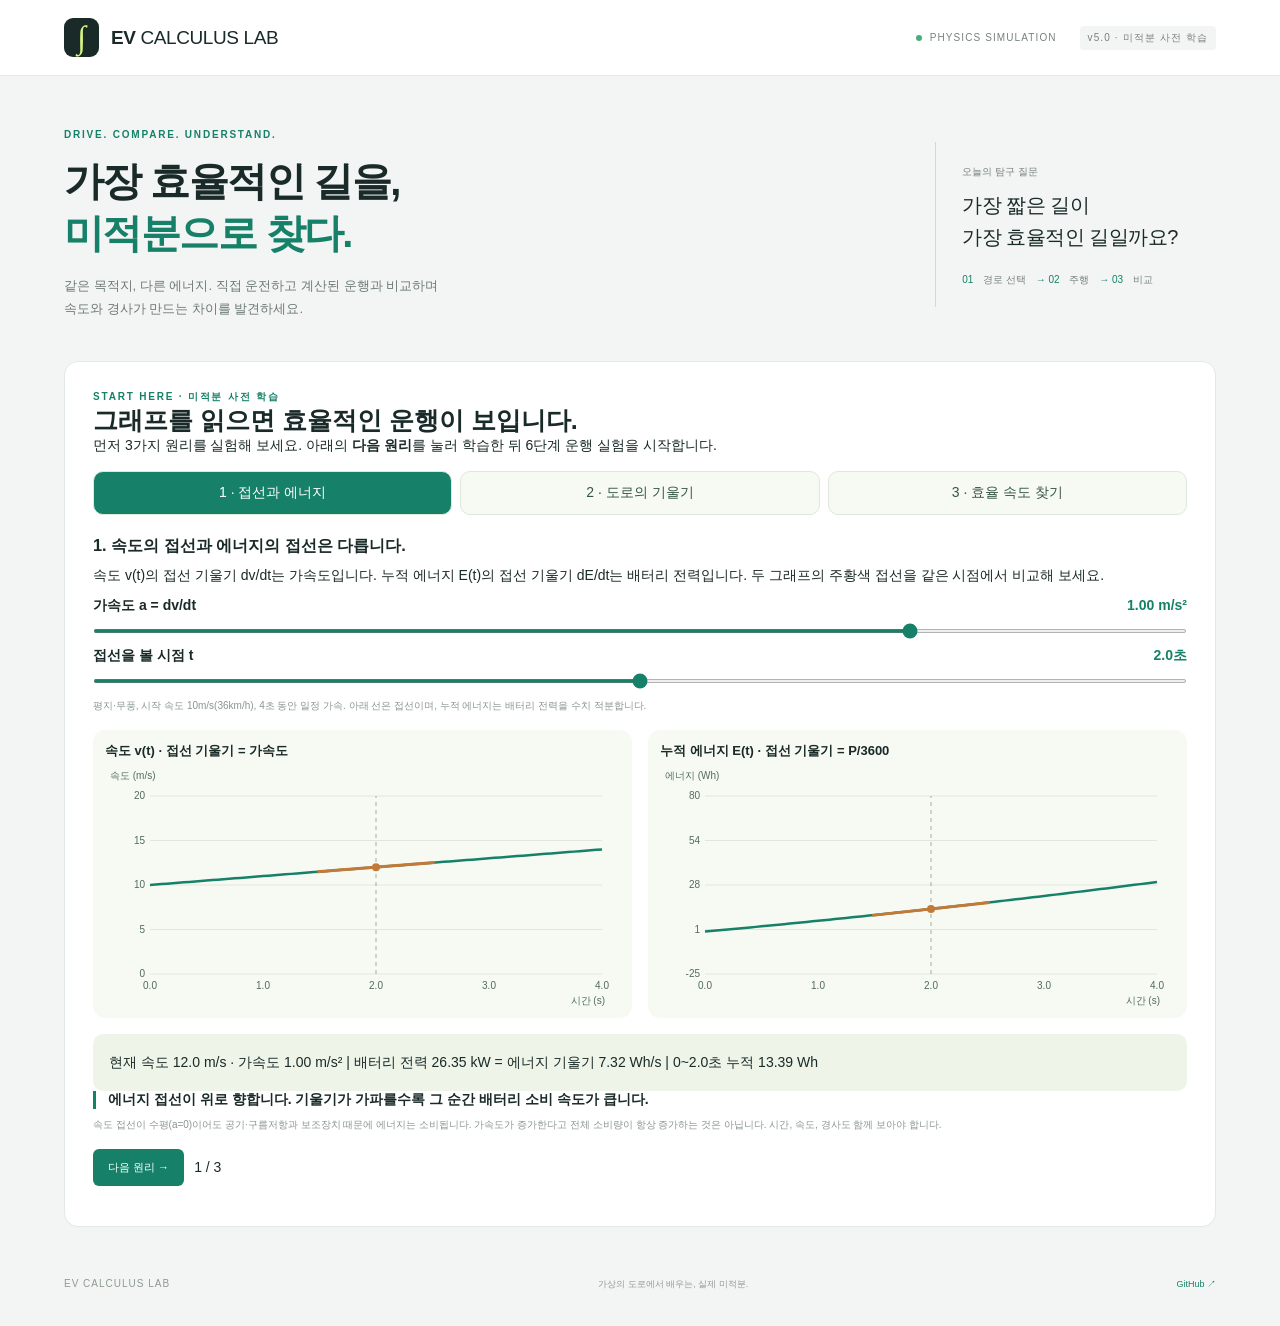
<file: EV-Calculus-Lab-v5-Learning.html>
<!doctype html>
<html lang="ko">
<head><meta charset="utf-8"><meta name="viewport" content="width=device-width,initial-scale=1"><title>EV Calculus Lab v5 · 미적분 학습 후 주행</title><style>:root{--bg:#f3f5f4;--ink:#192a28;--muted:#77827e;--line:#e3e9e6;--green:#168168;--lime:#d7f483;--blue:#687ddb;--font:'IBM Plex Sans KR',Arial,sans-serif}*{box-sizing:border-box}body{margin:0;background:var(--bg);color:var(--ink);font:14px var(--font)}button,input,select{font:inherit}button,summary{cursor:pointer}button:disabled{opacity:.4;cursor:not-allowed}button{transition:background .18s,transform .18s}button:not(:disabled):active{transform:translateY(1px)}a{color:var(--green)}:focus-visible{outline:3px solid #80b6f5;outline-offset:3px}fieldset{border:0;margin:0;padding:0;min-width:0}h1,h2,h3,p{margin:0}button{color:inherit}[hidden]{display:none!important}.topbar{height:76px;background:#fff;border-bottom:1px solid var(--line);padding:0 5%;display:flex;align-items:center;justify-content:space-between}.brand{display:flex;align-items:center;gap:12px;text-decoration:none;color:var(--ink);font-family:'Space Grotesk',sans-serif;letter-spacing:-.4px}.brand-icon{display:grid;place-items:center;width:35px;height:39px;background:var(--ink);color:var(--lime);border-radius:9px;font:32px Georgia}.brand strong{font-size:19px}.brand strong span{font-weight:500}.top-right{display:flex;align-items:center;gap:8px;font:10px 'Space Grotesk',sans-serif;letter-spacing:1.1px;color:var(--muted)}.status-dot{display:inline-block;width:6px;height:6px;border-radius:50%;background:#47ad80}.version{background:var(--bg);border-radius:4px;padding:5px 8px;margin-left:15px}main{max-width:1440px;margin:auto;padding:0 5%}.intro{display:flex;justify-content:space-between;align-items:center;padding:53px 0 40px}.eyebrow{font:10px 'Space Grotesk',sans-serif;letter-spacing:1.8px;color:var(--green);font-weight:600}h1{font-size:40px;line-height:1.3;font-weight:600;letter-spacing:-1.6px;margin:15px 0}h1 em{font-style:normal;color:var(--green)}.subtitle{color:#6c7974;line-height:1.8;font-size:13px}.intro-note{padding:20px 26px;border-left:1px solid #cfdad4;margin-right:12px}.intro-note>span{font-size:10px;color:var(--muted)}.intro-note>p{font-size:20px;line-height:1.6;letter-spacing:-.5px;margin:10px 0 20px}.intro-note>div{font:10px 'Space Grotesk',sans-serif;color:var(--green)}.intro-note>div>span{font-family:var(--font);color:var(--muted);margin:0 7px}.workspace{display:grid;grid-template-columns:300px minmax(0,1fr);gap:22px;align-items:start}.panel{background:#fff;border:1px solid var(--line);border-radius:14px;box-shadow:0 2px 3px #203b2c02}.settings{padding:22px;position:sticky;top:18px}.section-head{display:flex;align-items:center;justify-content:space-between;gap:8px;margin-bottom:22px}.section-head h2{font-size:14px;font-weight:600;letter-spacing:-.3px;display:flex;align-items:center;gap:9px}.section-num{font:10px 'Space Grotesk',sans-serif;color:var(--green);background:#edf6f1;border:1px solid #e2ede7;border-radius:5px;padding:4px 5px}.small-tag{font-size:9px;color:#87948e}.field-label{font-size:11px;display:block;color:#66766e;margin-bottom:10px}.route-choices{display:grid;gap:7px}.route-card{display:flex;align-items:center;text-align:left;gap:11px;background:#fff;border:1px solid var(--line);border-radius:8px;padding:12px 10px;width:100%}.route-card.active{border-color:var(--green);background:#f0f7f3;box-shadow:0 0 0 1px #16816814}.route-icon{width:32px;height:32px;display:grid;place-items:center;border-radius:7px;background:#f2f5f3;color:var(--green);font-size:20px}.route-card.active .route-icon{background:#dfeee6}.route-card strong{font-size:12px;font-weight:500;display:block}.route-card small{font-size:9px;color:var(--muted);display:block;margin-top:3px}.route-distance{margin-left:auto;font:11px 'Space Grotesk',sans-serif;white-space:nowrap}details{font-size:11px;margin-top:18px}summary{color:#677a70;font-weight:500;line-height:1.6}details[open]>summary{margin-bottom:12px}.hint{color:#89958f;font-size:10px;line-height:1.7;margin:7px 0 16px}.divider{height:1px;background:var(--line);margin:21px 0}.slider-label{display:flex;align-items:center;justify-content:space-between;font-size:11px;margin-top:21px}.slider-label output{font:11px 'Space Grotesk',var(--font);color:var(--green);font-weight:600}input[type=range]{width:100%;height:4px;accent-color:var(--green);margin:17px 0 7px;cursor:pointer}.two-fields{display:grid;grid-template-columns:1fr 1fr;gap:11px}.two-fields label{font-size:10px;color:#677a70}input[type=number]{display:block;width:100%;padding:7px 8px;background:#f8faf9;border:1px solid var(--line);border-radius:5px;margin-top:6px;color:var(--ink)}.full{width:100%;margin-top:12px}.model-note{display:flex;gap:12px;padding:13px;background:#f5f7f4;border-radius:7px;margin-top:22px}.model-note>span{color:var(--green);font:25px Georgia}.model-note>p{font-size:9px;color:#7e8c83;line-height:1.9}.main-column{display:grid;gap:22px;min-width:0}.simulator,.results{padding:22px 26px}.badge{font-size:10px;background:#f1f6f2;color:var(--green);border:1px solid #e0ebe3;padding:5px 10px;border-radius:20px}.sim-info{display:flex;justify-content:space-between;margin:0 0 12px}.sim-info>span:first-child{font-size:12px}.sim-info>span:last-child{font-size:10px;color:var(--muted)}.scene{height:245px;background:#f2f6f0;position:relative;border-radius:10px;overflow:hidden}.scene canvas{width:100%;height:100%}.scene-label{position:absolute;top:16px;left:18px;font-size:10px;display:flex;gap:7px;align-items:center;color:#718578}.scene-caption{position:absolute;bottom:10px;right:15px;font-size:8px;color:#90a18d}.telemetry{display:grid;grid-template-columns:repeat(4,1fr);padding:23px 0 21px}.telemetry>div{border-right:1px solid var(--line);padding-left:20px}.telemetry>div:first-child{padding-left:0}.telemetry>div:last-child{border:0}.telemetry span{display:block;font-size:9px;color:var(--muted);margin-bottom:6px}.telemetry strong{font:26px 'Space Grotesk',sans-serif;letter-spacing:-1px}.telemetry small{font:10px 'Space Grotesk',sans-serif;color:#8d9692;letter-spacing:0}.progress-track{height:3px;border-radius:3px;background:#edf2ef;overflow:hidden}.progress-track>div{height:100%;width:0;background:var(--green);transition:width .1s}.driver-controls{display:flex;align-items:center;justify-content:space-between;padding:18px 0}.drive-actions{display:flex;gap:7px}.button{border-radius:6px;padding:10px 14px;font-size:11px;border:1px solid transparent;font-weight:500}.primary{background:var(--green);color:#fff}.primary:hover{background:#10634f}.secondary{background:#fff;border-color:var(--line)}.secondary:hover{background:#f1f6f3}.icon-button{font-size:22px;border:0;background:none;padding:0 10px;color:#7b8c81}.playback-label{font-size:10px;color:var(--muted)}select{border:1px solid var(--line);background:#fff;border-radius:4px;font-size:10px;padding:5px;color:var(--ink);margin-left:5px}.pedals{display:grid;grid-template-columns:1fr 120px 1fr;gap:10px;background:#f7f9f7;border-radius:9px;padding:11px}.pedal{border:1px solid #dde5df;border-radius:6px;background:white;font-size:12px;padding:12px}.pedal small{display:block;font-size:8px;color:#8b978e;margin-top:4px}.pedal.accelerate{background:#e7f0dd;border-color:#d9e8cc}.pedal:hover{border-color:var(--green)}.target-speed{text-align:center;display:flex;align-items:baseline;justify-content:center;flex-wrap:wrap;gap:4px}.target-speed>span{width:100%;font-size:9px;color:#7a887e}.target-speed>strong{font:25px 'Space Grotesk',sans-serif}.target-speed>small{font-size:9px;color:var(--muted)}.control-hint{text-align:center;font-size:9px;margin:11px 0 17px}.quick-try{display:flex;align-items:center;gap:8px;padding-top:15px;border-top:1px solid var(--line)}.quick-try>span{font-size:9px;color:var(--muted);margin-right:auto}.quick-try>button{font-size:9px;background:#f6f8f6;border:1px solid #e5ebe5;border-radius:20px;padding:6px 10px}.quick-try>button:hover{background:#e5efe6}.text-button{background:none;border:0;font-size:10px;color:var(--green)}.empty-result{text-align:center;padding:12px 0 26px}.empty-icon{font:30px Georgia;color:#9ab0a0;margin:0 auto 12px}.empty-result h3{font-size:13px;font-weight:500;color:#6c7f73}.empty-result p{font-size:10px;color:#96a299;line-height:1.8;margin-top:9px}.busy{padding:22px;text-align:center;color:var(--green);font-size:12px}.comparison-summary{background:#eff6ed;border:1px solid #e0ecdd;border-radius:8px;padding:18px;margin-bottom:18px}.comparison-summary>strong{font:28px 'Space Grotesk',var(--font);color:var(--green);margin-right:10px}.comparison-summary p{font-size:10px;color:#70826f;line-height:1.7;margin-top:5px}.comparison-summary .warning{font:16px var(--font);color:#9b6726}.comparison-layout{display:grid;grid-template-columns:1fr 1fr;gap:20px}table{width:100%;border-collapse:collapse;font-size:10px}th{font-size:9px;color:var(--muted);font-weight:400;text-align:right;padding:8px 4px;border-bottom:1px solid var(--line)}td{text-align:right;padding:10px 4px;border-bottom:1px solid #f0f3f0}th:first-child,td:first-child{text-align:left}tr.mine{color:var(--blue)}tr.best{color:var(--green);font-weight:600}.feedback-box{background:#f8faf7;padding:15px;border-radius:8px}.feedback-box .eyebrow{font-size:8px}.feedback-box ul{font-size:10px;color:#71816f;padding-left:14px;line-height:1.75;margin:9px 0 0}.feedback-box li+li{margin-top:7px}.chart-tabs{display:flex;gap:20px;border-bottom:1px solid var(--line);margin-top:22px}.chart-tabs button{background:transparent;border:0;border-bottom:2px solid transparent;font-size:10px;color:var(--muted);padding:10px 2px}.chart-tabs button.active{color:var(--green);border-bottom-color:var(--green)}.chart-legend{display:flex;gap:16px;font-size:9px;color:var(--muted);margin:14px 0 0}.legend-user:before,.legend-best:before{content:'';display:inline-block;width:15px;height:2px;margin:0 5px 3px 0;background:var(--blue)}.legend-best:before{background:var(--green)}.chart-legend>span:last-child{margin-left:auto;font-size:8px}#chart{width:100%;height:210px;display:block}.result-bottom{display:flex;gap:8px;align-items:center;border-top:1px solid var(--line);padding-top:14px}.result-bottom>span{font-size:9px;color:var(--muted);margin-left:auto}.calculus{padding:26px;margin-top:25px}.formula-grid{display:grid;grid-template-columns:repeat(3,1fr)}.formula-grid>article{padding:0 25px;border-right:1px solid var(--line)}.formula-grid>article:first-child{padding-left:0}.formula-grid>article:last-child{border:0;padding-right:0}.formula-num{font-size:9px;color:var(--green)}.formula-grid h3{font-size:13px;margin:10px 0;font-weight:500}.equation{font:22px Georgia,serif;letter-spacing:.3px;color:#265c46;margin:17px 0}.equation sub{font-size:11px}.formula-grid p{font-size:10px;color:#859088;line-height:1.9}.formula-grid p b{font-weight:500;color:#647c69}.math-details{margin-top:24px;border-top:1px solid var(--line);padding-top:17px}.math-detail-content{font-size:11px;line-height:1.9;color:#738177}.math-detail-content p{margin:12px 0}footer{display:flex;justify-content:space-between;padding:27px 0 35px;color:#8e9a91;font-size:9px}footer>span:first-child{font:10px 'Space Grotesk',sans-serif;letter-spacing:1px}footer a{text-decoration:none}.toast{position:fixed;bottom:24px;left:50%;transform:translateX(-50%);background:#233f31;color:white;padding:13px 24px;border-radius:9px;box-shadow:0 5px 30px #0002;z-index:100;max-width:90vw;font-size:12px}.sr-only{position:absolute;width:1px;height:1px;overflow:hidden;clip:rect(0,0,0,0)}
@media(min-width:1500px){main{padding:0 40px}}@media(max-width:1050px){main{padding:0 3%}.workspace{grid-template-columns:260px minmax(0,1fr);gap:16px}.settings{padding:17px}.simulator,.results{padding:20px}.telemetry strong{font-size:22px}.telemetry>div{padding-left:12px}.comparison-layout{grid-template-columns:1fr}.quick-try{flex-wrap:wrap}.quick-try>span{width:100%}.result-bottom{flex-wrap:wrap}.result-bottom>span{width:100%;margin:0}.intro-note{margin:0;padding:15px}.intro-note>p{font-size:17px}}
@media(max-width:760px){.topbar{height:64px;padding:0 5%}.brand strong{font-size:15px}.top-right{font-size:0}.version{font-size:9px;margin-left:3px}.intro{padding:30px 0}.intro-note{display:none}h1{font-size:32px}.subtitle{font-size:12px}.workspace{grid-template-columns:1fr}.settings{position:static}.route-choices{grid-template-columns:repeat(3,1fr)}.route-card{display:block;padding:10px}.route-icon{display:none}.route-card small{font-size:8px}.route-distance{display:block;margin-top:6px}.settings .model-note{display:none}.scene{height:225px}.simulator,.results{padding:17px}.telemetry{padding:19px 0}.telemetry strong{font-size:21px}.telemetry small{font-size:8px}.telemetry>div{padding-left:9px}.telemetry span{font-size:8px}.quick-try>span{width:auto}.quick-try{gap:6px}.quick-try>button{font-size:8px;padding:6px 7px}.formula-grid{grid-template-columns:1fr;gap:22px}.formula-grid>article{border:0;border-bottom:1px solid var(--line);padding:0 0 20px!important}.formula-grid>article:last-child{padding:0!important}.calculus{padding:20px}.formula-grid p{font-size:11px}.intro br.desktop{display:none}footer>span:nth-child(2){display:none}.pedals{grid-template-columns:1fr 85px 1fr}.pedal{padding:11px 5px}.comparison-layout{gap:12px}.section-head{margin-bottom:18px}.small-tag{font-size:8px}}

.pair-comparison{padding:18px 0;border-bottom:1px solid #dfe8db;margin-bottom:20px}.pair-comparison h3{margin-top:0}.pair-comparison select{max-width:100%;padding:8px;border:1px solid #c6d3bf;border-radius:8px;background:white}#pairScene{width:100%;height:340px;background:#f7faf3;border-radius:12px;display:block}.pair-controls{display:flex;gap:10px;flex-wrap:wrap;align-items:center;margin:12px 0}#pairClock{font-variant-numeric:tabular-nums}#pairSeek{width:100%}

.curriculum{margin-bottom:24px;padding:24px}.lesson-steps{display:grid;grid-template-columns:repeat(6,minmax(0,1fr));gap:8px;margin:16px 0}.lesson-steps button{border:1px solid #dfe8db;background:#f7faf3;border-radius:10px;padding:12px 6px;cursor:pointer;color:#365645}.lesson-steps button.active{background:#168168;color:white}.lesson-body{background:#f7faf3;border-radius:12px;padding:20px}.lesson-body h3{margin:8px 0}.lesson-question{font-weight:600;border-left:3px solid #168168;padding-left:12px}.lesson-results-table{width:100%;border-collapse:collapse;font-size:13px}.lesson-results-table th,.lesson-results-table td{padding:8px;border-bottom:1px solid #dfe8db;text-align:left}@media(max-width:650px){.lesson-steps{grid-template-columns:repeat(3,minmax(0,1fr))}.curriculum{padding:16px}.lesson-body{padding:14px}}

[hidden]{display:none!important}.prelearn{padding:28px;margin-bottom:24px}.prelearn h2{font-size:25px}.prelearn h3{margin:20px 0 10px}.prelearn-tabs{grid-template-columns:repeat(3,minmax(0,1fr))}.prelearn label{display:block;margin:12px 0;font-weight:600}.prelearn input[type=range]{display:block;width:100%;margin:14px 0}.prelearn output{float:right;color:#168168}.prelearn-graphs{display:grid;grid-template-columns:1fr 1fr;gap:16px}.prelearn-graphs>div{background:#f7faf3;border-radius:12px;padding:12px}.prelearn-graphs h4{margin:0 0 6px;font-size:13px}.prelearn canvas{width:100%;height:240px;display:block}.pre-numbers{background:#eef4e8;padding:16px;border-radius:10px;line-height:1.8;margin-top:16px}.practice-banner{padding:16px;background:#eef4e8;border-radius:12px;margin-bottom:20px}@media(max-width:650px){.prelearn{padding:16px}.prelearn-graphs{grid-template-columns:1fr}.prelearn-tabs button{font-size:12px}.prelearn output{float:none;margin-left:10px}}

.grade-basics{background:#f7faf3;padding:12px 18px;border-radius:10px}.grade-story{display:grid;grid-template-columns:repeat(3,minmax(0,1fr));gap:12px;margin:16px 0}.grade-story article{background:#eef4e8;border-radius:10px;padding:14px;line-height:1.8}.grade-story strong{display:block;color:#168168;font-size:17px}#gradeMath{margin:16px 0;padding:14px;background:#f7faf3;border-radius:10px}#gradeMath summary{cursor:pointer;font-weight:600}@media(max-width:650px){.grade-story{grid-template-columns:1fr}}</style></head>
<body>
<header class="topbar"><a class="brand" href="#" aria-label="EV Calculus Lab 홈"><span class="brand-icon">∫</span><strong>EV <span>CALCULUS LAB</span></strong></a><div class="top-right"><span class="status-dot"></span> PHYSICS SIMULATION <span class="version">v5.0 · 미적분 사전 학습</span></div></header>
<main>
 <section class="intro"><div><p class="eyebrow">DRIVE. COMPARE. UNDERSTAND.</p><h1>가장 효율적인 길을,<br><em>미적분으로 찾다.</em></h1><p class="subtitle">같은 목적지, 다른 에너지. 직접 운전하고 계산된 운행과 비교하며<br class="desktop"> 속도와 경사가 만드는 차이를 발견하세요.</p></div><div class="intro-note"><span>오늘의 탐구 질문</span><p>가장 짧은 길이<br>가장 효율적인 길일까요?</p><div>01 <span>경로 선택</span> → 02 <span>주행</span> → 03 <span>비교</span></div></div></section>
 <section class="panel prelearn" id="prelearn" aria-labelledby="prelearnHeading"><p class="eyebrow">START HERE · 미적분 사전 학습</p><h2 id="prelearnHeading">그래프를 읽으면 효율적인 운행이 보입니다.</h2><p>먼저 3가지 원리를 실험해 보세요. 아래의 <b>다음 원리</b>를 눌러 학습한 뒤 6단계 운행 실험을 시작합니다.</p><div class="lesson-steps prelearn-tabs"><button id="preTab0" class="active">1 · 접선과 에너지</button><button id="preTab1">2 · 도로의 기울기</button><button id="preTab2">3 · 효율 속도 찾기</button></div><h3 id="preTitle">1. 접선의 기울기는 무엇을 뜻할까요?</h3><p id="preExplanation"></p><div id="slopeControls"><label>가속도 a = dv/dt <output id="accelOut"></output><input id="demoAccel" type="range" min="-2" max="2" value="1" step="0.25"></label><label>접선을 볼 시점 t <output id="demoTimeOut"></output><input id="demoTime" type="range" min="0" max="4" value="2" step="0.1"></label><p class="hint">평지·무풍, 시작 속도 10m/s(36km/h), 4초 동안 일정 가속. 아래 선은 접선이며, 누적 에너지는 배터리 전력을 수치 적분합니다.</p></div><div id="gradeControls" hidden><div class="grade-basics"><p><b>h = 도로의 높이</b> · <b>s = 도로를 따라 이동한 거리</b></p><p>s는 직선 변위가 아니라 실제 지나온 거리입니다. 여기서는 같은 속도로 <b>100m를 10초 동안</b> 달립니다.</p></div><div class="pair-controls"><button id="gradeUphill" class="button secondary">↗ 오르막</button><button id="gradeFlat" class="button secondary">→ 평지</button><button id="gradeDownhill" class="button secondary">↘ 내리막</button></div><label>도로를 100m 이동할 때 높이 변화 <output id="demoGradeOut"></output><input id="demoGrade" type="range" min="-0.12" max="0.12" value="0.04" step="0.01"></label><div id="gradeStory" class="grade-story" aria-live="polite"></div><p class="hint">버튼을 눌러 세 도로를 비교한 뒤 슬라이더로 경사를 바꾸세요. 속도는 모두 36km/h로 고정합니다.</p></div><div id="optimumControls" hidden><div class="grade-basics"><p><b>같은 평지 1km를 달릴 때, 어느 속도가 배터리를 적게 쓸까요?</b></p><p>천천히 달리면 공기저항은 작지만 보조장치를 오래 켭니다. 빠르게 달리면 시간이 짧아지지만 공기저항이 커집니다.</p></div><div class="pair-controls"><button id="speedSlow" class="button secondary">느리게 · 18km/h</button><button id="speedEfficient" class="button secondary">균형 속도 · 약 33km/h</button><button id="speedFast" class="button secondary">빠르게 · 72km/h</button></div><label>일정 주행 속도 <output id="demoVelocityOut"></output><input id="demoVelocity" type="range" min="3" max="20" value="10" step="0.1"></label><div id="speedStory" class="grade-story" aria-live="polite"></div><p class="hint">평지·무풍, 보조전력 700W. 가속과 정차 없이 일정 속도로 달리는 예시입니다.</p></div><div class="prelearn-graphs"><div><h4 id="preGraphLabelA"></h4><canvas id="preGraphA" aria-label="사전 학습의 첫 번째 그래프"></canvas></div><div><h4 id="preGraphLabelB"></h4><canvas id="preGraphB" aria-label="사전 학습의 두 번째 그래프"></canvas></div></div><div id="preNumbers" class="pre-numbers" aria-live="polite"></div><p id="preTakeaway" class="lesson-question"></p><p id="preCaution" class="hint"></p><details id="gradeMath" hidden><summary>이제 미분식으로 연결해 보기</summary><p>높이 변화 ÷ 이동거리 변화가 평균 기울기입니다. 관찰하는 구간을 아주 짧게 줄였을 때의 기울기를 <b>dh/ds</b>라고 씁니다. 현재 예시는 일정한 경사이므로 평균 기울기와 어느 지점의 미분값이 같습니다.</p><p>도로를 따라 잰 거리를 사용하므로 dh/ds = sinθ입니다. 중력에 의한 도로 방향의 힘은 mg × dh/ds입니다. 수평거리로 나누는 일반적인 도로 경사율과 분모가 다릅니다.</p><p>오른쪽 그래프의 높이는 전력(kW), 가로 폭은 시간(초)입니다. <b>직사각형 넓이 = 전력 × 시간</b>이며, 이를 3.6으로 나누면 Wh가 됩니다. 전력이 계속 변할 때 이 넓이를 잘게 나누어 더하는 것이 적분입니다.</p></details><details id="speedMath" hidden><summary>이제 접선과 미분으로 연결해 보기</summary><p>가로축은 속도, 세로축은 같은 1km를 달릴 때 소비하는 에너지입니다. 이 함수가 e(v)입니다. 주황색 접선은 속도를 아주 조금 바꿀 때 소비량이 어느 방향으로 변하는지 보여줍니다.</p><p><b>접선이 오른쪽 아래로 향하면 e′(v)&lt;0:</b> 조금 빨라질 때 소비량이 감소합니다. <b>오른쪽 위로 향하면 e′(v)&gt;0:</b> 조금 빨라질 때 소비량이 증가합니다. <b>접선이 수평이면 e′(v)=0:</b> 이 모델의 최저점입니다.</p><p>e(v) = [(Crr mg + ½ρCdAv²)/η + Paux/v] / 3.6 (Wh/km). 공기저항 항은 v²에 비례하고, 보조장치 항은 1/v에 비례합니다. 도함수는 e′(v) = [ρCdAv/η − Paux/v²] / 3.6 입니다.</p><p>기본 설정의 최소 소비 속도는 v* = ∛(Pauxη / ρCdA), 약 33.4km/h입니다. 이 값은 평지·무풍·일정속도 조건의 참고값입니다.</p></details><div class="pair-controls"><button id="preNext" class="button primary">다음 원리 →</button><span id="preProgress">1 / 3</span></div></section>
 <div id="practiceArea" hidden><p class="practice-banner">v5.0 · 미적분 사전 학습 완료 · 이제 조건을 바꾸며 운행을 실험해 보세요. <button id="reviewMath" class="text-button">사전 학습 다시 보기</button></p>
 <section class="panel curriculum" aria-labelledby="lessonHeading"><div class="section-head"><h2 id="lessonHeading">효율적인 운행을 배우는 6단계</h2><span class="small-tag">관찰 → 실험 → 개선</span></div><p class="hint">한 번에 한 조건만 바꾸어 원인을 확인하세요. 각 단계에서 두 실험을 실행하면 결과를 나란히 정리합니다. 교육용 가상 차량의 실험이며 실제 도로에서는 안전과 교통법규가 우선입니다.</p><div id="lessonSteps" class="lesson-steps" role="group" aria-label="학습 단계 선택"></div><div class="lesson-body"><p id="lessonGoal" class="eyebrow"></p><h3 id="lessonTitle"></h3><p id="lessonReason"></p><p id="lessonTask"></p><div class="pair-controls"><button id="lessonRunA" class="button primary"></button><button id="lessonRunB" class="button secondary"></button><button id="lessonDone" class="text-button">이 단계 학습 완료 ✓</button></div><div id="lessonResults" aria-live="polite"></div><p id="lessonQuestion" class="lesson-question"></p><p id="lessonInterpretation" class="hint"></p><p id="lessonProgress" class="hint"></p></div></section>
 <div class="workspace">
  <aside class="panel settings"><div class="section-head"><h2><span class="section-num">01</span> 실험 설정</h2><span class="small-tag">SI 단위 계산</span></div>
   <fieldset id="settingsFields"><legend class="sr-only">운행 환경 설정</legend>
   <label class="field-label">주행 경로</label><div id="routeChoices" class="route-choices"></div>
   <details class="custom-editor"><summary>＋ 나만의 경로 설계</summary><p class="hint">공통 출발 0m → 중간 정차 8m → 도착 0m. 두 언덕의 높이를 바꿔 보세요.</p><div class="two-fields"><label>길이 (m)<input id="customLength" type="number" min="800" max="2000" step="100" value="1200"></label><label>제한속도 (km/h)<input id="customLimit" type="number" min="30" max="70" value="50"></label><label>첫 언덕 높이 (m)<input id="customPeak1" type="number" min="-20" max="50" value="25"></label><label>두 번째 높이 (m)<input id="customPeak2" type="number" min="-20" max="50" value="20"></label></div><button id="applyCustom" class="button secondary full">경로 적용</button></details>
   <div class="divider"></div><label class="slider-label" for="deadline">도착 제한시간 <output id="deadlineOut">220초 이내</output></label><input id="deadline" type="range" min="80" max="480" step="10" value="220"><p class="hint">모든 경로에 동일하게 적용 · 중간 4초 정차 필수</p>
   <label class="slider-label" for="mass">차량 질량 <output id="massOut">1,700 kg</output></label><input id="mass" type="range" min="900" max="3000" step="100" value="1700">
   <label class="slider-label" for="wind">맞바람 <output id="windOut">0 m/s</output></label><input id="wind" type="range" min="-10" max="15" value="0"><p class="hint">음수는 뒷바람입니다.</p>
   <details><summary>차량·에너지 상세 설정</summary><div class="two-fields"><label>공기저항계수 Cd<input id="cd" type="number" min="0.15" max="0.6" step="0.01" value="0.28"></label><label>전면적 (m²)<input id="area" type="number" min="1.5" max="4" step="0.1" value="2.3"></label><label>구름저항계수<input id="crr" type="number" min="0.005" max="0.03" step="0.001" value="0.010"></label><label>구동 효율<input id="efficiency" type="number" min="0.65" max="0.98" step="0.01" value="0.90"></label><label>회생 효율<input id="regen" type="number" min="0" max="0.9" step="0.05" value="0.65"></label><label>보조전력 (W)<input id="auxiliary" type="number" min="0" max="3000" step="100" value="700"></label></div></details>
   </fieldset>
   <div class="model-note"><span>ƒ</span><p>경사 · 가속도 · 공기저항 · 구름저항<br>회생제동 · 보조전력을 함께 계산합니다.</p></div>
  </aside>
  <section class="main-column">
   <div class="panel simulator"><div class="section-head"><h2><span class="section-num">02</span> 드라이빙 시뮬레이터</h2><span id="modeBadge" class="badge">주행 준비</span></div>
    <div class="sim-info"><span id="routeTitle">언덕 직행</span><span id="routeMeta">1.00 km · 중간 정차 1회</span></div>
    <div class="scene"><canvas id="scene" aria-label="경로 고도와 차량 위치를 보여주는 시뮬레이션"></canvas><div class="scene-label"><span class="status-dot"></span> <span id="sceneStatus">출발 준비 완료</span></div><span class="scene-caption">고도 단면 · 가로/세로 축척은 서로 다릅니다</span></div>
    <div class="telemetry"><div><span>현재 속도</span><strong id="speedValue">0.0 <small>km/h</small></strong></div><div><span>누적 에너지</span><strong id="energyValue">0.0 <small>Wh</small></strong></div><div><span>주행 시간</span><strong id="timeValue">0.0 <small>s</small></strong></div><div><span>도로 경사각</span><strong id="gradeValue">0.0 <small>°</small></strong></div></div>
    <div class="progress-track"><div id="driveProgress"></div></div>
    <div class="driver-controls"><div class="drive-actions"><button id="startDrive" class="button primary">▶ 직접 주행</button><button id="pauseDrive" class="button secondary" disabled>일시정지</button><button id="resetDrive" class="icon-button" aria-label="주행 초기화" title="초기화">↺</button></div><label class="playback-label">재생 <select id="playback"><option value="1">1×</option><option value="4" selected>4×</option><option value="10">10×</option></select></label></div>
    <div class="pedals"><button id="brake" class="pedal brake">↓ 감속 <small>목표 −7.2 km/h</small></button><div class="target-speed"><span>목표 속도</span><strong id="targetValue">36.0</strong><small>km/h</small></div><button id="accelerate" class="pedal accelerate">↑ 가속 <small>목표 +7.2 km/h</small></button></div>
    <p class="hint control-hint">↑ / ↓ 키 또는 버튼으로 목표 속도를 바꾸세요. 25m마다 가감속을 계산합니다.<br>제한속도·출력·정차 보조가 적용되며, 정차 지점에서는 자동으로 4초 기다립니다.</p>
    <div class="quick-try"><span>빠르게 실험하기</span><button data-preset="wave">가속·감속 반복</button><button data-preset="smooth">일정 속도 목표</button><button data-preset="fast">빠른 주행</button></div>
   </div>
   <div class="panel results"><div class="section-head"><h2><span class="section-num">03</span> 운행 비교 & 학습</h2><button id="exportCsv" class="text-button" disabled>CSV 내보내기 ↗</button></div>
    <div id="emptyResult" class="empty-result"><div class="empty-icon">∫</div><h3>한 번의 주행이, 하나의 실험이 됩니다.</h3><p>직접 주행하거나 위의 예시를 선택하면<br>내 운행과 계산된 경로의 차이를 분석합니다.</p></div>
    <div id="resultContent" hidden><section class="pair-comparison"><h3>내 운행과 계산 기준을 동시에 보기</h3><label>비교 대상 <select id="comparisonType"><option value="best">전체 후보 중 최소 에너지 경로</option><option value="same">내 경로에서 계산한 최소 에너지 운행</option></select></label><p id="pairStatus" class="hint"></p><canvas id="pairScene" aria-label="같은 경과 시간에서 사용자와 계산 기준의 고도 경로 및 차량 위치 비교"></canvas><div class="pair-controls"><button id="replayTogether" class="button primary">▶ 동시 재생</button><button id="pausePair" class="button secondary">비교 일시정지</button><span id="pairClock"></span></div><input id="pairSeek" type="range" min="0" max="220" value="0" step="0.1" aria-label="동시 비교 경과 시간"><p class="hint">보라색: 내 운행 · 초록색: 계산 기준. 두 고도 단면은 동일한 거리·고도 축척입니다. 실제 지도가 아닌 가상 경로이며, 계산 기준은 격자 내 최솟값입니다.</p></section><div id="comparisonSummary" class="comparison-summary"></div><div class="comparison-layout"><div id="resultTable"></div><div class="feedback-box"><p class="eyebrow">LEARNING NOTES</p><ul id="feedback"></ul></div></div>
     <div class="chart-tabs" role="group" aria-label="비교 그래프 선택"><button class="active" data-chart="v">속도</button><button data-chart="power">전력</button><button data-chart="energy">누적 에너지</button></div><div class="chart-legend"><span class="legend-user">내 운행</span><span class="legend-best">계산 기준</span><span>공통 축: 경과 시간 (s)</span></div><canvas id="chart" aria-label="내 운행과 계산 기준의 시간별 비교 그래프"></canvas><p id="chartExplanation" class="hint"></p>
     <div class="result-bottom"><button id="replayUser" class="button secondary">내 운행 재생</button><button id="replayBest" class="button secondary">계산 기준 재생</button><span>재생 후 다시 주행하며 개선해 보세요.</span></div>
    </div>
    <p id="busy" class="busy" hidden>경사와 속도 조합을 계산하고 있습니다…</p>
   </div>
  </section>
 </div>
 <section class="panel calculus"><div class="section-head"><h2>주행을 이해하는 세 가지 식</h2><span class="small-tag">CALCULUS, IN MOTION</span></div><div class="formula-grid"><article><span class="formula-num">01 / 미분</span><h3>속도의 변화가 힘을 만든다</h3><div class="equation">a(t) = dv / dt</div><p>같은 속도에 도달하더라도 가속 과정이 다르면 출력과 제동 손실이 달라집니다. 거리 격자에서는 <b>a = (v₁² − v₀²) / 2Δs</b>를 사용합니다.</p></article><article><span class="formula-num">02 / 힘과 전력</span><h3>언덕과 바람도 에너지를 쓴다</h3><div class="equation">P<sub>wheel</sub> = F<sub>total</sub> · v</div><p>F = ma + mg sinθ + Cᵣᵣmg cosθ + ½ρCᴅA(v+w)|v+w|. 배터리 전력에는 구동 효율, 회생 한도와 보조전력을 적용합니다.</p></article><article><span class="formula-num">03 / 적분과 최적화</span><h3>전력을 쌓아 소비량을 구한다</h3><div class="equation">E = ∫ P<sub>battery</sub>(t) dt</div><p>음의 전력은 에너지 회수입니다. 출발·도착 정지, 중간 정차, 출력과 제한시간을 만족하는 후보 중 배터리 에너지가 낮은 운행을 찾습니다.</p></article></div>
 <details class="math-details"><summary>최대 효율 속도는 어떻게 구하나요? · 모델과 한계 보기</summary><div class="math-detail-content"><p>평지·무풍·일정 속도에서는 거리당 에너지 e(v) = (Cᵣᵣmg + ½ρCᴅAv²)/η + Pₐᵤₓ/v 입니다. 이를 미분하면 e′(v) = ρCᴅAv/η − Pₐᵤₓ/v²이며, e′(v)=0에서 <b>v* = ∛(Pₐᵤₓη / ρCᴅA)</b>입니다. 현재 설정의 평지·무풍 참고 속도: <b id="steadySpeed">약 33 km/h</b>. 보조전력이 0이면 양의 유한 최솟값 속도는 없습니다.</p><p>실제 최적화는 이 일정속도 식만 사용하지 않습니다. 거리 25m, 속도 2m/s, 시간 0.5초 격자의 동적 계획법으로 경사와 정차를 반영합니다. 각 구간 시간을 올림하므로 실제 도착시간보다 보수적입니다. 격자 밖의 연속 최적해나 모든 도로의 전역 최적해를 보장하지 않습니다.</p><p>차량은 가상의 교육 모델입니다. 구동 효율은 일정하며 배터리 SOC·온도·타이어 미끄럼·곡선 주행은 모델링하지 않습니다. 회생은 기계 출력 45kW까지, 구동은 85kW까지입니다. 출발·종료 고도는 같고, 지도는 실제 도로가 아닌 고도 단면입니다. 내리막 회생에는 제동이 필요하며 무한한 에너지 회수는 불가능합니다.</p><p>참고: <a href="https://research-hub.nlr.gov/en/publications/fastsim-a-model-to-estimate-vehicle-efficiency-cost-and-performan-2/" target="_blank" rel="noreferrer">Brooker et al., FASTSim (2015)</a>의 힘·전력 기반 모델 구성. 본 프로젝트는 별도로 구현한 단순화 모델이며 FASTSim 검증을 받은 모델은 아닙니다.</p></div></details></section>
 </div><footer><span>EV CALCULUS LAB</span><span>가상의 도로에서 배우는, 실제 미적분.</span><a href="https://github.com/LoggerVibe/vibe-coding" target="_blank" rel="noreferrer">GitHub ↗</a></footer>
</main><div id="toast" class="toast" role="status" aria-live="polite" hidden></div>
<script>'use strict';
// Browser counterpart of physics.py/model.py. No network or packages required.
const EVEngine=(()=>{
 const defaults={mass:1700,cd:.28,area:2.3,crr:.01,efficiency:.9,regen:.65,auxiliary:700,wind:0};
 const bounds={mass:[900,3000],cd:[.15,.6],area:[1.5,4],crr:[.005,.03],efficiency:[.65,.98],regen:[0,.9],auxiliary:[0,3000],wind:[-10,15]};
 function vehicle(input={}){const c={...defaults,...input};for(const k in bounds)if(!Number.isFinite(c[k])||c[k]<bounds[k][0]||c[k]>bounds[k][1])throw Error(k+' 설정 범위를 확인하세요.');return c;}
 function route(id,label,length,p1,p2,limit){const n=length/25,knots=[0,p1,8,p2,0];return {id,label,length,s:Array.from({length:n+1},(_,i)=>i*25),h:Array.from({length:n+1},(_,i)=>{const u=i/n*4,j=Math.min(3,Math.floor(u));return knots[j]+(knots[j+1]-knots[j])*(u-j);}),limits:Array(n).fill(limit/3.6),stops:[n/2],stop_seconds:4,description:{ridge:'짧지만 가파른 언덕',river:'완만한 강변 우회로',city:'낮은 제한속도의 도심길',custom:'직접 설계한 경사'}[id]};}
 function routes(custom){const rs=[route('ridge','언덕 직행',1000,38,32,60),route('river','강변 우회',1400,12,10,60),route('city','도심 연결',1200,19,16,40)];if(custom){const {length,peak1,peak2,limit}=custom;if(![length,peak1,peak2,limit].every(Number.isFinite)||length%100||length<800||length>2000||Math.min(peak1,peak2)<-20||Math.max(peak1,peak2)>50||limit<30||limit>70)throw Error('경로 설정 범위를 확인하세요.');rs.push(route('custom','나의 설계',length,peak1,peak2,limit));}return rs;}
 function forces(v,a,g,c){const rel=v+c.wind;return {inertia:c.mass*a,grade:c.mass*9.81*g,rolling:c.mass*9.81*c.crr*Math.sqrt(1-g*g),drag:.5*1.225*c.cd*c.area*rel*Math.abs(rel)};}
 function transition(ds,dh,v0,v1,c,limit){if(ds<=0||Math.abs(dh)>=ds||Math.min(v0,v1)<0||v0+v1<=0||Math.max(v0,v1)>limit+1e-9)return null;const a=(v1*v1-v0*v0)/(2*ds);if(a < -3-1e-9||a>2+1e-9)return null;const dt=2*ds/(v0+v1),g=dh/ds,power=v=>Object.values(forces(v,a,g,c)).reduce((x,y)=>x+y,0)*v,lo=Math.min(v0,v1),hi=Math.max(v0,v1),cand=[v0,v1],k=.5*1.225*c.cd*c.area,f=forces(0,a,g,c),b=f.inertia+f.grade+f.rolling;
 for(const sign of [-1,1]){const aa=3*k*sign,bb=4*k*sign*c.wind,cc=b+k*sign*c.wind*c.wind,disc=bb*bb-4*aa*cc;if(disc>=0)for(const root of [(-bb+Math.sqrt(disc))/(2*aa),(-bb-Math.sqrt(disc))/(2*aa)])if(lo<root&&root<hi&&(root+c.wind)*sign>=0)cand.push(root);}if(lo< -c.wind&&-c.wind<hi)cand.push(-c.wind);if(Math.max(...cand.map(power))>85000+1e-6)return null;
 const totals={draw:0,recovered:0,auxiliary:c.auxiliary*dt/3600,drag:0,rolling:0,grade:0,inertia:0,friction:0};for(let j=0;j<8;j++){const v=v0+(v1-v0)*(j+.5)/8,f=forces(v,a,g,c),p=Object.values(f).reduce((x,y)=>x+y,0)*v,h=dt/(8*3600);totals.draw+=Math.max(p,0)/c.efficiency*h;totals.recovered+=Math.min(Math.max(-p,0),45000)*c.regen*h;totals.friction+=Math.max(-p-45000,0)*h;for(const key of ['drag','rolling','grade','inertia'])totals[key]+=f[key]*v*h;}const energy=totals.draw+totals.auxiliary-totals.recovered;return {dt,energy,a,power:energy*3600/dt,grade_angle:Math.asin(g)*180/Math.PI,...totals};}
 const graphCache=new Map(),optimalCache=new Map();
 function graph(r,c){const key=JSON.stringify([r,c]);if(graphCache.has(key))return graphCache.get(key);const n=r.s.length-1,opts=Array.from({length:n+1},(_,i)=>[0,n,...r.stops].includes(i)?[0]:Array.from({length:10},(_,j)=>(j+1)*2).filter(v=>v<=Math.min(r.limits[i-1],r.limits[i]))),edges=Array(n);let reachable=new Set([0]);for(let i=n-1;i>=0;i--){const layer=new Map(),previous=new Set();for(const v0 of opts[i]){const out=[];for(const v1 of opts[i+1])if(reachable.has(v1)){const e=transition(25,r.h[i+1]-r.h[i],v0,v1,c,r.limits[i]);if(e)out.push([v1,e]);}if(out.length){layer.set(v0,out);previous.add(v0);}}edges[i]=layer;reachable=previous;}if(graphCache.size>24)graphCache.clear();graphCache.set(key,edges);return edges;}
 function evaluate(r,speeds,c,deadline){const n=r.s.length-1;if(speeds.length!==n+1||speeds.some(v=>!Number.isFinite(v)||v<0))throw Error('전체 속도 기록이 필요합니다.');const reasons=[];if(speeds[0]||speeds[n])reasons.push('출발·도착 정지 조건 위반');if(r.stops.some(i=>speeds[i]))reasons.push('필수 정차 누락');const totals={draw:0,recovered:0,auxiliary:0,drag:0,rolling:0,grade:0,inertia:0,friction:0};let t=0,energy=0;const samples=[{t:0,s:0,h:r.h[0],v:speeds[0],a:0,power:0,energy:0,angle:0}];for(let i=0;i<n;i++){const e=transition(25,r.h[i+1]-r.h[i],speeds[i],speeds[i+1],c,r.limits[i]);if(!e)throw Error('운행 제약 위반: '+(i+1));t+=e.dt;energy+=e.energy;for(const k in totals)totals[k]+=e[k];samples.push({t,s:r.s[i+1],h:r.h[i+1],v:speeds[i+1],a:e.a,power:e.power,energy,angle:e.grade_angle});if(r.stops.includes(i+1)&&speeds[i+1]===0){t+=4;const idle=c.auxiliary*4/3600;energy+=idle;totals.auxiliary+=idle;samples.push({...samples.at(-1),t,a:0,power:c.auxiliary,energy});}}if(t>deadline+1e-8)reasons.push('도착 제한시간 초과');return {route_id:r.id,label:r.label,speeds,samples,time:t,energy,wh_km:energy/(r.length/1000),totals,valid:!reasons.length,reasons,distance:r.length};}
 function step(r,c,index,v,target){if(!Number.isInteger(index)||index<0||index>=r.s.length-1||!Number.isFinite(target)||target<0||target>25)throw Error('주행 입력을 확인하세요.');const choices=graph(r,c)[index].get(v)||[];if(!choices.length)throw Error('진행 가능한 운행이 없습니다.');const [v1,e]=choices.slice().sort((a,b)=>Math.abs(a[0]-target)-Math.abs(b[0]-target)||a[1].energy-b[1].energy)[0];return {v:v1,...e,s:r.s[index+1],h:r.h[index+1],dwell:r.stops.includes(index+1)?4:0,assisted:Math.abs(v1-target)>1.01};}
 function optimize(r,c,deadline){const edges=graph(r,c),budget=Math.floor(deadline/.5+1e-9),layers=[new Map([[0,{energy:0,prev:null,v:0,tick:0}]])];for(let i=0;i<edges.length;i++){const current=new Map(),dwell=r.stops.includes(i+1)?4:0,idle=c.auxiliary*dwell/3600;for(const [key,node]of layers.at(-1))for(const [v1,e]of edges[i].get(node.v)||[]){const tick=node.tick+Math.ceil((e.dt+dwell)/.5-1e-9);if(tick>budget)continue;const nextKey=tick*11+v1/2,energy=node.energy+e.energy+idle;if(!current.has(nextKey)||energy<current.get(nextKey).energy)current.set(nextKey,{energy,prev:key,v:v1,tick});}if(!current.size)return null;layers.push(current);}let key,best=Infinity;for(const [k,node]of layers.at(-1))if(node.energy<best){key=k;best=node.energy;}const conservative_time=layers.at(-1).get(key).tick*.5,path=[];for(const layer of layers.slice().reverse()){const node=layer.get(key);path.push(node.v);key=node.prev;}return {...evaluate(r,path.reverse(),c,deadline),conservative_time,method:'거리 25m · 속도 2m/s · 시간 0.5s 보수적 격자 DP'};}
 function optimal(rs,c,deadline){const key=JSON.stringify([rs,c,deadline]);if(!optimalCache.has(key)){if(optimalCache.size>8)optimalCache.clear();optimalCache.set(key,rs.map(r=>optimize(r,c,deadline)));}return optimalCache.get(key);}
 function compare(user,rs){const feasible=rs.filter(r=>r&&r.valid);if(!feasible.length)return {best:null,saving:null,feedback:['시간 제약에서 격자 해를 찾지 못했습니다. 제한시간을 늘려 보세요.']};const best=feasible.reduce((a,b)=>a.energy<b.energy?a:b),same=feasible.find(r=>r.route_id===user.route_id),feedback=[];if(!user.valid)feedback.push('비교 조건 미충족: '+user.reasons.join(', '));if(best.route_id!==user.route_id)feedback.push('전체 후보 중 '+best.label+'의 계산 에너지가 가장 낮습니다.');if(same)feedback.push('같은 경로의 계산 운행 대비 에너지 차이: '+(user.energy-same.energy).toFixed(1)+' Wh');feedback.push('회생제동 회수량: '+user.totals.recovered.toFixed(1)+' Wh.','두 차량은 동일한 경과 시간으로 재생됩니다. 경로 길이가 다르면 위치 비율도 달라집니다.');return {best:best.route_id,saving:user.valid&&user.energy>1e-6?(user.energy-best.energy)/user.energy*100:null,same_route_energy:same?.energy,feedback};}
 function dispatch(path,data){const c=vehicle(data.vehicle),deadline=data.deadline??220;if(!Number.isFinite(deadline)||deadline<80||deadline>480)throw Error('제한시간은 80~480초입니다.');const rs=routes(data.custom);if(path==='config')return {routes:rs,vehicle:c};const r=rs.find(r=>r.id===(data.route||'ridge'));if(!r)throw Error('경로가 없습니다.');if(path==='step')return step(r,c,data.index,data.v,data.target);if(path==='optimize')return {optimal:optimal(rs,c,deadline)};if(path==='preset'){if(!['smooth','wave','fast'].includes(data.style))throw Error('주행 예시를 확인하세요.');const speeds=[0];for(let i=0;i<r.s.length-1;i++)speeds.push(step(r,c,i,speeds.at(-1),data.style==='smooth'?10:data.style==='fast'?20:(Math.floor(i/4)%2===0?16:4)).v);return evaluate(r,speeds,c,deadline);}if(path==='compare'){const user=evaluate(r,data.speeds,c,deadline),results=optimal(rs,c,deadline);return {user,optimal:results,comparison:compare(user,results)};}throw Error('지원하지 않는 계산입니다.');}
 return {dispatch,transition,vehicle,routes,optimize};
})();
if(typeof module!=='undefined')module.exports=EVEngine;
</script><script>'use strict';
const $=id=>document.getElementById(id);
const state={routes:[],route:'ridge',custom:null,target:10,mode:'idle',paused:false,index:0,
  speeds:[0],segment:null,clock:0,energy:0,position:0,speed:0,angle:0,pending:false,
  generation:0,result:null,replay:null,pairTime:0,pairPlaying:false,chart:'v',busy:false};
let toastTimer;
function toast(text){$('toast').textContent=text;$('toast').hidden=false;clearTimeout(toastTimer);toastTimer=setTimeout(()=>$('toast').hidden=true,5500);}
function settings(){return {vehicle:Object.fromEntries(['mass','wind','cd','area','crr','efficiency','regen','auxiliary'].map(k=>[k,Number($(k).value)])),deadline:Number($('deadline').value),route:state.route,custom:state.custom};}
async function api(path,body={}){await new Promise(resolve=>setTimeout(resolve,0));return EVEngine.dispatch(path,{...settings(),...body});}
function routeNow(){return state.routes.find(r=>r.id===state.route)||state.routes[0];}
function escaped(text){return String(text).replace(/[&<>"']/g,c=>({'&':'&amp;','<':'&lt;','>':'&gt;','"':'&quot;',"'":'&#39;'}[c]));}
function lock(value){$('settingsFields').disabled=value;document.querySelectorAll('[data-preset]').forEach(b=>b.disabled=value);$('startDrive').disabled=value;}
function updateSettings(){ $('massOut').textContent=Number($('mass').value).toLocaleString()+' kg';$('windOut').textContent=$('wind').value+' m/s';$('deadlineOut').textContent=$('deadline').value+'초 이내';const c=settings().vehicle;const v=Math.cbrt(c.auxiliary*c.efficiency/(1.225*c.cd*c.area))*3.6;$('steadySpeed').textContent=v.toFixed(1)+' km/h';}
function chooseRoute(id){learning.pending=null;reset();state.route=id;renderRoutes();renderScene();}
function renderRoutes(){const icons={ridge:'⌁',river:'∿',city:'▥',custom:'⌘'};$('routeChoices').innerHTML=state.routes.map(r=>`<button type="button" class="route-card ${r.id===state.route?'active':''}" data-route="${r.id}" aria-pressed="${r.id===state.route}"><span class="route-icon">${icons[r.id]}</span><span><strong>${escaped(r.label)}</strong><small>${escaped(r.description)}</small></span><span class="route-distance">${(r.length/1000).toFixed(1)} km</span></button>`).join('');document.querySelectorAll('[data-route]').forEach(b=>b.onclick=()=>chooseRoute(b.dataset.route));const r=routeNow();$('routeTitle').textContent=r.label;$('routeMeta').textContent=`${(r.length/1000).toFixed(2)} km · 제한 ${Math.round(r.limits[0]*3.6)} km/h · 중간 정차 1회`;}
function setTarget(v){state.target=Math.max(2,Math.min(20,v));$('targetValue').textContent=(state.target*3.6).toFixed(1);}
function reset(clearResults=true){state.generation++;Object.assign(state,{mode:'idle',paused:false,index:0,speeds:[0],segment:null,clock:0,energy:0,position:0,speed:0,angle:0,pending:false,replay:null,pairTime:0,pairPlaying:false,busy:false});lock(false);$('pauseDrive').disabled=true;$('pauseDrive').textContent='일시정지';$('modeBadge').textContent='주행 준비';$('sceneStatus').textContent='출발 준비 완료';$('busy').hidden=true;if(clearResults){state.result=null;$('resultContent').hidden=true;$('emptyResult').hidden=false;$('exportCsv').disabled=true;}renderTelemetry();renderScene();}
function renderTelemetry(){for(const [id,value,unit]of [['speedValue',state.speed*3.6,'km/h'],['energyValue',state.energy,'Wh'],['timeValue',state.clock,'s'],['gradeValue',state.angle,'°']])$(id).innerHTML=`${value.toFixed(1)} <small>${unit}</small>`;$('driveProgress').style.width=(100*state.position/(routeNow()?.length||1))+'%';}
async function nextSegment(){if(state.pending||state.mode!=='drive')return;const r=routeNow();if(state.index>=r.s.length-1){state.mode='idle';$('pauseDrive').disabled=true;$('modeBadge').textContent='주행 완료';$('sceneStatus').textContent='도착 · 결과 분석 중';await analyze(state.speeds);return;}state.pending=true;const generation=state.generation;try{const e=await api('step',{index:state.index,v:state.speeds.at(-1),target:state.target});if(generation!==state.generation)return;state.segment={...e,elapsed:0,startS:r.s[state.index],startV:state.speeds.at(-1),startTime:state.clock,startEnergy:state.energy};$('sceneStatus').textContent=e.dwell?'정차 지점 접근 · 제동 보조':e.assisted?'제한속도·출력·제동 보조 적용':'목표 속도에 맞춰 주행 중';}catch(err){toast(err.message);reset(false);}finally{if(generation===state.generation)state.pending=false;}}
async function startDrive(){reset(false);state.result=null;$('resultContent').hidden=true;$('emptyResult').hidden=false;$('exportCsv').disabled=true;state.mode='drive';lock(true);$('pauseDrive').disabled=false;$('modeBadge').textContent='직접 주행';await nextSegment();}
async function analyze(speeds){const generation=state.generation;state.busy=true;lock(true);$('busy').hidden=false;$('emptyResult').hidden=true;try{const result=await api('compare',{speeds});if(generation!==state.generation)return;state.result=result;renderResults();$('sceneStatus').textContent='운행 분석 완료';}catch(err){if(generation===state.generation){toast(err.message);$('emptyResult').hidden=false;}}finally{if(generation===state.generation){state.busy=false;lock(false);$('busy').hidden=true;}}}
async function runPreset(style){reset();state.busy=true;lock(true);$('busy').hidden=false;const generation=state.generation;try{const user=await api('preset',{style});if(generation!==state.generation)return;state.speeds=user.speeds;const last=user.samples.at(-1);Object.assign(state,{position:last.s,clock:last.t,energy:last.energy,speed:0,angle:last.angle});renderTelemetry();renderScene();$('modeBadge').textContent='예시 주행 완료';await analyze(user.speeds);}catch(err){if(generation===state.generation){toast(err.message);lock(false);$('busy').hidden=true;state.busy=false;}}}
function bestResult(){const result=state.result;return result?.optimal.find(r=>r&&r.route_id===result.comparison.best);}
function renderResults(){const {user,optimal,comparison}=state.result;$('resultContent').hidden=false;$('emptyResult').hidden=true;$('exportCsv').disabled=false;const best=bestResult();if(!user.valid){$('comparisonSummary').innerHTML=`<strong class="warning">비교 조건을 확인해 주세요</strong><p>${user.reasons.map(escaped).join(' · ')}. 에너지 수치는 표시하지만 절감률은 평가하지 않습니다.</p>`;}else if(!best){$('comparisonSummary').innerHTML='<strong class="warning">현재 격자에서 기준 해를 찾지 못했습니다</strong><p>제한시간을 늘리면 더 많은 운행 후보를 탐색할 수 있습니다.</p>';}else if(comparison.saving===null){$('comparisonSummary').innerHTML='<strong class="warning">순소비가 0 이하입니다</strong><p>절감률 대신 Wh 단위 에너지 차이를 비교하세요.</p>';}else{$('comparisonSummary').innerHTML=`<strong>${Math.abs(comparison.saving).toFixed(1)}%</strong><span>${comparison.saving>=0?'계산 기준 대비 절감 가능':'내 운행이 계산 기준보다 낮음'}</span><p>${escaped(best.label)} · ${best.energy.toFixed(1)} Wh · ${best.time.toFixed(1)}초 / 내 운행 ${user.energy.toFixed(1)} Wh · ${user.time.toFixed(1)}초<br>동일 출발·도착·중간 정차 조건, ${$('deadline').value}초 이내. 격자 탐색 기준이며 연속 전역 최적해는 아닙니다.</p>`;}
 const row=(r,cls,label)=>`<tr class="${cls}"><td>${escaped(label)}</td><td>${r.energy.toFixed(1)}</td><td>${r.time.toFixed(1)}</td><td>${r.wh_km.toFixed(1)}</td></tr>`;
 $('resultTable').innerHTML='<table><thead><tr><th>운행</th><th>Wh</th><th>초</th><th>Wh/km</th></tr></thead><tbody>'+row(user,'mine','내 운행')+optimal.map((r,i)=>r?row(r,r.route_id===comparison.best?'best':'',r.label+(r.route_id===comparison.best?' ✓':'')):`<tr><td>${escaped(state.routes[i].label)}</td><td colspan="3">시간 격자 해 없음</td></tr>`).join('')+'</tbody></table>';
 recordLessonResult();$('feedback').innerHTML=comparison.feedback.map(x=>`<li>${escaped(x)}</li>`).join('');$('replayBest').disabled=!best;$('replayTogether').disabled=!best;state.pairTime=0;state.pairPlaying=!!best;renderPair();renderChart();}
function startReplay(which){const result=which==='user'?state.result?.user:bestResult();if(!result)return;reset(false);state.route=result.route_id;renderRoutes();state.replay=result;state.mode='replay';lock(true);$('pauseDrive').disabled=false;$('modeBadge').textContent=which==='user'?'내 운행 재생':'계산 기준 재생';$('sceneStatus').textContent='기록 재생 중';renderScene();}
function replayAt(t){const samples=state.replay.samples;let idx=samples.findIndex(x=>x.t>=t);if(idx<0)idx=samples.length-1;const b=samples[idx],a=samples[Math.max(0,idx-1)],dt=b.t-a.t,q=dt?Math.min(1,(t-a.t)/dt):1;state.clock=Math.min(t,samples.at(-1).t);state.speed=a.v+(b.v-a.v)*q;state.position=a.s+a.v*(dt*q)+.5*b.a*(dt*q)**2;if(a.s===b.s)state.position=b.s;state.energy=a.energy+(b.energy-a.energy)*q;state.angle=b.angle;if(t>=samples.at(-1).t){state.mode='idle';lock(false);$('pauseDrive').disabled=true;$('modeBadge').textContent='재생 완료';$('sceneStatus').textContent='다시 주행하여 운전 습관을 바꿔 보세요';}}
let lastFrame=performance.now();
function frame(now){const elapsed=Math.min((now-lastFrame)/1000,.1)*Number($('playback').value);lastFrame=now;if(state.result&&state.pairPlaying&&!state.paused){state.pairTime+=elapsed;const end=Math.max(state.result.user.time,comparisonReference()?.time||0);if(state.pairTime>=end){state.pairTime=end;state.pairPlaying=false;}renderPair();}if(!state.paused){if(state.mode==='replay'){replayAt(state.clock+elapsed);renderTelemetry();renderScene();}else if(state.mode==='drive'&&state.segment){const e=state.segment;e.elapsed=Math.min(e.elapsed+elapsed,e.dt+e.dwell);const t=Math.min(e.elapsed,e.dt);state.speed=e.startV+e.a*t;state.position=e.startS+e.startV*t+.5*e.a*t*t;state.energy=e.startEnergy+e.energy*(t/e.dt)+Math.max(0,e.elapsed-e.dt)*settings().vehicle.auxiliary/3600;state.clock=e.startTime+e.elapsed;state.angle=e.grade_angle;if(e.elapsed>=e.dt&&e.dwell){state.speed=0;$('sceneStatus').textContent=`필수 정차 · ${Math.max(0,e.dt+e.dwell-e.elapsed).toFixed(1)}초 남음`;}renderTelemetry();renderScene();if(e.elapsed>=e.dt+e.dwell){state.speeds.push(e.v);state.index++;state.segment=null;nextSegment();}}}requestAnimationFrame(frame);}
function canvasContext(canvas){const rect=canvas.getBoundingClientRect(),dpr=window.devicePixelRatio||1;if(canvas.width!==Math.round(rect.width*dpr)||canvas.height!==Math.round(rect.height*dpr)){canvas.width=Math.round(rect.width*dpr);canvas.height=Math.round(rect.height*dpr);}const ctx=canvas.getContext('2d');ctx.setTransform(dpr,0,0,dpr,0,0);ctx.clearRect(0,0,rect.width,rect.height);return [ctx,rect.width,rect.height];}
function roundRect(ctx,x,y,w,h,r,fill){ctx.beginPath();ctx.roundRect(x,y,w,h,r);ctx.fillStyle=fill;ctx.fill();}
function renderScene(){const r=routeNow();if(!r)return;const [c,w,h]=canvasContext($('scene'));if(!w)return;const left=35,right=w-28,base=h-50;const minH=Math.min(-5,...r.h),maxH=Math.max(48,...r.h);const x=s=>left+s/r.length*(right-left),y=z=>base-(z-minH)/(maxH-minH)*(h-92);c.strokeStyle='#dfe8db';c.lineWidth=1;c.setLineDash([3,5]);c.font='9px Arial';c.fillStyle='#9bac98';for(let z=0;z<=40;z+=20){c.beginPath();c.moveTo(left-8,y(z));c.lineTo(right,y(z));c.stroke();c.fillText(z+'m',5,y(z)+3);}c.setLineDash([]);
 // Soft hills behind the actual route keep the road profile readable.
 c.fillStyle='#e7efdf';c.beginPath();c.moveTo(0,h);c.lineTo(0,h*.68);c.bezierCurveTo(w*.2,h*.30,w*.36,h*.83,w*.62,h*.49);c.bezierCurveTo(w*.8,h*.25,w*.92,h*.61,w,h*.45);c.lineTo(w,h);c.fill();
 c.beginPath();c.moveTo(x(0),h);r.s.forEach((s,i)=>c.lineTo(x(s),y(r.h[i])));c.lineTo(right,h);c.closePath();const gradient=c.createLinearGradient(0,60,0,h);gradient.addColorStop(0,'#d6e6c3');gradient.addColorStop(1,'#edf3e6');c.fillStyle=gradient;c.fill();
 c.beginPath();r.s.forEach((s,i)=>i?c.lineTo(x(s),y(r.h[i])):c.moveTo(x(s),y(r.h[i])));c.lineWidth=9;c.lineJoin='round';c.strokeStyle='#c6d3bf';c.stroke();c.lineWidth=6;c.strokeStyle='#fcfffa';c.stroke();c.lineWidth=1;c.setLineDash([7,6]);c.strokeStyle='#b5c4ad';c.stroke();c.setLineDash([]);
 const stop=r.stops[0];for(const [i,label,color]of [[0,'START','#688772'],[stop,'4초 정차','#ae8c59'],[r.s.length-1,'FINISH','#168168']]){c.fillStyle=color;c.beginPath();c.arc(x(r.s[i]),y(r.h[i]),4,0,Math.PI*2);c.fill();c.font='8px Arial';c.textAlign=i===0?'left':i===r.s.length-1?'right':'center';c.fillText(label,x(r.s[i]),y(r.h[i])+22);}c.textAlign='left';
 const position=Math.max(0,Math.min(r.length,state.position));let i=Math.min(r.s.length-2,Math.floor(position/25));const q=(position-r.s[i])/25,z=r.h[i]+(r.h[i+1]-r.h[i])*q;const cx=x(position),cy=y(z)-10,angle=Math.atan2(y(r.h[i+1])-y(r.h[i]),x(r.s[i+1])-x(r.s[i]));c.save();c.translate(cx,cy);c.rotate(angle);c.fillStyle='#334d3b';c.beginPath();c.ellipse(0,12,17,3,0,0,Math.PI*2);c.fill();roundRect(c,-18,-1,36,13,5,'#168168');c.beginPath();c.moveTo(-11,0);c.lineTo(-6,-8);c.lineTo(7,-8);c.lineTo(14,0);c.fillStyle='#2b957a';c.fill();roundRect(c,-5,-6,11,6,2,'#c9e9d9');for(const wheel of [-10,11]){c.beginPath();c.arc(wheel,11,4,0,Math.PI*2);c.fillStyle='#254434';c.fill();c.beginPath();c.arc(wheel,11,2,0,Math.PI*2);c.fillStyle='#dce8df';c.fill();}c.restore();
 c.font='9px Arial';c.fillStyle='#829579';c.textAlign='right';c.fillText(`${(position/1000).toFixed(2)} / ${(r.length/1000).toFixed(2)} km`,w-15,25);c.textAlign='left';}
function chartValue(sample){return state.chart==='v'?sample.v*3.6:state.chart==='power'?sample.power/1000:sample.energy;}
function renderChart(){if(!state.result||$('resultContent').hidden)return;const [c,w,h]=canvasContext($('chart'));if(!w)return;const data=[state.result.user,bestResult()].filter(Boolean),all=data.flatMap(r=>r.samples);const maxT=Math.max(...all.map(x=>x.t)),values=all.map(chartValue);let min=Math.min(0,...values),max=Math.max(1,...values);const pad=(max-min)*.12;max+=pad;if(min<0)min-=pad;const X=t=>42+t/maxT*(w-55),Y=v=>h-25-(v-min)/(max-min)*(h-48);c.font='9px Arial';c.strokeStyle='#e8eee8';c.fillStyle='#91a08f';for(let i=0;i<=4;i++){const v=min+(max-min)*i/4;c.beginPath();c.moveTo(42,Y(v));c.lineTo(w-12,Y(v));c.stroke();c.textAlign='right';c.fillText(v.toFixed(0),35,Y(v)+3);const t=maxT*i/4;c.textAlign='center';c.fillText(t.toFixed(0),X(t),h-8);}c.textAlign='left';c.fillText(state.chart==='v'?'km/h':state.chart==='power'?'kW':'Wh',4,12);data.forEach((r,index)=>{c.beginPath();r.samples.forEach((s,i)=>{if(i===0){c.moveTo(X(s.t),Y(chartValue(s)));return;}if(state.chart==='power'){c.lineTo(X(r.samples[i-1].t),Y(chartValue(s)));c.lineTo(X(s.t),Y(chartValue(s)));}else c.lineTo(X(s.t),Y(chartValue(s)));});c.strokeStyle=index===0?'#7b88d4':'#168168';c.lineWidth=index===0?2:2.5;c.setLineDash(index===0?[]:[5,3]);c.stroke();});c.setLineDash([]);$('chartExplanation').textContent={v:'기울기 dv/dt는 가속도입니다. 0 km/h로 유지되는 구간은 4초 필수 정차입니다.',power:'25m 구간의 평균 배터리 전력입니다. 계단 아래 부호 있는 넓이의 합이 에너지(Wh)가 됩니다. 음수는 회생으로 인한 순충전입니다.',energy:'E(t)=∫P(t)dt. 곡선이 내려가는 구간은 에너지 회수입니다. 서로 다른 경로도 동일한 출발·도착 조건으로 비교합니다.'}[state.chart];}
function exportCsv(){if(!state.result)return;const rows=[['kind','route','time_s','distance_m','height_m','speed_m_s','acceleration_m_s2','mean_power_W','battery_energy_Wh']];for(const [kind,r]of [['user',state.result.user],...state.result.optimal.filter(Boolean).map(r=>['reference',r])])for(const s of r.samples)rows.push([kind,r.route_id,s.t,s.s,s.h,s.v,s.a,s.power,s.energy]);const blob=new Blob(['\uFEFF'+rows.map(row=>row.join(',')).join('\r\n')],{type:'text/csv;charset=utf-8'}),url=URL.createObjectURL(blob),a=document.createElement('a');a.href=url;a.download='ev-calculus-experiment.csv';a.click();setTimeout(()=>URL.revokeObjectURL(url),1000);}
$('startDrive').onclick=()=>{learning.pending=null;startDrive();};$('resetDrive').onclick=()=>{learning.pending=null;reset();};$('pauseDrive').onclick=()=>{state.paused=!state.paused;$('pauseDrive').textContent=state.paused?'계속 주행':'일시정지';};$('accelerate').onclick=()=>setTarget(state.target+2);$('brake').onclick=()=>setTarget(state.target-2);document.addEventListener('keydown',e=>{if(['INPUT','SELECT','TEXTAREA','SUMMARY'].includes(document.activeElement.tagName)||state.mode==='replay')return;if(e.key==='ArrowUp'||e.key==='ArrowDown'){e.preventDefault();setTarget(state.target+(e.key==='ArrowUp'?2:-2));}});document.querySelectorAll('[data-preset]').forEach(b=>b.onclick=()=>{learning.pending=null;runPreset(b.dataset.preset);});document.querySelectorAll('[data-chart]').forEach(b=>b.onclick=()=>{state.chart=b.dataset.chart;document.querySelectorAll('[data-chart]').forEach(x=>x.classList.toggle('active',x===b));renderChart();});$('replayTogether').onclick=()=>{state.pairTime=0;state.pairPlaying=true;renderPair();};$('pausePair').onclick=()=>{state.pairPlaying=!state.pairPlaying;renderPair();};$('comparisonType').onchange=()=>{state.pairTime=0;state.pairPlaying=!!comparisonReference();renderPair();};$('pairSeek').oninput=()=>{state.pairPlaying=false;state.pairTime=Number($('pairSeek').value);renderPair();};$('replayUser').onclick=()=>startReplay('user');$('replayBest').onclick=()=>startReplay('best');$('exportCsv').onclick=exportCsv;
for(const id of ['deadline','mass','wind','cd','area','crr','efficiency','regen','auxiliary'])$(id).addEventListener('input',()=>{learning.pending=null;updateSettings();reset();});
$('applyCustom').onclick=async()=>{const custom={length:Number($('customLength').value),limit:Number($('customLimit').value),peak1:Number($('customPeak1').value),peak2:Number($('customPeak2').value)};try{const config=await api('config',{custom});state.custom=custom;state.routes=config.routes;chooseRoute('custom');toast('나만의 경로가 추가되었습니다.');}catch(err){toast(err.message);}};
window.addEventListener('resize',()=>{renderScene();renderChart();renderPair();});
async function init(){try{const config=await api('config');state.routes=config.routes;renderRoutes();updateSettings();renderScene();renderTelemetry();requestAnimationFrame(frame);}catch(err){toast('실행 오류: '+err.message);$('startDrive').disabled=true;}}
init();

function comparisonReference(){return $('comparisonType').value==='same'?state.result?.optimal.find(r=>r&&r.route_id===state.result.user.route_id):bestResult();}
function sampleAt(result,time){const samples=result.samples,t=Math.min(time,result.time);let i=samples.findIndex(s=>s.t>=t);if(i<0)i=samples.length-1;const b=samples[i],a=samples[Math.max(0,i-1)],dt=b.t-a.t,elapsed=Math.max(0,t-a.t),q=dt?Math.min(1,elapsed/dt):1;return {t,s:a.s===b.s?b.s:a.s+a.v*elapsed+.5*b.a*elapsed**2,v:a.v+(b.v-a.v)*q,energy:a.energy+(b.energy-a.energy)*q,arrived:time>=result.time};}
function renderPair(){if(!state.result||$('resultContent').hidden)return;const user=state.result.user,ref=comparisonReference();const [c,w,h]=canvasContext($('pairScene'));if(!w)return;const end=Math.max(user.time,ref?.time||0);state.pairTime=Math.min(state.pairTime,end);$('pairSeek').max=end;$('pairSeek').value=state.pairTime;$('pairClock').textContent=state.pairTime.toFixed(1)+' / '+end.toFixed(1)+'초';$('pausePair').textContent=state.pairPlaying?'비교 일시정지':'비교 계속';$('pausePair').disabled=!ref;$('pairStatus').textContent=ref?'동일 경과 시간 · 도착한 차량은 목적지에서 대기':'이 조건에서는 선택한 계산 기준이 없습니다. 제한시간을 늘려 보세요.';
 const selected=[user,ref].filter(Boolean),rs=selected.map(result=>state.routes.find(r=>r.id===result.route_id)),maxLength=Math.max(...rs.map(r=>r.length)),minH=Math.min(-5,...rs.flatMap(r=>r.h)),maxH=Math.max(48,...rs.flatMap(r=>r.h));selected.forEach((result,j)=>{const r=rs[j],v=sampleAt(result,state.pairTime),color=j===0?'#7b88d4':'#168168',top=j*h/2,X=s=>42+s/maxLength*(w-68),Y=z=>top+h/2-35-(z-minH)/(maxH-minH)*(h/2-80);c.fillStyle=color;c.font='bold 12px Arial';c.fillText((j===0?'내 운행':'계산 기준')+' · '+r.label,14,top+20);c.font='11px Arial';c.textAlign='right';c.fillText((v.v*3.6).toFixed(1)+' km/h · '+v.energy.toFixed(1)+' Wh · '+(v.arrived?'도착':Math.round(v.s)+' m'),w-14,top+20);c.textAlign='left';c.beginPath();r.s.forEach((s,i)=>i?c.lineTo(X(s),Y(r.h[i])):c.moveTo(X(s),Y(r.h[i])));c.strokeStyle=color;c.lineWidth=3;c.stroke();for(const idx of [0,r.stops[0],r.s.length-1]){c.beginPath();c.arc(X(r.s[idx]),Y(r.h[idx]),3,0,Math.PI*2);c.fillStyle=color;c.fill();c.font='10px Arial';c.fillText(idx===0?'출발':idx===r.s.length-1?'도착':'4초 정차',X(r.s[idx])-12,Y(r.h[idx])+17);}const i=Math.min(r.s.length-2,Math.floor(v.s/25)),q=(v.s-r.s[i])/25,z=r.h[i]+(r.h[i+1]-r.h[i])*q;c.fillStyle=color;c.beginPath();c.roundRect(X(v.s)-12,Y(z)-14,24,10,3);c.fill();c.beginPath();c.arc(X(v.s)-7,Y(z)-3,3,0,Math.PI*2);c.arc(X(v.s)+7,Y(z)-3,3,0,Math.PI*2);c.fill();});c.strokeStyle='#dfe8db';c.beginPath();c.moveTo(12,h/2);c.lineTo(w-12,h/2);c.stroke();}

const lessons=[
 {title:'가속·감속 손실',goal:'01 · 운전 습관 관찰',reason:'가속할 때 쓴 에너지는 제동할 때 일부만 회수됩니다. 반복 가감속과 일정한 목표 속도를 같은 조건에서 비교합니다.',task:'언덕 직행 · 질량 1700kg · 무풍 · 220초 조건을 고정합니다.',a:'A · 가속·감속 반복',b:'B · 일정 속도 목표',runs:[{style:'wave'},{style:'smooth'}],question:'회수량이 많으면 반드시 효율적인 운행일까요?',interpretation:'회생량만 보지 말고 총 소비 Wh를 보세요. 두 운행의 도착시간도 함께 확인합니다. 일정 목표 속도라도 경사·정차 보조로 실제 속도는 변합니다.'},
 {title:'속도와 시간',goal:'02 · 빠른 주행의 비용',reason:'속도가 높아지면 공기저항이 커집니다. 반대로 너무 느리면 보조전력을 더 오래 쓰므로 무조건 느린 운행이 정답은 아닙니다.',task:'같은 언덕 경로에서 일정 목표 36km/h와 빠른 목표 72km/h를 비교합니다. 실제 속도에는 제한속도·출력 보조가 적용됩니다.',a:'A · 일정 속도 목표',b:'B · 빠른 속도 목표',runs:[{style:'smooth'},{style:'fast'}],question:'단축된 시간에 비해 추가로 쓴 에너지는 얼마나 되나요?',interpretation:'Wh와 실제 도착시간을 함께 비교하세요. 속도 차이가 공기저항뿐 아니라 가속·제동에도 영향을 줍니다.'},
 {title:'경로 선택',goal:'03 · 짧은 길과 완만한 길',reason:'짧고 가파른 길은 오르막·제동 손실이 커질 수 있습니다. 완만한 우회로는 더 긴 거리와 운행시간의 비용이 있습니다.',task:'동일한 일정 속도 목표로 언덕 직행과 강변 우회를 비교합니다. 공통 출발·도착 고도와 중간 정차 조건을 유지합니다.',a:'A · 언덕 직행',b:'B · 강변 우회',runs:[{style:'smooth',route:'ridge'},{style:'smooth',route:'river'}],question:'짧은 경로와 낮은 총 에너지 경로가 일치하나요?',interpretation:'목적은 총 Wh 절감입니다. Wh/km가 낮더라도 길이가 길면 총 Wh는 커질 수 있습니다. 결과 화면의 전체 후보 계산 기준도 확인하세요.'},
 {title:'회생제동 이해',goal:'04 · 회수와 손실 구분',reason:'회생제동은 이미 가진 운동·위치 에너지 일부를 되찾습니다. 회수를 늘리려고 일부러 가속하는 것은 효율 전략이 아닙니다.',task:'동일한 반복 가감속 운행에서 회생 효율만 0%와 65%로 바꿉니다.',a:'A · 회생 효율 0%',b:'B · 회생 효율 65%',runs:[{style:'wave',regen:0},{style:'wave',regen:.65}],question:'회생이 있을 때 소비량이 줄어도, 왜 가감속 손실은 남을까요?',interpretation:'회수 Wh와 총 소비 Wh의 변화를 함께 보세요. 구동 변환 손실, 회생 효율과 45kW 회수 한도 때문에 전량을 되돌려 받을 수 없습니다.'},
 {title:'시간 제약',goal:'05 · 마감시간과 최소 소비량',reason:'도착 마감시간이 촉박할수록 가능한 운행이 줄어듭니다. 여유가 생기면 계산 기준이 더 효율적인 속도 조합을 선택할 수 있습니다.',task:'언덕 직행의 일정 목표 운행을 160초와 300초 마감으로 분석합니다. 사용자 운행은 같고, 계산 기준의 선택 가능성이 바뀝니다.',a:'A · 마감 160초',b:'B · 마감 300초',runs:[{style:'smooth',deadline:160},{style:'smooth',deadline:300}],question:'마감시간이 늘어날 때 같은 경로의 최소 계산 Wh는 어떻게 변하나요?',interpretation:'표의 같은 경로 기준 Wh를 비교하세요. 해 없음은 해당 보수적 격자에서 찾지 못했다는 뜻입니다. 사용자 운행이 마감시간을 넘기면 절감률 평가는 하지 않습니다.'},
 {title:'직접 개선하기',goal:'06 · 관찰한 원리 적용',reason:'정차 전에 불필요한 가속을 피하고, 필요한 시간 여유 안에서 목표 속도를 조절해 보세요. 같은 경로의 계산 기준과 비교하면 경로 변경 효과를 제외할 수 있습니다.',task:'같은 언덕 직행 설정으로 두 번 운전하세요. A에서 평소 방식으로 주행하고, B에서 반복 가감속을 줄여 보세요. 각 주행 완료 후 결과가 기록됩니다.',a:'A · 첫 직접 주행',b:'B · 개선 직접 주행',runs:[{manual:true},{manual:true}],question:'제한시간을 지키면서 첫 주행보다 총 Wh를 줄였나요?',interpretation:'시간 조건을 지킨 두 운행끼리 비교하세요. 개선되지 않아도 속도·전력 그래프와 동시 재생에서 손실이 생긴 구간을 찾아 다시 실험할 수 있습니다.'}
];
const learning={index:0,records:lessons.map(()=>[null,null]),done:new Set(),pending:null};
function renderLesson(){const l=lessons[learning.index];$('lessonSteps').innerHTML=lessons.map((l,i)=>`<button type="button" data-lesson="${i}" class="${i===learning.index?'active':''}" aria-pressed="${i===learning.index}">${i+1}. ${l.title}${learning.done.has(i)?' ✓':''}</button>`).join('');document.querySelectorAll('[data-lesson]').forEach(b=>b.onclick=()=>{if(state.busy||state.mode==='drive'){toast('현재 실험을 마치거나 초기화한 뒤 단계를 바꾸세요.');return;}learning.index=Number(b.dataset.lesson);renderLesson();});$('lessonGoal').textContent=l.goal;$('lessonTitle').textContent=l.title;$('lessonReason').textContent=l.reason;$('lessonTask').textContent=l.task;$('lessonRunA').textContent=l.a;$('lessonRunB').textContent=l.b;$('lessonQuestion').textContent='생각해 보기 · '+l.question;$('lessonInterpretation').textContent=l.interpretation;$('lessonProgress').textContent=`완료 ${learning.done.size} / 6단계 · 실험 결과와 완료 표시는 현재 열려 있는 동안 유지됩니다.`;const rows=learning.records[learning.index];$('lessonResults').innerHTML=rows.some(Boolean)?'<table class="lesson-results-table"><thead><tr><th>실험</th><th>총 Wh</th><th>실제 초</th><th>회수 Wh</th><th>같은 경로 기준 Wh</th></tr></thead><tbody>'+rows.map((r,i)=>r?`<tr><td>${i?'B':'A'}${r.valid?'':' · 시간 조건 미충족'}</td><td>${r.energy.toFixed(1)}</td><td>${r.time.toFixed(1)}</td><td>${r.recovered.toFixed(1)}</td><td>${r.reference===null?'해 없음':r.reference.toFixed(1)}</td></tr>`:'').join('')+'</tbody></table>':'<p class="hint">A와 B를 차례로 실행해 결과를 비교하세요.</p>';}
async function runLesson(slot){if(state.busy||state.mode==='drive'){toast('현재 실험을 마치거나 초기화해 주세요.');return;}const run=lessons[learning.index].runs[slot];learning.pending=null;const base={mass:1700,wind:0,cd:.28,area:2.3,crr:.01,efficiency:.9,regen:.65,auxiliary:700,deadline:220};for(const [key,value]of Object.entries(base))$(key).value=run[key]??value;reset();state.route=run.route||'ridge';setTarget(10);renderRoutes();updateSettings();renderScene();learning.pending={lesson:learning.index,slot};if(run.manual)await startDrive();else await runPreset(run.style);$('scene').scrollIntoView?.({behavior:'smooth',block:'center'});}
function recordLessonResult(){if(!learning.pending||!state.result)return;const {lesson,slot}=learning.pending,user=state.result.user,ref=state.result.optimal.find(r=>r&&r.route_id===user.route_id);learning.records[lesson][slot]={energy:user.energy,time:user.time,recovered:user.totals.recovered,valid:user.valid,reference:ref?.energy??null};learning.pending=null;renderLesson();}
$('lessonRunA').onclick=()=>runLesson(0);$('lessonRunB').onclick=()=>runLesson(1);$('lessonDone').onclick=()=>{learning.done.add(learning.index);renderLesson();};renderLesson();

let preStep=0;
const preVisited=new Set([0]);
function batteryDemo(v,a,g){const c=EVEngine.vehicle(),relative=v+c.wind,force=c.mass*a+c.mass*9.81*g+c.mass*9.81*c.crr*Math.sqrt(1-g*g)+.5*1.225*c.cd*c.area*relative*Math.abs(relative),wheel=force*v;return wheel>=0?wheel/c.efficiency+c.auxiliary:-Math.min(-wheel,45000)*c.regen+c.auxiliary;}
function demoIntegral(a,t){let sum=0;const n=100;for(let i=0;i<n;i++){const ti=(i+.5)*t/n;sum+=batteryDemo(10+a*ti,a,0)*t/n/3600;}return sum;}
function drawLearningGraph(id,points,{xLabel,yLabel,xMax,yMin,yMax,cursor,tangent,color='#168168',fill=false,xScale=1}){const [c,w,h]=canvasContext($(id));if(!w)return;const X=x=>45+x/xMax*(w-63),Y=y=>h-32-(y-yMin)/(yMax-yMin)*(h-62);c.font='10px Arial';c.lineWidth=1;c.strokeStyle='#dfe8db';for(let i=0;i<=4;i++){const y=yMin+(yMax-yMin)*i/4;c.beginPath();c.moveTo(45,Y(y));c.lineTo(w-18,Y(y));c.stroke();c.fillStyle='#526b5b';c.textAlign='right';c.fillText(y.toFixed(Math.abs(yMax)<5?2:0),40,Y(y)+3);c.textAlign='center';c.fillText((xMax*i/4*xScale).toFixed(xMax<5?1:0),X(xMax*i/4),h-17);}c.textAlign='left';c.fillText(yLabel,5,13);c.textAlign='right';c.fillText(xLabel,w-15,h-2);c.textAlign='left';if(fill){c.beginPath();c.moveTo(X(points[0].x),Y(0));for(const p of points.filter(p=>p.x<=cursor.x))c.lineTo(X(p.x),Y(p.y));c.lineTo(X(cursor.x),Y(0));c.closePath();c.fillStyle='#16816825';c.fill();}c.beginPath();points.forEach((p,i)=>i?c.lineTo(X(p.x),Y(p.y)):c.moveTo(X(p.x),Y(p.y)));c.strokeStyle=color;c.lineWidth=2.5;c.stroke();if(cursor){c.setLineDash([4,4]);c.beginPath();c.moveTo(X(cursor.x),Y(yMin));c.lineTo(X(cursor.x),Y(yMax));c.strokeStyle='#9daea0';c.lineWidth=1;c.stroke();c.setLineDash([]);if(tangent!==undefined){const dx=xMax*.13;c.beginPath();c.moveTo(X(Math.max(0,cursor.x-dx)),Y(cursor.y+tangent*(Math.max(0,cursor.x-dx)-cursor.x)));c.lineTo(X(Math.min(xMax,cursor.x+dx)),Y(cursor.y+tangent*(Math.min(xMax,cursor.x+dx)-cursor.x)));c.strokeStyle='#c37a38';c.lineWidth=3;c.stroke();}c.beginPath();c.arc(X(cursor.x),Y(cursor.y),4,0,Math.PI*2);c.fillStyle='#c37a38';c.fill();}}
function renderPrelearn(){const a=Number($('demoAccel').value),t=Number($('demoTime').value),g=Number($('demoGrade').value),v=Number($('demoVelocity').value);for(let i=0;i<3;i++)$('preTab'+i).classList.toggle('active',i===preStep);$('slopeControls').hidden=preStep!==0;$('gradeControls').hidden=preStep!==1;$('gradeMath').hidden=preStep!==1;$('speedMath').hidden=preStep!==2;$('optimumControls').hidden=preStep!==2;$('preProgress').textContent=(preStep+1)+' / 3';$('preNext').textContent=preStep===2?'사전 학습 완료 · 운행 실험 시작 →':'다음 원리 →';$('accelOut').textContent=a.toFixed(2)+' m/s²';$('demoTimeOut').textContent=t.toFixed(1)+'초';$('demoGradeOut').textContent=(100*g>0?'+':'')+(100*g).toFixed(0)+' m';$('demoVelocityOut').textContent=(v*3.6).toFixed(1)+' km/h';
 if(preStep===0){const speed=10+a*t,p=batteryDemo(speed,a,0),energy=demoIntegral(a,t),pts=Array.from({length:81},(_,i)=>({x:i/20,y:10+a*i/20})),es=pts.map(q=>({x:q.x,y:demoIntegral(a,q.x)}));$('preTitle').textContent='1. 속도의 접선과 에너지의 접선은 다릅니다.';$('preExplanation').textContent='속도 v(t)의 접선 기울기 dv/dt는 가속도입니다. 누적 에너지 E(t)의 접선 기울기 dE/dt는 배터리 전력입니다. 두 그래프의 주황색 접선을 같은 시점에서 비교해 보세요.';$('preGraphLabelA').textContent='속도 v(t) · 접선 기울기 = 가속도';$('preGraphLabelB').textContent='누적 에너지 E(t) · 접선 기울기 = P/3600';drawLearningGraph('preGraphA',pts,{xLabel:'시간 (s)',yLabel:'속도 (m/s)',xMax:4,yMin:0,yMax:20,cursor:{x:t,y:speed},tangent:a});drawLearningGraph('preGraphB',es,{xLabel:'시간 (s)',yLabel:'에너지 (Wh)',xMax:4,yMin:-25,yMax:80,cursor:{x:t,y:energy},tangent:p/3600});$('preNumbers').textContent=`현재 속도 ${speed.toFixed(1)} m/s · 가속도 ${a.toFixed(2)} m/s² | 배터리 전력 ${(p/1000).toFixed(2)} kW = 에너지 기울기 ${(p/3600).toFixed(2)} Wh/s | 0~${t.toFixed(1)}초 누적 ${energy.toFixed(2)} Wh`;$('preTakeaway').textContent=p<0?'에너지 접선이 아래로 향합니다. 배터리 순충전이며, 일부 에너지를 회생으로 되찾는 중입니다.':p>0?'에너지 접선이 위로 향합니다. 기울기가 가파를수록 그 순간 배터리 소비 속도가 큽니다.':'에너지 접선이 수평입니다. 이 순간 배터리 순소비가 0입니다.';$('preCaution').textContent='속도 접선이 수평(a=0)이어도 공기·구름저항과 보조장치 때문에 에너지는 소비됩니다. 가속도가 증가한다고 전체 소비량이 항상 증가하는 것은 아닙니다. 시간, 속도, 경사도 함께 보아야 합니다.';}
 else if(preStep===1){const p=batteryDemo(10,0,g),flat=batteryDemo(10,0,0),height=100*g,energy=p*10/3600,flatEnergy=flat*10/3600,points=Array.from({length:81},(_,i)=>({x:i*1.25,y:i*1.25*g})),powerPoints=Array.from({length:81},(_,i)=>({x:i/8,y:p/1000}));const direction=g>0?'오르막':g<0?'내리막':'평지',heightWords=g>0?height.toFixed(0)+'m 올라갑니다':g<0?Math.abs(height).toFixed(0)+'m 내려갑니다':'높이가 그대로입니다';$('preTitle').textContent='2. 100m 달렸을 때, 얼마나 올라갔나요?';$('preExplanation').textContent='자전거를 떠올려 보세요. 오르막은 페달에 더 힘을 줘야 하고, 내리막은 중력이 진행을 돕습니다. 자동차도 같습니다. 먼저 도로 모양을 보고, 그 차이가 배터리에 어떻게 나타나는지 확인하세요.';$('gradeStory').innerHTML=`<article><strong>① 높이 변화</strong>도로를 100m 따라가면<br>${heightWords}.</article><article><strong>② 기울기</strong>${height.toFixed(0)}m ÷ 100m = ${g.toFixed(2)}<br>1m 이동할 때 높이가 ${g.toFixed(2)}m 변한다는 뜻입니다.</article><article><strong>③ 배터리 영향</strong>${g>0?'차를 위로 들어 올려야 하므로 같은 속도의 평지보다 에너지를 더 씁니다.':g<0?'중력이 진행을 돕습니다. 같은 속도를 유지하려 제동하면 일부 에너지를 회수할 수 있습니다.':'높이는 변하지 않습니다. 그래도 공기·구름저항과 보조장치 때문에 에너지는 소비됩니다.'}</article>`;$('preGraphLabelA').textContent='왼쪽: 실제 이동거리와 도로 높이';$('preGraphLabelB').textContent='오른쪽: 10초 동안 배터리가 쓰거나 회수하는 전력';drawLearningGraph('preGraphA',points,{xLabel:'이동거리 s (m)',yLabel:'높이 h (m)',xMax:100,yMin:-15,yMax:15,cursor:{x:100,y:height},tangent:g});drawLearningGraph('preGraphB',powerPoints,{xLabel:'시간 (s)',yLabel:'전력 (kW)',xMax:10,yMin:-20,yMax:30,cursor:{x:10,y:p/1000},fill:true});$('preNumbers').textContent=`같은 100m를 10초 동안 이동 | 평지: ${flatEnergy.toFixed(2)} Wh 소비 | 현재 ${direction}: ${energy<0?(-energy).toFixed(2)+' Wh 순회수':energy.toFixed(2)+' Wh 소비'} | 평지 대비 ${Math.abs(energy-flatEnergy).toFixed(2)} Wh ${energy>=flatEnergy?'더 소비':'소비 감소'}`;$('preTakeaway').textContent='왼쪽 선이 위로 향할수록 오르막입니다. 오른쪽 그래프에서 0 위의 넓이는 소비, 0 아래의 넓이는 회수입니다. 버튼을 바꾸며 두 그래프를 함께 보세요.';$('preCaution').textContent='내리막에서도 순충전이 항상 일어나지는 않습니다. 제동으로 회수하는 전력이 보조 소비보다 커야 합니다. 이 예시는 경사 효과만 비교하며, 출발·도착 높이가 다른 세 도로 중 실제 최적 경로를 고르는 실험은 아닙니다.';}

 else{const c=EVEngine.vehicle(),k=.5*1.225*c.cd*c.area,rolling=c.crr*c.mass*9.81/c.efficiency/3.6,drag=v=>k*v*v/c.efficiency/3.6,aux=v=>c.auxiliary/v/3.6,energy=v=>rolling+drag(v)+aux(v),deriv=v=>(2*k*v/c.efficiency-c.auxiliary/(v*v))/3.6,opt=Math.cbrt(c.auxiliary*c.efficiency/(1.225*c.cd*c.area)),points=Array.from({length:171},(_,i)=>({x:3+i/10,y:energy(3+i/10)})),partPoints=points.map(q=>({x:q.x,y:drag(q.x)})),auxPoints=points.map(q=>({x:q.x,y:aux(q.x)}));$('preTitle').textContent='3. 느려도 손해, 빨라도 손해 — 균형 속도를 찾으세요.';$('preExplanation').textContent='같은 1km를 달릴 때 소비량을 비교합니다. 왼쪽 곡선의 가장 낮은 지점이 이 조건의 효율 속도입니다. 버튼을 눌러 점의 위치와 소비량이 어떻게 바뀌는지 보세요.';$('speedStory').innerHTML=`<article><strong>① 걸리는 시간</strong>1km 주행: ${(1000/v/60).toFixed(2)}분<br>느릴수록 보조장치를 오래 켭니다.</article><article><strong>② 두 가지 비용</strong>공기저항: ${drag(v).toFixed(1)} Wh<br>보조장치: ${aux(v).toFixed(1)} Wh<br>구름저항: ${rolling.toFixed(1)} Wh</article><article><strong>③ 합친 소비량</strong>총 ${energy(v).toFixed(1)} Wh / 1km<br>이 모델의 최소 ${energy(opt).toFixed(1)} Wh보다 ${(energy(v)-energy(opt)).toFixed(1)} Wh 더 소비</article>`;$('preGraphLabelA').textContent='같은 1km의 총 소비량 · 낮을수록 효율적';$('preGraphLabelB').textContent='초록: 공기저항 비용 ↑ · 보라: 보조장치 비용 ↓';drawLearningGraph('preGraphA',points,{xLabel:'속도 (km/h)',yLabel:'총 소비량 (Wh/km)',xMax:20,yMin:0,yMax:160,cursor:{x:v,y:energy(v)},tangent:deriv(v),xScale:3.6});drawLearningGraph('preGraphB',partPoints,{xLabel:'속도 (km/h)',yLabel:'각 비용 (Wh/km)',xMax:20,yMin:0,yMax:80,cursor:{x:v,y:drag(v)},xScale:3.6});const [ctx,w,h]=canvasContextForOverlay($('preGraphB'));ctx.beginPath();auxPoints.forEach((q,i)=>{const x=45+q.x/20*(w-63),y=h-32-q.y/80*(h-62);i?ctx.lineTo(x,y):ctx.moveTo(x,y);});ctx.strokeStyle='#7b88d4';ctx.lineWidth=2.5;ctx.stroke();$('preNumbers').textContent=`현재 ${(v*3.6).toFixed(1)}km/h → 1km에 ${energy(v).toFixed(1)} Wh | 균형 속도 ${(opt*3.6).toFixed(1)}km/h → ${energy(opt).toFixed(1)} Wh | 오른쪽의 두 비용에 구름저항 ${rolling.toFixed(1)} Wh를 더하면 총 소비량입니다.`;$('preTakeaway').textContent=v<opt-.1?'현재는 느린 쪽입니다. 조금 빨라지면 보조장치를 켜는 시간이 줄어 총 소비량이 내려갑니다.':v>opt+.1?'현재는 빠른 쪽입니다. 조금 느려지면 공기저항이 줄어 총 소비량이 내려갑니다.':'두 비용의 변화가 균형을 이루는 최저점 부근입니다. 왼쪽 접선이 거의 수평인 것을 확인하세요.';$('preCaution').textContent='약 33km/h가 실제 도로에서 항상 최적이라는 뜻은 아닙니다. 이 예시는 평지·무풍·일정속도 조건입니다. 전체 주행에서는 언덕·가속·정차·제한시간도 함께 고려합니다.';}}
function canvasContextForOverlay(canvas){const r=canvas.getBoundingClientRect();return [canvas.getContext('2d'),r.width,r.height];}

for(let i=0;i<3;i++)$('preTab'+i).onclick=()=>{preStep=i;preVisited.add(i);renderPrelearn();};for(const id of ['demoAccel','demoTime','demoGrade','demoVelocity'])$(id).addEventListener('input',renderPrelearn);$('preNext').onclick=()=>{if(preStep<2){preStep++;preVisited.add(preStep);renderPrelearn();}else if(preVisited.size<3){preStep=[0,1,2].find(i=>!preVisited.has(i));preVisited.add(preStep);renderPrelearn();toast('남은 원리도 확인한 뒤 실험을 시작하세요.');}else{$('prelearn').hidden=true;$('practiceArea').hidden=false;renderLesson();renderScene();$('lessonHeading').scrollIntoView?.({behavior:'smooth',block:'start'});}};$('reviewMath').onclick=()=>{$('prelearn').hidden=false;renderPrelearn();$('prelearn').scrollIntoView?.({behavior:'smooth',block:'start'});};window.addEventListener('resize',renderPrelearn);renderPrelearn();

for(const [id,g]of [['gradeUphill',.08],['gradeFlat',0],['gradeDownhill',-.08]])$(id).onclick=()=>{$('demoGrade').value=g;renderPrelearn();};

for(const [id,v]of [['speedSlow',5],['speedEfficient',Math.cbrt(700*.9/(1.225*.28*2.3))],['speedFast',20]])$(id).onclick=()=>{$('demoVelocity').value=v;renderPrelearn();};
</script></body></html>
</file>
<file: static/style.css>
@import url('https://fonts.googleapis.com/css2?family=IBM+Plex+Sans+KR:wght@400;500;600;700&family=Space+Grotesk:wght@400;500;600;700&display=swap');
:root{--bg:#f3f5f4;--ink:#192a28;--muted:#77827e;--line:#e3e9e6;--green:#168168;--lime:#d7f483;--blue:#687ddb;--font:'IBM Plex Sans KR',Arial,sans-serif}*{box-sizing:border-box}body{margin:0;background:var(--bg);color:var(--ink);font:14px var(--font)}button,input,select{font:inherit}button,summary{cursor:pointer}button:disabled{opacity:.4;cursor:not-allowed}button{transition:background .18s,transform .18s}button:not(:disabled):active{transform:translateY(1px)}a{color:var(--green)}:focus-visible{outline:3px solid #80b6f5;outline-offset:3px}fieldset{border:0;margin:0;padding:0;min-width:0}h1,h2,h3,p{margin:0}button{color:inherit}[hidden]{display:none!important}.topbar{height:76px;background:#fff;border-bottom:1px solid var(--line);padding:0 5%;display:flex;align-items:center;justify-content:space-between}.brand{display:flex;align-items:center;gap:12px;text-decoration:none;color:var(--ink);font-family:'Space Grotesk',sans-serif;letter-spacing:-.4px}.brand-icon{display:grid;place-items:center;width:35px;height:39px;background:var(--ink);color:var(--lime);border-radius:9px;font:32px Georgia}.brand strong{font-size:19px}.brand strong span{font-weight:500}.top-right{display:flex;align-items:center;gap:8px;font:10px 'Space Grotesk',sans-serif;letter-spacing:1.1px;color:var(--muted)}.status-dot{display:inline-block;width:6px;height:6px;border-radius:50%;background:#47ad80}.version{background:var(--bg);border-radius:4px;padding:5px 8px;margin-left:15px}main{max-width:1440px;margin:auto;padding:0 5%}.intro{display:flex;justify-content:space-between;align-items:center;padding:53px 0 40px}.eyebrow{font:10px 'Space Grotesk',sans-serif;letter-spacing:1.8px;color:var(--green);font-weight:600}h1{font-size:40px;line-height:1.3;font-weight:600;letter-spacing:-1.6px;margin:15px 0}h1 em{font-style:normal;color:var(--green)}.subtitle{color:#6c7974;line-height:1.8;font-size:13px}.intro-note{padding:20px 26px;border-left:1px solid #cfdad4;margin-right:12px}.intro-note>span{font-size:10px;color:var(--muted)}.intro-note>p{font-size:20px;line-height:1.6;letter-spacing:-.5px;margin:10px 0 20px}.intro-note>div{font:10px 'Space Grotesk',sans-serif;color:var(--green)}.intro-note>div>span{font-family:var(--font);color:var(--muted);margin:0 7px}.workspace{display:grid;grid-template-columns:300px minmax(0,1fr);gap:22px;align-items:start}.panel{background:#fff;border:1px solid var(--line);border-radius:14px;box-shadow:0 2px 3px #203b2c02}.settings{padding:22px;position:sticky;top:18px}.section-head{display:flex;align-items:center;justify-content:space-between;gap:8px;margin-bottom:22px}.section-head h2{font-size:14px;font-weight:600;letter-spacing:-.3px;display:flex;align-items:center;gap:9px}.section-num{font:10px 'Space Grotesk',sans-serif;color:var(--green);background:#edf6f1;border:1px solid #e2ede7;border-radius:5px;padding:4px 5px}.small-tag{font-size:9px;color:#87948e}.field-label{font-size:11px;display:block;color:#66766e;margin-bottom:10px}.route-choices{display:grid;gap:7px}.route-card{display:flex;align-items:center;text-align:left;gap:11px;background:#fff;border:1px solid var(--line);border-radius:8px;padding:12px 10px;width:100%}.route-card.active{border-color:var(--green);background:#f0f7f3;box-shadow:0 0 0 1px #16816814}.route-icon{width:32px;height:32px;display:grid;place-items:center;border-radius:7px;background:#f2f5f3;color:var(--green);font-size:20px}.route-card.active .route-icon{background:#dfeee6}.route-card strong{font-size:12px;font-weight:500;display:block}.route-card small{font-size:9px;color:var(--muted);display:block;margin-top:3px}.route-distance{margin-left:auto;font:11px 'Space Grotesk',sans-serif;white-space:nowrap}details{font-size:11px;margin-top:18px}summary{color:#677a70;font-weight:500;line-height:1.6}details[open]>summary{margin-bottom:12px}.hint{color:#89958f;font-size:10px;line-height:1.7;margin:7px 0 16px}.divider{height:1px;background:var(--line);margin:21px 0}.slider-label{display:flex;align-items:center;justify-content:space-between;font-size:11px;margin-top:21px}.slider-label output{font:11px 'Space Grotesk',var(--font);color:var(--green);font-weight:600}input[type=range]{width:100%;height:4px;accent-color:var(--green);margin:17px 0 7px;cursor:pointer}.two-fields{display:grid;grid-template-columns:1fr 1fr;gap:11px}.two-fields label{font-size:10px;color:#677a70}input[type=number]{display:block;width:100%;padding:7px 8px;background:#f8faf9;border:1px solid var(--line);border-radius:5px;margin-top:6px;color:var(--ink)}.full{width:100%;margin-top:12px}.model-note{display:flex;gap:12px;padding:13px;background:#f5f7f4;border-radius:7px;margin-top:22px}.model-note>span{color:var(--green);font:25px Georgia}.model-note>p{font-size:9px;color:#7e8c83;line-height:1.9}.main-column{display:grid;gap:22px;min-width:0}.simulator,.results{padding:22px 26px}.badge{font-size:10px;background:#f1f6f2;color:var(--green);border:1px solid #e0ebe3;padding:5px 10px;border-radius:20px}.sim-info{display:flex;justify-content:space-between;margin:0 0 12px}.sim-info>span:first-child{font-size:12px}.sim-info>span:last-child{font-size:10px;color:var(--muted)}.scene{height:245px;background:#f2f6f0;position:relative;border-radius:10px;overflow:hidden}.scene canvas{width:100%;height:100%}.scene-label{position:absolute;top:16px;left:18px;font-size:10px;display:flex;gap:7px;align-items:center;color:#718578}.scene-caption{position:absolute;bottom:10px;right:15px;font-size:8px;color:#90a18d}.telemetry{display:grid;grid-template-columns:repeat(4,1fr);padding:23px 0 21px}.telemetry>div{border-right:1px solid var(--line);padding-left:20px}.telemetry>div:first-child{padding-left:0}.telemetry>div:last-child{border:0}.telemetry span{display:block;font-size:9px;color:var(--muted);margin-bottom:6px}.telemetry strong{font:26px 'Space Grotesk',sans-serif;letter-spacing:-1px}.telemetry small{font:10px 'Space Grotesk',sans-serif;color:#8d9692;letter-spacing:0}.progress-track{height:3px;border-radius:3px;background:#edf2ef;overflow:hidden}.progress-track>div{height:100%;width:0;background:var(--green);transition:width .1s}.driver-controls{display:flex;align-items:center;justify-content:space-between;padding:18px 0}.drive-actions{display:flex;gap:7px}.button{border-radius:6px;padding:10px 14px;font-size:11px;border:1px solid transparent;font-weight:500}.primary{background:var(--green);color:#fff}.primary:hover{background:#10634f}.secondary{background:#fff;border-color:var(--line)}.secondary:hover{background:#f1f6f3}.icon-button{font-size:22px;border:0;background:none;padding:0 10px;color:#7b8c81}.playback-label{font-size:10px;color:var(--muted)}select{border:1px solid var(--line);background:#fff;border-radius:4px;font-size:10px;padding:5px;color:var(--ink);margin-left:5px}.pedals{display:grid;grid-template-columns:1fr 120px 1fr;gap:10px;background:#f7f9f7;border-radius:9px;padding:11px}.pedal{border:1px solid #dde5df;border-radius:6px;background:white;font-size:12px;padding:12px}.pedal small{display:block;font-size:8px;color:#8b978e;margin-top:4px}.pedal.accelerate{background:#e7f0dd;border-color:#d9e8cc}.pedal:hover{border-color:var(--green)}.target-speed{text-align:center;display:flex;align-items:baseline;justify-content:center;flex-wrap:wrap;gap:4px}.target-speed>span{width:100%;font-size:9px;color:#7a887e}.target-speed>strong{font:25px 'Space Grotesk',sans-serif}.target-speed>small{font-size:9px;color:var(--muted)}.control-hint{text-align:center;font-size:9px;margin:11px 0 17px}.quick-try{display:flex;align-items:center;gap:8px;padding-top:15px;border-top:1px solid var(--line)}.quick-try>span{font-size:9px;color:var(--muted);margin-right:auto}.quick-try>button{font-size:9px;background:#f6f8f6;border:1px solid #e5ebe5;border-radius:20px;padding:6px 10px}.quick-try>button:hover{background:#e5efe6}.text-button{background:none;border:0;font-size:10px;color:var(--green)}.empty-result{text-align:center;padding:12px 0 26px}.empty-icon{font:30px Georgia;color:#9ab0a0;margin:0 auto 12px}.empty-result h3{font-size:13px;font-weight:500;color:#6c7f73}.empty-result p{font-size:10px;color:#96a299;line-height:1.8;margin-top:9px}.busy{padding:22px;text-align:center;color:var(--green);font-size:12px}.comparison-summary{background:#eff6ed;border:1px solid #e0ecdd;border-radius:8px;padding:18px;margin-bottom:18px}.comparison-summary>strong{font:28px 'Space Grotesk',var(--font);color:var(--green);margin-right:10px}.comparison-summary p{font-size:10px;color:#70826f;line-height:1.7;margin-top:5px}.comparison-summary .warning{font:16px var(--font);color:#9b6726}.comparison-layout{display:grid;grid-template-columns:1fr 1fr;gap:20px}table{width:100%;border-collapse:collapse;font-size:10px}th{font-size:9px;color:var(--muted);font-weight:400;text-align:right;padding:8px 4px;border-bottom:1px solid var(--line)}td{text-align:right;padding:10px 4px;border-bottom:1px solid #f0f3f0}th:first-child,td:first-child{text-align:left}tr.mine{color:var(--blue)}tr.best{color:var(--green);font-weight:600}.feedback-box{background:#f8faf7;padding:15px;border-radius:8px}.feedback-box .eyebrow{font-size:8px}.feedback-box ul{font-size:10px;color:#71816f;padding-left:14px;line-height:1.75;margin:9px 0 0}.feedback-box li+li{margin-top:7px}.chart-tabs{display:flex;gap:20px;border-bottom:1px solid var(--line);margin-top:22px}.chart-tabs button{background:transparent;border:0;border-bottom:2px solid transparent;font-size:10px;color:var(--muted);padding:10px 2px}.chart-tabs button.active{color:var(--green);border-bottom-color:var(--green)}.chart-legend{display:flex;gap:16px;font-size:9px;color:var(--muted);margin:14px 0 0}.legend-user:before,.legend-best:before{content:'';display:inline-block;width:15px;height:2px;margin:0 5px 3px 0;background:var(--blue)}.legend-best:before{background:var(--green)}.chart-legend>span:last-child{margin-left:auto;font-size:8px}#chart{width:100%;height:210px;display:block}.result-bottom{display:flex;gap:8px;align-items:center;border-top:1px solid var(--line);padding-top:14px}.result-bottom>span{font-size:9px;color:var(--muted);margin-left:auto}.calculus{padding:26px;margin-top:25px}.formula-grid{display:grid;grid-template-columns:repeat(3,1fr)}.formula-grid>article{padding:0 25px;border-right:1px solid var(--line)}.formula-grid>article:first-child{padding-left:0}.formula-grid>article:last-child{border:0;padding-right:0}.formula-num{font-size:9px;color:var(--green)}.formula-grid h3{font-size:13px;margin:10px 0;font-weight:500}.equation{font:22px Georgia,serif;letter-spacing:.3px;color:#265c46;margin:17px 0}.equation sub{font-size:11px}.formula-grid p{font-size:10px;color:#859088;line-height:1.9}.formula-grid p b{font-weight:500;color:#647c69}.math-details{margin-top:24px;border-top:1px solid var(--line);padding-top:17px}.math-detail-content{font-size:11px;line-height:1.9;color:#738177}.math-detail-content p{margin:12px 0}footer{display:flex;justify-content:space-between;padding:27px 0 35px;color:#8e9a91;font-size:9px}footer>span:first-child{font:10px 'Space Grotesk',sans-serif;letter-spacing:1px}footer a{text-decoration:none}.toast{position:fixed;bottom:24px;left:50%;transform:translateX(-50%);background:#233f31;color:white;padding:13px 24px;border-radius:9px;box-shadow:0 5px 30px #0002;z-index:100;max-width:90vw;font-size:12px}.sr-only{position:absolute;width:1px;height:1px;overflow:hidden;clip:rect(0,0,0,0)}
@media(min-width:1500px){main{padding:0 40px}}@media(max-width:1050px){main{padding:0 3%}.workspace{grid-template-columns:260px minmax(0,1fr);gap:16px}.settings{padding:17px}.simulator,.results{padding:20px}.telemetry strong{font-size:22px}.telemetry>div{padding-left:12px}.comparison-layout{grid-template-columns:1fr}.quick-try{flex-wrap:wrap}.quick-try>span{width:100%}.result-bottom{flex-wrap:wrap}.result-bottom>span{width:100%;margin:0}.intro-note{margin:0;padding:15px}.intro-note>p{font-size:17px}}
@media(max-width:760px){.topbar{height:64px;padding:0 5%}.brand strong{font-size:15px}.top-right{font-size:0}.version{font-size:9px;margin-left:3px}.intro{padding:30px 0}.intro-note{display:none}h1{font-size:32px}.subtitle{font-size:12px}.workspace{grid-template-columns:1fr}.settings{position:static}.route-choices{grid-template-columns:repeat(3,1fr)}.route-card{display:block;padding:10px}.route-icon{display:none}.route-card small{font-size:8px}.route-distance{display:block;margin-top:6px}.settings .model-note{display:none}.scene{height:225px}.simulator,.results{padding:17px}.telemetry{padding:19px 0}.telemetry strong{font-size:21px}.telemetry small{font-size:8px}.telemetry>div{padding-left:9px}.telemetry span{font-size:8px}.quick-try>span{width:auto}.quick-try{gap:6px}.quick-try>button{font-size:8px;padding:6px 7px}.formula-grid{grid-template-columns:1fr;gap:22px}.formula-grid>article{border:0;border-bottom:1px solid var(--line);padding:0 0 20px!important}.formula-grid>article:last-child{padding:0!important}.calculus{padding:20px}.formula-grid p{font-size:11px}.intro br.desktop{display:none}footer>span:nth-child(2){display:none}.pedals{grid-template-columns:1fr 85px 1fr}.pedal{padding:11px 5px}.comparison-layout{gap:12px}.section-head{margin-bottom:18px}.small-tag{font-size:8px}}

.pair-comparison{padding:18px 0;border-bottom:1px solid #dfe8db;margin-bottom:20px}.pair-comparison h3{margin-top:0}.pair-comparison select{max-width:100%;padding:8px;border:1px solid #c6d3bf;border-radius:8px;background:white}#pairScene{width:100%;height:340px;background:#f7faf3;border-radius:12px;display:block}.pair-controls{display:flex;gap:10px;flex-wrap:wrap;align-items:center;margin:12px 0}#pairClock{font-variant-numeric:tabular-nums}#pairSeek{width:100%}

.curriculum{margin-bottom:24px;padding:24px}.lesson-steps{display:grid;grid-template-columns:repeat(6,minmax(0,1fr));gap:8px;margin:16px 0}.lesson-steps button{border:1px solid #dfe8db;background:#f7faf3;border-radius:10px;padding:12px 6px;cursor:pointer;color:#365645}.lesson-steps button.active{background:#168168;color:white}.lesson-body{background:#f7faf3;border-radius:12px;padding:20px}.lesson-body h3{margin:8px 0}.lesson-question{font-weight:600;border-left:3px solid #168168;padding-left:12px}.lesson-results-table{width:100%;border-collapse:collapse;font-size:13px}.lesson-results-table th,.lesson-results-table td{padding:8px;border-bottom:1px solid #dfe8db;text-align:left}@media(max-width:650px){.lesson-steps{grid-template-columns:repeat(3,minmax(0,1fr))}.curriculum{padding:16px}.lesson-body{padding:14px}}

[hidden]{display:none!important}.prelearn{padding:28px;margin-bottom:24px}.prelearn h2{font-size:25px}.prelearn h3{margin:20px 0 10px}.prelearn-tabs{grid-template-columns:repeat(3,minmax(0,1fr))}.prelearn label{display:block;margin:12px 0;font-weight:600}.prelearn input[type=range]{display:block;width:100%;margin:14px 0}.prelearn output{float:right;color:#168168}.prelearn-graphs{display:grid;grid-template-columns:1fr 1fr;gap:16px}.prelearn-graphs>div{background:#f7faf3;border-radius:12px;padding:12px}.prelearn-graphs h4{margin:0 0 6px;font-size:13px}.prelearn canvas{width:100%;height:240px;display:block}.pre-numbers{background:#eef4e8;padding:16px;border-radius:10px;line-height:1.8;margin-top:16px}.practice-banner{padding:16px;background:#eef4e8;border-radius:12px;margin-bottom:20px}@media(max-width:650px){.prelearn{padding:16px}.prelearn-graphs{grid-template-columns:1fr}.prelearn-tabs button{font-size:12px}.prelearn output{float:none;margin-left:10px}}

.grade-basics{background:#f7faf3;padding:12px 18px;border-radius:10px}.grade-story{display:grid;grid-template-columns:repeat(3,minmax(0,1fr));gap:12px;margin:16px 0}.grade-story article{background:#eef4e8;border-radius:10px;padding:14px;line-height:1.8}.grade-story strong{display:block;color:#168168;font-size:17px}#gradeMath{margin:16px 0;padding:14px;background:#f7faf3;border-radius:10px}#gradeMath summary{cursor:pointer;font-weight:600}@media(max-width:650px){.grade-story{grid-template-columns:1fr}}
</file>
